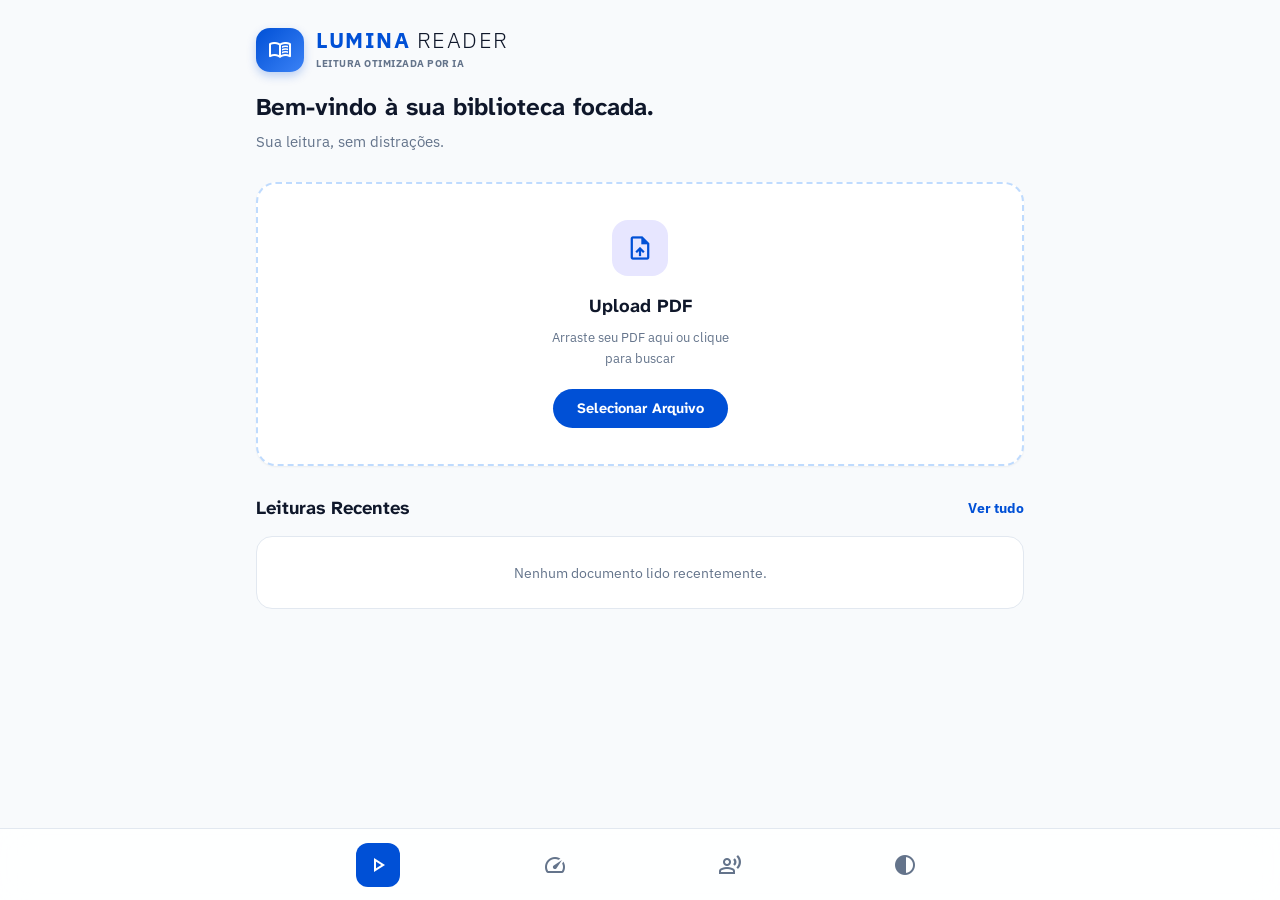
<file: index.html>
<!-- Lumina Reader - Duas Telas Premium (Upload & Reader) -->
<!DOCTYPE html>
<html class="light" lang="pt-BR">
<head>
  <meta charset="utf-8"/>
  <meta name="viewport" content="width=device-width, initial-scale=1.0"/>
  <title>Lumina Reader</title>
  
  <!-- Fonts -->
  <link href="https://fonts.googleapis.com/css2?family=IBM+Plex+Sans:wght@400;500;700&display=swap" rel="stylesheet"/>
  <link href="https://fonts.googleapis.com/css2?family=Atkinson+Hyperlegible+Next:wght@400;700;800&family=Inter:wght@400;700&display=swap" rel="stylesheet"/>
  <link href="https://fonts.googleapis.com/css2?family=Material+Symbols+Outlined:wght,FILL@100..700,0..1&display=swap" rel="stylesheet"/>
  
  <!-- Estilos Externos -->
  <link href="/static/style.css" rel="stylesheet"/>
</head>
<body>

  <!-- ================= TELA 1: PÁGINA INICIAL (HOME) ================= -->
  <div id="home-view" class="view-container">
    <main class="home-main">
      <section class="welcome-section">
        <div class="logo-container" style="display: flex; align-items: center; gap: 12px; margin-bottom: 20px;">
          <div class="logo-icon" style="background: linear-gradient(135deg, var(--color-brand), #3b82f6); padding: 10px 12px; border-radius: 14px; color: white; display: flex; align-items: center; justify-content: center; box-shadow: 0 4px 10px rgba(0, 80, 214, 0.25);">
            <span class="material-symbols-outlined" style="font-size: 24px;">menu_book</span>
          </div>
          <div>
            <div class="logo-text" style="font-size: 1.4rem; font-weight: 900; letter-spacing: 1.5px; color: var(--color-brand); line-height: 1.1;">LUMINA <span style="font-weight: 300; color: var(--color-text);">READER</span></div>
            <div style="font-size: 0.65rem; font-weight: 700; color: var(--color-muted); letter-spacing: 0.5px; text-transform: uppercase; margin-top: 2px;">Leitura Otimizada por IA</div>
          </div>
        </div>
        <h1>Bem-vindo à sua biblioteca focada.</h1>
        <p>Sua leitura, sem distrações.</p>
      </section>
      
      <section class="upload-section">
        <div id="drop-zone" class="upload-zone">
          <div class="upload-icon-wrapper">
            <span class="material-symbols-outlined upload-icon-symbol">upload_file</span>
          </div>
          <h3>Upload PDF</h3>
          <p>Arraste seu PDF aqui ou clique para buscar</p>
          <button id="select-btn" class="btn">Selecionar Arquivo</button>
          <input id="file-input" type="file" accept=".pdf" class="hidden"/>
        </div>
      </section>
      
      <section class="recent-section">
        <div class="recent-header">
          <h2>Leituras Recentes</h2>
          <a href="#" class="view-all-link">Ver tudo</a>
        </div>
        
        <div class="recent-list">
          <div class="no-recent-message" style="text-align: center; padding: 24px; color: var(--color-muted); font-size: 0.9rem; background: var(--bg-card); border-radius: 16px; border: 1px solid var(--color-border); width: 100%;">
            Nenhum documento lido recentemente.
          </div>
        </div>
      </section>
    </main>

    <!-- Barra de Navegação Inferior da Home -->
    <nav class="bottom-nav">
      <button class="nav-btn active">
        <span class="material-symbols-outlined nav-icon-play">play_arrow</span>
      </button>
      <button class="nav-btn">
        <span class="material-symbols-outlined">speed</span>
      </button>
      <button class="nav-btn">
        <span class="material-symbols-outlined">record_voice_over</span>
      </button>
      <button class="nav-btn" id="theme-toggle">
        <span class="material-symbols-outlined">contrast</span>
      </button>
    </nav>
  </div>


  <!-- ================= TELA 2: LEITOR DE PDF (READER) ================= -->
  <div id="reader-view" class="view-container hidden">
    <header class="reader-header">
      <button class="icon-btn" id="back-btn">
        <span class="material-symbols-outlined">arrow_back</span>
      </button>
      <div class="logo" id="header-title">O Capital - Livro I</div>
      <button class="icon-btn" id="search-btn">
        <span class="material-symbols-outlined">search</span>
      </button>
    </header>
    
    <main class="reader-main">
      <!-- Área de Exibição do Texto Extraído em Blocos -->
      <section id="text-container">
        <!-- Banner informativo sobre clique para leitura -->
        <div class="info-banner">
          <span class="material-symbols-outlined info-banner-icon">info</span>
          <span>Clique em qualquer bloco para ouvir a leitura em voz alta.</span>
        </div>
        <div id="text-content">
          <!-- Preenchido dinamicamente com os cards -->
        </div>
      </section>
    </main>

    <!-- Controlador de Áudio/Playback Inferior -->
    <div class="playback-controller">
      <!-- Seletor de Voz -->
      <div class="voice-selector-row">
        <button class="controller-pill-btn" id="voice-btn">
          <span class="material-symbols-outlined pill-icon">person</span>
          <span id="active-voice-label">Francisca (Feminina)</span>
        </button>
        <!-- Menu Flutuante de Vozes -->
        <div class="voice-dropdown hidden" id="voice-dropdown-menu">
          <button class="voice-option active" data-voice="pt-BR-FranciscaNeural" data-provider="local">Francisca (Feminina)</button>
          <button class="voice-option" data-voice="pt-BR-AntonioNeural" data-provider="local">Antônio (Masculino)</button>
        </div>
      </div>

      <!-- Controles de Playback -->
      <div class="playback-controls-row">
        <button class="control-icon-btn" id="prev-btn">
          <span class="material-symbols-outlined">skip_previous</span>
        </button>
        <button class="play-main-btn" id="play-pause-btn">
          <span class="material-symbols-outlined" id="play-icon-symbol">play_arrow</span>
        </button>
        <button class="control-icon-btn" id="next-btn">
          <span class="material-symbols-outlined">skip_next</span>
        </button>
      </div>

      <!-- Seletor de Velocidade -->
      <div class="speed-selector-row">
        <button class="controller-pill-btn" id="speed-btn">
          <span class="material-symbols-outlined pill-icon">link</span>
          <span id="active-speed-label">1.2x</span>
          <span class="material-symbols-outlined dropdown-arrow">arrow_drop_down</span>
        </button>
        <!-- Menu Flutuante de Velocidades -->
        <div class="speed-dropdown hidden" id="speed-dropdown-menu">
          <button class="speed-option" data-speed="0.8">0.8x</button>
          <button class="speed-option" data-speed="1.0">1.0x</button>
          <button class="speed-option active" data-speed="1.2">1.2x</button>
          <button class="speed-option" data-speed="1.5">1.5x</button>
          <button class="speed-option" data-speed="2.0">2.0x</button>
        </div>
      </div>
    </div>
  </div>

  <!-- Reprodutor de Áudio Oculto (Controlado programaticamente via JS) -->
  <audio id="audio-player" class="hidden"></audio>

  <!-- Scripts Externos -->
  <script src="/static/main.js"></script>
</body>
</html>
</file>
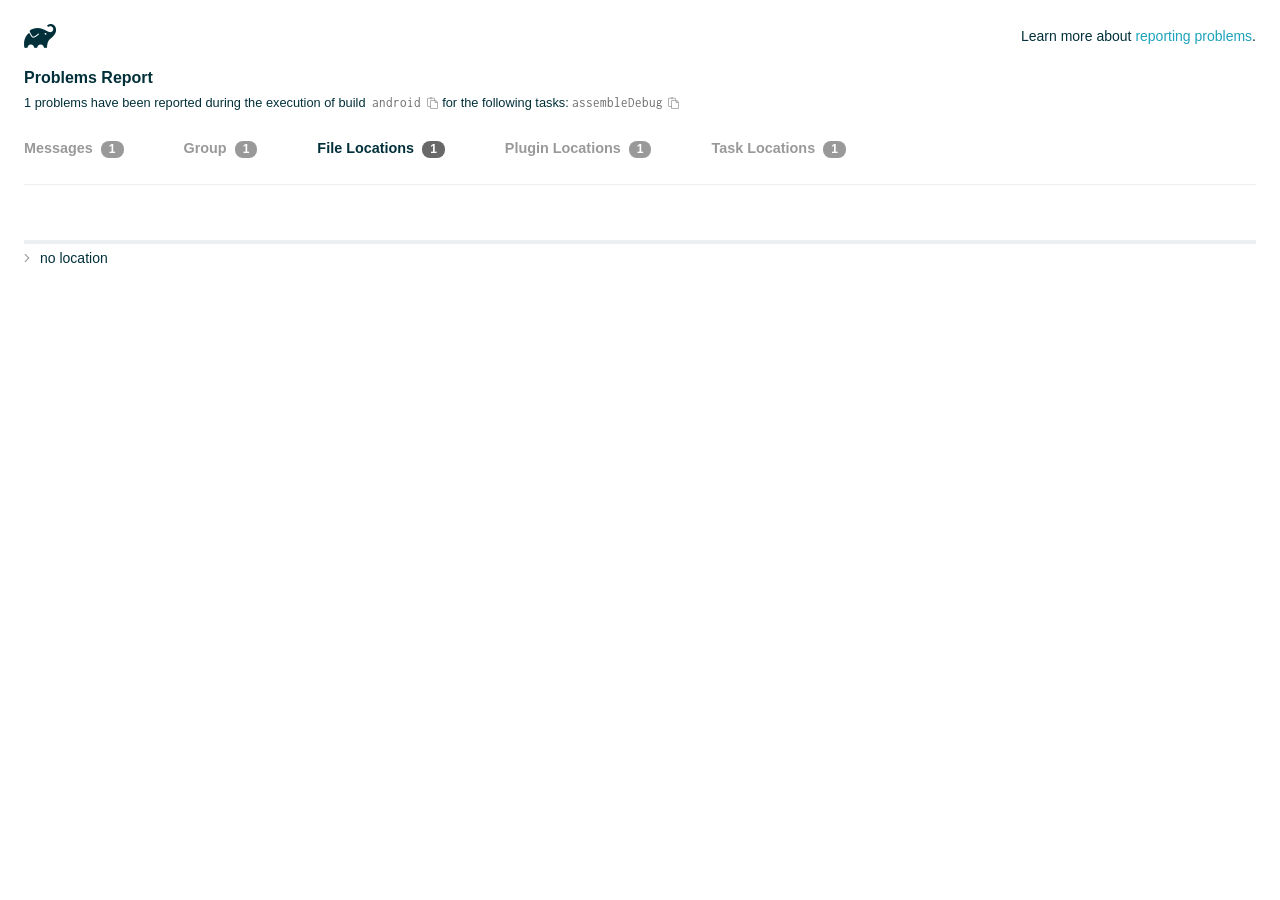
<file: flutter_client/android/build/reports/problems/problems-report.html>
<!DOCTYPE html>

<html lang="en">
<head>
    <!-- Required meta tags -->
    <meta charset="utf-8">
    <meta name="viewport" content="width=device-width, initial-scale=1, shrink-to-fit=no">

                    <style type="text/css">
                /*! normalize.css v7.0.0 | MIT License | github.com/necolas/normalize.css */
html {
    line-height: 1.15;
    -ms-text-size-adjust: 100%;
    -webkit-text-size-adjust: 100%
}

body {
    margin: 0
}

article, aside, footer, header, nav, section {
    display: block
}

h1 {
    font-size: 2em;
    margin: .67em 0
}

figcaption, figure, main {
    display: block
}

figure {
    margin: 1em 40px
}

hr {
    box-sizing: content-box;
    height: 0;
    overflow: visible
}

pre {
    font-family: monospace, monospace;
    font-size: 1em
}

a {
    background-color: transparent;
    -webkit-text-decoration-skip: objects
}

abbr[title] {
    border-bottom: none;
    text-decoration: underline;
    text-decoration: underline dotted
}

b, strong {
    font-weight: inherit
}

b, strong {
    font-weight: bolder
}

code, kbd, samp {
    font-family: monospace, monospace;
    font-size: 1em
}

dfn {
    font-style: italic
}

mark {
    background-color: #ff0;
    color: #000
}

small {
    font-size: 80%
}

sub, sup {
    font-size: 75%;
    line-height: 0;
    position: relative;
    vertical-align: baseline
}

sub {
    bottom: -.25em
}

sup {
    top: -.5em
}

audio, video {
    display: inline-block
}

audio:not([controls]) {
    display: none;
    height: 0
}

img {
    border-style: none
}

svg:not(:root) {
    overflow: hidden
}

button, input, optgroup, select, textarea {
    font-family: sans-serif;
    font-size: 100%;
    line-height: 1.15;
    margin: 0
}

button, input {
    overflow: visible
}

button, select {
    text-transform: none
}

[type=reset], [type=submit], button, html [type=button] {
    -webkit-appearance: button
}

[type=button]::-moz-focus-inner, [type=reset]::-moz-focus-inner, [type=submit]::-moz-focus-inner, button::-moz-focus-inner {
    border-style: none;
    padding: 0
}

[type=button]:-moz-focusring, [type=reset]:-moz-focusring, [type=submit]:-moz-focusring, button:-moz-focusring {
    outline: 1px dotted ButtonText
}

fieldset {
    padding: .35em .75em .625em
}

legend {
    box-sizing: border-box;
    color: inherit;
    display: table;
    max-width: 100%;
    padding: 0;
    white-space: normal
}

progress {
    display: inline-block;
    vertical-align: baseline
}

textarea {
    overflow: auto
}

[type=checkbox], [type=radio] {
    box-sizing: border-box;
    padding: 0
}

[type=number]::-webkit-inner-spin-button, [type=number]::-webkit-outer-spin-button {
    height: auto
}

[type=search] {
    -webkit-appearance: textfield;
    outline-offset: -2px
}

[type=search]::-webkit-search-cancel-button, [type=search]::-webkit-search-decoration {
    -webkit-appearance: none
}

::-webkit-file-upload-button {
    -webkit-appearance: button;
    font: inherit
}

details, menu {
    display: block
}

summary {
    display: list-item
}

canvas {
    display: inline-block
}

template {
    display: none
}

[hidden] {
    display: none
}

/* configuration cache styles */

.report-wrapper {
    margin: 0;
    padding: 0 24px;
}

.gradle-logo {
    width: 32px;
    height: 24px;
    background-image: url("[data-uri]");
    background-size: contain;
}

.header {
    display: flex;
    flex-wrap: wrap;
    position: fixed;
    top: 0;
    left: 0;
    width: 100%;
    padding: 24px 24px 0 24px;
    background-color: white;
    z-index: 1;
}

.learn-more {
    margin-left: auto;
    align-self: center;
    font-size: 0.875rem;
    font-weight: normal;
}

.title {
    display: flex;
    align-items: center;
    padding: 18px 0 24px 0;
    flex: 1 0 100%;
}

.content {
    font-size: 0.875rem;
    padding: 240px 0 48px;
    overflow-x: auto;
    white-space: nowrap;
}

.content ol:first-of-type {
    margin: 0;
}

.tree-btn {
    cursor: pointer;
    display: inline-block;
    width: 16px;
    height: 16px;
    background-size: contain;
    background-repeat: no-repeat;
    vertical-align: middle;
    margin-top: -0.2em;
}

.tree-btn.collapsed {
    background-image: url('data:image/svg+xml;utf8,<svg xmlns="http://www.w3.org/2000/svg" viewBox="0 0 192 512"><path d="M166.9 264.5l-117.8 116c-4.7 4.7-12.3 4.7-17 0l-7.1-7.1c-4.7-4.7-4.7-12.3 0-17L127.3 256 25.1 155.6c-4.7-4.7-4.7-12.3 0-17l7.1-7.1c4.7-4.7 12.3-4.7 17 0l117.8 116c4.6 4.7 4.6 12.3-.1 17z" fill="%23999999" stroke="%23999999"/></svg>');
}

.tree-btn.expanded {
    background-image: url('data:image/svg+xml;utf8,<svg xmlns="http://www.w3.org/2000/svg" viewBox="0 0 256 512"><path d="M119.5 326.9L3.5 209.1c-4.7-4.7-4.7-12.3 0-17l7.1-7.1c4.7-4.7 12.3-4.7 17 0L128 287.3l100.4-102.2c4.7-4.7 12.3-4.7 17 0l7.1 7.1c4.7 4.7 4.7 12.3 0 17L136.5 327c-4.7 4.6-12.3 4.6-17-.1z" fill="%23999999" stroke="%23999999"/></svg>');
}

ul .tree-btn {
    margin-right: 3px;
}

.leaf-icon {
    display: inline-block;
    width: 16px;
    height: 16px;
    background-image: url('data:image/svg+xml;utf8,<svg xmlns="http://www.w3.org/2000/svg" viewBox="0 0 256 512"><path d="M32 256 H224" stroke="%23999999" stroke-width="48" stroke-linecap="round"/></svg>');
    background-size: contain;
    background-repeat: no-repeat;
    vertical-align: middle;
    margin-top: -0.2em;
}

.invisible-text {
    user-select: all; /* Allow the text to be selectable */
    color: transparent; /* Hide the text */
    text-indent: -9999px; /* Move the text out of view */
    position: relative;
    white-space: pre; /* Preserve meaningful whitespace in the invisible text for copying */
}

.text-for-copy {
    display: inline-block;
}

.enum-icon {
    display: inline-block;
    width: 16px;
    height: 16px;
    background-image: url('data:image/svg+xml;utf8,<svg xmlns="http://www.w3.org/2000/svg" viewBox="0 0 1024 1024"><circle cx="512" cy="512" r="200" /></svg>');
    background-size: contain;
    background-repeat: no-repeat;
    vertical-align: middle;
    margin-inline-start: 0.5ex;
    margin-inline-end: 0.5ex;
    margin-top: -0.2em;
}

.error-icon {
    display: inline-block;
    width: 16px;
    height: 16px;
    background-image: url('data:image/svg+xml;utf8,<svg xmlns="http://www.w3.org/2000/svg" viewBox="0 0 320 512"><path d="M193.94 256L296.5 153.44l21.15-21.15c3.12-3.12 3.12-8.19 0-11.31l-22.63-22.63c-3.12-3.12-8.19-3.12-11.31 0L160 222.06 36.29 98.34c-3.12-3.12-8.19-3.12-11.31 0L2.34 120.97c-3.12 3.12-3.12 8.19 0 11.31L126.06 256 2.34 379.71c-3.12 3.12-3.12 8.19 0 11.31l22.63 22.63c3.12 3.12 8.19 3.12 11.31 0L160 289.94 262.56 392.5l21.15 21.15c3.12 3.12 8.19 3.12 11.31 0l22.63-22.63c3.12-3.12 3.12-8.19 0-11.31L193.94 256z" fill="%23FC461E" stroke="%23FC461E"/></svg>');
    background-size: contain;
    background-repeat: no-repeat;
    vertical-align: middle;
    margin-inline-start: 0.5ex;
    margin-inline-end: 0.5ex;
    margin-top: -0.2em;
}

.advice-icon {
    display: inline-block;
    width: 16px;
    height: 16px;
    background-image: url('data:image/svg+xml;utf8,<svg width="800px" height="800px" viewBox="-4.93 0 122.88 122.88" version="1.1" id="Layer_1" xmlns="http://www.w3.org/2000/svg" xmlns:xlink="http://www.w3.org/1999/xlink"  style="enable-background:new 0 0 113.01 122.88" xml:space="preserve"><g><path d="M44.13,102.06c-1.14,0.03-2.14-0.81-2.3-1.96c-0.17-1.2,0.64-2.31,1.82-2.54c-1.3-7.37-4.85-11.43-8.6-15.72 c-2.92-3.34-5.95-6.81-8.34-11.92c-2.35-5.03-3.64-10.23-3.6-15.63c0.05-5.4,1.42-10.96,4.4-16.71c0.02-0.04,0.04-0.07,0.06-0.11 l0,0c3.91-6.62,9.38-11.04,15.47-13.52c5.11-2.09,10.66-2.8,16.1-2.3c5.42,0.5,10.73,2.2,15.37,4.94 c5.9,3.49,10.75,8.67,13.42,15.21c1.44,3.54,2.42,7.49,2.54,11.82c0.12,4.31-0.62,8.96-2.61,13.88 c-2.66,6.59-6.18,10.68-9.47,14.51c-3.03,3.53-5.85,6.81-7.42,11.84c0.89,0.21,1.59,0.94,1.73,1.9c0.17,1.24-0.7,2.39-1.94,2.56 l-0.77,0.11c-0.14,1.09-0.23,2.26-0.27,3.51l0.25-0.04c1.24-0.17,2.39,0.7,2.56,1.94c0.17,1.24-0.7,2.39-1.94,2.56l-0.78,0.11 c0.01,0.15,0.02,0.3,0.03,0.45l0,0c0.07,0.88,0.08,1.73,0.03,2.54l0.13-0.02c1.25-0.15,2.38,0.74,2.54,1.98 c0.15,1.25-0.74,2.38-1.98,2.54l-1.68,0.21c-1.2,3.11-3.34,5.48-5.87,6.94c-1.74,1.01-3.67,1.59-5.61,1.71 c-1.97,0.12-3.96-0.25-5.78-1.13c-2.08-1.02-3.94-2.71-5.29-5.14c-0.65-0.33-1.13-0.97-1.23-1.75c-0.04-0.31-0.01-0.61,0.07-0.89 c-0.39-1.16-0.68-2.43-0.87-3.83l-0.07,0.01c-1.24,0.17-2.39-0.7-2.56-1.94c-0.17-1.24,0.7-2.39,1.94-2.56l0.54-0.08 C44.19,104.32,44.18,103.16,44.13,102.06L44.13,102.06z M2.18,58.86C1.01,58.89,0.04,57.98,0,56.81c-0.04-1.17,0.88-2.14,2.05-2.18 l8.7-0.3c1.17-0.04,2.14,0.88,2.18,2.05c0.04,1.17-0.88,2.14-2.05,2.18L2.18,58.86L2.18,58.86z M110.68,50.25 c1.16-0.12,2.2,0.73,2.32,1.89c0.12,1.16-0.73,2.2-1.89,2.32l-8.66,0.91c-1.16,0.12-2.2-0.73-2.32-1.89 c-0.12-1.16,0.73-2.2,1.89-2.32L110.68,50.25L110.68,50.25z M94.91,14.78c0.65-0.97,1.96-1.23,2.93-0.58 c0.97,0.65,1.23,1.96,0.58,2.93l-4.84,7.24c-0.65,0.97-1.96,1.23-2.93,0.58c-0.97-0.65-1.23-1.96-0.58-2.93L94.91,14.78 L94.91,14.78z M57.63,2.06c0.03-1.17,1-2.09,2.16-2.06c1.17,0.03,2.09,1,2.06,2.16l-0.22,8.7c-0.03,1.17-1,2.09-2.16,2.06 c-1.17-0.03-2.09-1-2.06-2.16L57.63,2.06L57.63,2.06z M13.88,15.53c-0.86-0.8-0.9-2.14-0.11-2.99c0.8-0.86,2.14-0.9,2.99-0.11 l6.37,5.94c0.86,0.8,0.9,2.14,0.11,2.99c-0.8,0.86-2.14,0.9-2.99,0.11L13.88,15.53L13.88,15.53z M47.88,96.95l18.49-2.63 c1.59-6.7,5.05-10.73,8.8-15.08c3.08-3.58,6.36-7.4,8.76-13.34c1.76-4.35,2.41-8.43,2.31-12.19c-0.1-3.75-0.96-7.21-2.24-10.34 c-2.3-5.63-6.51-10.11-11.65-13.15c-4.11-2.43-8.8-3.94-13.59-4.37c-4.77-0.44-9.64,0.19-14.13,2.02 c-5.26,2.15-9.99,5.97-13.39,11.72c-2.64,5.12-3.86,10.02-3.9,14.73c-0.04,4.74,1.11,9.33,3.2,13.8c2.13,4.56,4.97,7.8,7.69,10.92 C42.47,83.9,46.48,88.49,47.88,96.95L47.88,96.95z M65.62,99.02l-17.27,2.45c0.05,1.1,0.07,2.25,0.05,3.47l17.05-2.42 C65.47,101.29,65.52,100.12,65.62,99.02L65.62,99.02z M48.49,109.52c0.12,0.92,0.3,1.76,0.53,2.54l16.55-2.04 c0.11-0.86,0.13-1.77,0.05-2.74l0,0l0-0.02l-0.01-0.17L48.49,109.52L48.49,109.52z M51.37,116.36c0.64,0.67,1.35,1.19,2.1,1.55 c1.15,0.56,2.42,0.79,3.67,0.72c1.29-0.08,2.57-0.47,3.74-1.15c1.1-0.64,2.09-1.53,2.88-2.65L51.37,116.36L51.37,116.36z"/></g></svg>');
    background-size: contain;
    background-repeat: no-repeat;
    vertical-align: middle;
    margin-inline-start: 0.5ex;
    margin-inline-end: 0.5ex;
    margin-top: -0.2em;
}

.warning-icon {
    display: inline-block;
    width: 13px;
    height: 13px;
    background-image: url('data:image/svg+xml;utf8,<svg xmlns="http://www.w3.org/2000/svg" viewBox="0 0 576 512"><path d="M270.2 160h35.5c3.4 0 6.1 2.8 6 6.2l-7.5 196c-.1 3.2-2.8 5.8-6 5.8h-20.5c-3.2 0-5.9-2.5-6-5.8l-7.5-196c-.1-3.4 2.6-6.2 6-6.2zM288 388c-15.5 0-28 12.5-28 28s12.5 28 28 28 28-12.5 28-28-12.5-28-28-28zm281.5 52L329.6 24c-18.4-32-64.7-32-83.2 0L6.5 440c-18.4 31.9 4.6 72 41.6 72H528c36.8 0 60-40 41.5-72zM528 480H48c-12.3 0-20-13.3-13.9-24l240-416c6.1-10.6 21.6-10.7 27.7 0l240 416c6.2 10.6-1.5 24-13.8 24z" fill="%23DEAD22" stroke="%23DEAD22"/></svg>');
    background-size: contain;
    background-repeat: no-repeat;
    vertical-align: middle;
    margin-inline-start: 0.3ex;
    margin-inline-end: 1.1ex;
    margin-top: -0.1em;
}

.documentation-button {
    cursor: pointer;
    display: inline-block;
    width: 13px;
    height: 13px;
    background-image: url('data:image/svg+xml;utf8,<svg xmlns="http://www.w3.org/2000/svg" viewBox="0 0 512 512"><path d="M256 340c-15.464 0-28 12.536-28 28s12.536 28 28 28 28-12.536 28-28-12.536-28-28-28zm7.67-24h-16c-6.627 0-12-5.373-12-12v-.381c0-70.343 77.44-63.619 77.44-107.408 0-20.016-17.761-40.211-57.44-40.211-29.144 0-44.265 9.649-59.211 28.692-3.908 4.98-11.054 5.995-16.248 2.376l-13.134-9.15c-5.625-3.919-6.86-11.771-2.645-17.177C185.658 133.514 210.842 116 255.67 116c52.32 0 97.44 29.751 97.44 80.211 0 67.414-77.44 63.849-77.44 107.408V304c0 6.627-5.373 12-12 12zM256 40c118.621 0 216 96.075 216 216 0 119.291-96.61 216-216 216-119.244 0-216-96.562-216-216 0-119.203 96.602-216 216-216m0-32C119.043 8 8 119.083 8 256c0 136.997 111.043 248 248 248s248-111.003 248-248C504 119.083 392.957 8 256 8z" fill="%23999999" stroke="%23999999"/></svg>');
    background-size: contain;
    background-repeat: no-repeat;
    vertical-align: middle;
    margin-inline-start: 0.5ex;
    margin-inline-end: 0.5ex;
    margin-top: -0.2em;
}

.documentation-button::selection {
    color: transparent;
}

.documentation-button:hover {
    color: transparent;
}

.copy-button {
    cursor: pointer;
    display: inline-block;
    width: 12px;
    height: 12px;
    background-image: url('data:image/svg+xml;utf8,<svg xmlns="http://www.w3.org/2000/svg" viewBox="0 0 448 512"><path d="M433.941 193.941l-51.882-51.882A48 48 0 0 0 348.118 128H320V80c0-26.51-21.49-48-48-48h-66.752C198.643 13.377 180.858 0 160 0s-38.643 13.377-45.248 32H48C21.49 32 0 53.49 0 80v288c0 26.51 21.49 48 48 48h80v48c0 26.51 21.49 48 48 48h224c26.51 0 48-21.49 48-48V227.882a48 48 0 0 0-14.059-33.941zm-22.627 22.627a15.888 15.888 0 0 1 4.195 7.432H352v-63.509a15.88 15.88 0 0 1 7.431 4.195l51.883 51.882zM160 30c9.941 0 18 8.059 18 18s-8.059 18-18 18-18-8.059-18-18 8.059-18 18-18zM48 384c-8.822 0-16-7.178-16-16V80c0-8.822 7.178-16 16-16h66.752c6.605 18.623 24.389 32 45.248 32s38.643-13.377 45.248-32H272c8.822 0 16 7.178 16 16v48H176c-26.51 0-48 21.49-48 48v208H48zm352 96H176c-8.822 0-16-7.178-16-16V176c0-8.822 7.178-16 16-16h144v72c0 13.2 10.8 24 24 24h72v208c0 8.822-7.178 16-16 16z" fill="%23999999" stroke="%23999999"/></svg>');
    background-size: contain;
    background-repeat: no-repeat;
    vertical-align: middle;
    margin-inline-start: 0.5ex;
    margin-top: -0.2em;
}

.groups{
    display: flex;
    border-bottom: 1px solid #EDEEEF;
    flex: 1 0 100%;
}

.uncategorized {
    display: flex;
    border-top: 4px solid #EDEEEF;
    flex: 1 0 100%;
}

.group-selector {
    padding: 0 52px 24px 0;
    font-size: 0.9rem;
    font-weight: bold;
    color: #999999;
    cursor: pointer;
}

.group-selector__count {
    margin: 0 8px;
    border-radius: 8px;
    background-color: #999;
    color: #fff;
    padding: 1px 8px 2px;
    font-size: 0.75rem;
}

.group-selector--active {
    color: #02303A;
    cursor: auto;
}

.group-selector--active .group-selector__count {
    background-color: #686868;
}

.group-selector--disabled {
    cursor: not-allowed;
}

.accordion-header {
    cursor: pointer;
}

.container {
    padding-left: 0.5em;
    padding-right: 0.5em;
}

.stacktrace {
    border-radius: 4px;
    overflow-x: auto;
    padding: 0.5rem;
    margin-bottom: 0;
    min-width: 1000px;
}

/* Lato (bold, regular) */
@font-face {
    font-display: swap;
    font-family: Lato;
    font-weight: 500;
    font-style: normal;
    src: url("https://assets.gradle.com/lato/fonts/lato-semibold/lato-semibold.woff2") format("woff2"),
    url("https://assets.gradle.com/lato/fonts/lato-semibold/lato-semibold.woff") format("woff");
}

@font-face {
    font-display: swap;
    font-family: Lato;
    font-weight: bold;
    font-style: normal;
    src: url("https://assets.gradle.com/lato/fonts/lato-bold/lato-bold.woff2") format("woff2"),
    url("https://assets.gradle.com/lato/fonts/lato-bold/lato-bold.woff") format("woff");
}

* {
    -webkit-box-sizing: border-box;
    -moz-box-sizing: border-box;
    box-sizing: border-box;
}

html,
body {
    margin: 0;
    padding: 0;
}

html {
    font-family: "Lato", "Helvetica Neue", Arial, sans-serif;
    font-size: 16px;
    font-weight: 400;
    line-height: 1.5;
}

body {
    color: #02303A;
    background-color: #ffffff;
    -webkit-text-size-adjust: 100%;
    -ms-text-size-adjust: 100%;
    -webkit-font-smoothing: antialiased;
}


/* typography */
h1, h2, h3, h4, h5, h6 {
    color: #02303A;
    text-rendering: optimizeLegibility;
    margin: 0;
}

h1 {
    font-size: 1rem;
}

h2 {
    font-size: 0.9rem;
}

h3 {
    font-size: 1.125rem;
}

h4, h5, h6 {
    font-size: 0.875rem;
}

h1 code {
    font-weight: bold;
}

ul, ol, dl {
    list-style-position: outside;
    line-height: 1.6;
    padding: 0;
    margin: 0 0 0 20px;
    list-style-type: none;
}

li {
    line-height: 2;
}

a {
    color: #1DA2BD;
    text-decoration: none;
    transition: all 0.3s ease, visibility 0s;
}

a:hover {
    color: #35c1e4;
}

/* code */
code, pre {
    font-family: Inconsolata, Monaco, "Courier New", monospace;
    font-style: normal;
    font-variant-ligatures: normal;
    font-variant-caps: normal;
    font-variant-numeric: normal;
    font-variant-east-asian: normal;
    font-weight: normal;
    font-stretch: normal;
    color: #686868;
}

*:not(pre) > code {
    letter-spacing: 0;
    padding: 0.1em 0.5ex;
    text-rendering: optimizeSpeed;
    word-spacing: -0.15em;
    word-wrap: break-word;
}

pre {
    font-size: 0.75rem;
    line-height: 1.8;
    margin-top: 0;
    margin-bottom: 1.5em;
    padding: 1rem;
}

pre code {
    background-color: transparent;
    color: inherit;
    line-height: 1.8;
    font-size: 100%;
    padding: 0;
}

a code {
    color: #1BA8CB;
}

pre.code, pre.programlisting, pre.screen, pre.tt {
    background-color: #f7f7f8;
    border-radius: 4px;
    font-size: 1em;
    line-height: 1.45;
    margin-bottom: 1.25em;
    overflow-x: auto;
    padding: 1rem;
}

li em, p em {
    padding: 0 1px;
}

code em, tt em {
    text-decoration: none;
}

code + .copy-button {
    margin-inline-start: 0.2ex;
}

.java-exception {
    font-size: 0.75rem;
    padding-left: 24px;
}

.java-exception ul {
    margin: 0;
    line-height: inherit;
}

.java-exception code {
    white-space: pre;
}

.java-exception-part-toggle {
    user-select: none;
    cursor: pointer;
    border-radius: 2px;
    padding: 0.1em 0.2em;
    background: azure;
    color: #686868;
}

                </style>
    <!-- Inconsolata is used as a default monospace font in the report. -->
    <link rel="stylesheet" href="https://fonts.googleapis.com/css?family=Inconsolata:400,700" />

    <title>Gradle Configuration Cache</title>
</head>
<body>

<div id="playground"></div>

<div class="report" id="report">
    Loading...
</div>

<script type="text/javascript">
function configurationCacheProblems() { return (
// begin-report-data
{"diagnostics":[{"locations":[{"pluginId":"kotlin-android"}],"problem":[{"text":"Deprecated 'org.jetbrains.kotlin.android' plugin usage"}],"severity":"WARNING","problemDetails":[{"text":"The 'org.jetbrains.kotlin.android' plugin in project ':app' is no longer required for Kotlin support since AGP 9.0."}],"contextualLabel":"Deprecated 'org.jetbrains.kotlin.android' plugin usage","documentationLink":"https://kotl.in/gradle/agp-built-in-kotlin","problemId":[{"name":"kgp:deprecation","displayName":"Kotlin Gradle Plugin Deprecation"},{"name":"kotlin","displayName":"Kotlin"},{"name":"deprecated-kotlin-android-plugin","displayName":"Deprecated 'org.jetbrains.kotlin.android' plugin usage"}],"solutions":[[{"text":"Remove both `android.builtInKotlin=true` and `android.newDsl=false` from `gradle.properties`, then migrate to built-in Kotlin."}]]}],"problemsReport":{"totalProblemCount":1,"buildName":"android","requestedTasks":"assembleDebug","documentationLink":"https://docs.gradle.org/9.1.0/userguide/reporting_problems.html","documentationLinkCaption":"Problem report","summaries":[]}}
// end-report-data
);}
</script>
                <script type="text/javascript">
                !function(n,t){"object"==typeof exports&&"object"==typeof module?module.exports=t():"function"==typeof define&&define.amd?define([],t):"object"==typeof exports?exports["configuration-cache-report"]=t():n["configuration-cache-report"]=t()}(this,(()=>(({70:function(){void 0===ArrayBuffer.isView&&(ArrayBuffer.isView=function(n){return null!=n&&null!=n.__proto__&&n.__proto__.__proto__===Int8Array.prototype.__proto__}),void 0===Math.imul&&(Math.imul=function(n,t){return(4294901760&n)*(65535&t)+(65535&n)*(0|t)|0}),this["configuration-cache-report"]=function(n){"use strict";var t,r,i,e,u,o,f,s,c,a,h,l,_,v,d,g,w,b,p,m,k,q,y,B,C,x,j,P,I,S,z,T,E,L,N,A,M,F,D,O,R,H,$,G,U,V,Q,Z,Y,W,K,X,J,nn,tn,rn,en,un,on,fn,sn,cn,an,hn,ln,_n,vn,dn,gn,wn,bn,pn,mn,kn,qn,yn,Bn,Cn,xn,jn,Pn,In,Sn,zn,Tn,En,Ln,Nn,An,Mn=Math.imul,Fn=ArrayBuffer.isView;function Dn(n,t){if(!(t>=0))throw _u(ce("Requested element count "+t+" is less than zero."));return function(n,t){if(!(t>=0))throw _u(ce("Requested element count "+t+" is less than zero."));if(0===t)return Ct();if(t>=n.length)return function(n){switch(n.length){case 0:return Ct();case 1:return qr(n[0]);default:return function(n){return Hr(function(n){return new It(n,!1)}(n))}(n)}}(n);if(1===t)return qr(n[0]);var r=0,i=Rr(),e=0,u=n.length;n:for(;e<u;){var o=n[e];if(e=e+1|0,i.d(o),(r=r+1|0)===t)break n}return i}(n,rt(n.length-t|0,0))}function On(n,t,r,i,e,u,o){return t=t===A?", ":t,r=r===A?"":r,i=i===A?"":i,e=e===A?-1:e,u=u===A?"...":u,o=o===A?null:o,function(n,t,r,i,e,u,o,f){r=r===A?", ":r,i=i===A?"":i,e=e===A?"":e,u=u===A?-1:u,o=o===A?"...":o,f=f===A?null:f,t.e(i);var s=0,c=0,a=n.length;n:for(;c<a;){var h=n[c];if(c=c+1|0,(s=s+1|0)>1&&t.e(r),!(u<0||s<=u))break n;Jt(t,h,f)}return u>=0&&s>u&&t.e(o),t.e(e),t}(n,Bi(),t,r,i,e,u,o).toString()}function Rn(n){return n.length-1|0}function Hn(n,t){if(null==t){var r=0,i=n.length-1|0;if(r<=i)do{var e=r;if(r=r+1|0,null==n[e])return e}while(r<=i)}else{var u=0,o=n.length-1|0;if(u<=o)do{var f=u;if(u=u+1|0,le(t,n[f]))return f}while(u<=o)}return-1}function $n(n,t,r,i,e,u,o){return t=t===A?", ":t,r=r===A?"":r,i=i===A?"":i,e=e===A?-1:e,u=u===A?"...":u,o=o===A?null:o,Gn(n,Bi(),t,r,i,e,u,o).toString()}function Gn(n,t,r,i,e,u,o,f){r=r===A?", ":r,i=i===A?"":i,e=e===A?"":e,u=u===A?-1:u,o=o===A?"...":o,f=f===A?null:f,t.e(i);var s=0,c=n.f();n:for(;c.g();){var a=c.h();if((s=s+1|0)>1&&t.e(r),!(u<0||s<=u))break n;Jt(t,a,f)}return u>=0&&s>u&&t.e(o),t.e(e),t}function Un(n){if(n.i())throw xu("List is empty.");return n.j(0)}function Vn(n){return new tt(n)}function Qn(n){if(Ke(n,Di)){var t;switch(n.k()){case 0:t=Ct();break;case 1:t=qr(Ke(n,Fi)?n.j(0):n.f().h());break;default:t=Zn(n)}return t}return xt(Xn(n))}function Zn(n){return Hr(n)}function Yn(n){if(Ke(n,Di)&&n.k()<=1)return Qn(n);var t=Xn(n);return function(n){var t=(n.k()/2|0)-1|0;if(t<0)return br();var r=jt(n),i=0;if(i<=t)do{var e=i;i=i+1|0;var u=n.j(e);n.f4(e,n.j(r)),n.f4(r,u),r=r-1|0}while(e!==t)}(t),t}function Wn(n,t){if(!(t>=0))throw _u(ce("Requested element count "+t+" is less than zero."));return function(n,t){if(!(t>=0))throw _u(ce("Requested element count "+t+" is less than zero."));if(0===t)return Ct();if(Ke(n,Di)){if(t>=n.k())return Qn(n);if(1===t)return qr(function(n){if(Ke(n,Fi))return Un(n);var t=n.f();if(!t.g())throw xu("Collection is empty.");return t.h()}(n))}var r=0,i=Rr(),e=n.f();n:for(;e.g();){var u=e.h();if(i.d(u),(r=r+1|0)===t)break n}return xt(i)}(n,rt(n.k()-t|0,0))}function Kn(n,t){if(!(t>=0))throw _u(ce("Requested element count "+t+" is less than zero."));if(0===t)return Ct();var r=n.k();if(t>=r)return Qn(n);if(1===t)return qr(Jn(n));var i=Rr();if(Ke(n,bi)){var e=r-t|0;if(e<r)do{var u=e;e=e+1|0,i.d(n.j(u))}while(e<r)}else for(var o=n.l(r-t|0);o.g();){var f=o.h();i.d(f)}return i}function Xn(n){return Ke(n,Di)?Zn(n):nt(n,Or())}function Jn(n){if(n.i())throw xu("List is empty.");return n.j(jt(n))}function nt(n,t){for(var r=n.f();r.g();){var i=r.h();t.d(i)}return t}function tt(n){this.n_1=n}function rt(n,t){return n<t?t:n}function it(n,t){return n>t?t:n}function et(n,t){return Kt().q(n,t,-1)}function ut(n,t){return new Ft(n,t)}function ot(n){var t=n.f();if(!t.g())return Ct();var r=t.h();if(!t.g())return qr(r);var i=Or();for(i.d(r);t.g();)i.d(t.h());return i}function ft(n){this.r_1=n}function st(n,t){this.s_1=n,this.t_1=t}function ct(){}function at(n){this.x_1=n,this.w_1=0}function ht(n,t){this.a1_1=n,at.call(this,n),_t().b1(t,this.a1_1.k()),this.w_1=t}function lt(){t=this}function _t(){return null==t&&new lt,t}function vt(){_t(),ct.call(this)}function dt(n){this.h1_1=n}function gt(n,t){return t===n?"(this Map)":Vi(t)}function wt(n,t){var r;n:{for(var i=n.o().f();i.g();){var e=i.h();if(le(e.j1(),t)){r=e;break n}}r=null}return r}function bt(){r=this}function pt(){return null==r&&new bt,r}function mt(n){this.q1_1=n,ct.call(this)}function kt(){pt(),this.n1_1=null,this.o1_1=null}function qt(){i=this}function yt(){return null==i&&new qt,i}function Bt(n){return n.length>0?ou(n):Ct()}function Ct(){return null==e&&new Pt,e}function xt(n){switch(n.k()){case 0:return Ct();case 1:return qr(n.j(0));default:return n}}function jt(n){return n.k()-1|0}function Pt(){e=this,this.z1_1=new ke(-1478467534,-1720727600)}function It(n,t){this.b2_1=n,this.c2_1=t}function St(){u=this}function zt(){return null==u&&new St,u}function Tt(n,t){return Ke(n,Di)?n.k():t}function Et(n,t){if(Ke(t,Di))return n.m(t);for(var r=!1,i=t.f();i.g();){var e=i.h();n.d(e)&&(r=!0)}return r}function Lt(){}function Nt(n,t){this.h2_1=n,this.g2_1=n.i2_1.l(function(n,t){if(!(0<=t&&t<=n.k()))throw du("Position index "+t+" must be in range ["+Ve(0,n.k())+"].");return n.k()-t|0}(n,t))}function At(n){vt.call(this),this.i2_1=n}function Mt(n){this.k2_1=n,this.j2_1=n.l2_1.f()}function Ft(n,t){this.l2_1=n,this.m2_1=t}function Dt(n){for(;n.n2_1.g();){var t=n.n2_1.h();if(n.q2_1.t2_1(t)===n.q2_1.s2_1)return n.p2_1=t,n.o2_1=1,br()}n.o2_1=0}function Ot(n){this.q2_1=n,this.n2_1=n.r2_1.f(),this.o2_1=-1,this.p2_1=null}function Rt(n,t,r){t=t===A||t,this.r2_1=n,this.s2_1=t,this.t2_1=r}function Ht(){return null==o&&new $t,o}function $t(){o=this,this.u2_1=new ke(1993859828,793161749)}function Gt(n,t,r){return Ut(Ut(n,r)-Ut(t,r)|0,r)}function Ut(n,t){var r=n%t|0;return r>=0?r:r+t|0}function Vt(){f=this,this.p_1=new Zt(1,0)}function Qt(){return null==f&&new Vt,f}function Zt(n,t){Qt(),Xt.call(this,n,t,1)}function Yt(n,t,r){Lt.call(this),this.d3_1=r,this.e3_1=t,this.f3_1=this.d3_1>0?n<=t:n>=t,this.g3_1=this.f3_1?n:this.e3_1}function Wt(){s=this}function Kt(){return null==s&&new Wt,s}function Xt(n,t,r){if(Kt(),0===r)throw _u("Step must be non-zero.");if(r===mr().MIN_VALUE)throw _u("Step must be greater than Int.MIN_VALUE to avoid overflow on negation.");this.z2_1=n,this.a3_1=function(n,t,r){var i;if(r>0)i=n>=t?t:t-Gt(t,n,r)|0;else{if(!(r<0))throw _u("Step is zero.");i=n<=t?t:t+Gt(n,t,0|-r)|0}return i}(n,t,r),this.b3_1=r}function Jt(n,t,r){null!=r?n.e(r(t)):null==t||nu(t)?n.e(t):t instanceof Mi?n.i3(t.h3_1):n.e(Vi(t))}function nr(n,t,r){if(n===t)return!0;if(!(r=r!==A&&r))return!1;var i=xi(n),e=xi(t);return i===e||le(new Mi(ne(Li(i).toLowerCase(),0)),new Mi(ne(Li(e).toLowerCase(),0)))}function tr(n){return re(n)-1|0}function rr(n,t,r,i){return r=r===A?0:r,(i=i!==A&&i)||"string"!=typeof n?ir(n,t,r,re(n),i):n.indexOf(t,r)}function ir(n,t,r,i,e,u){var o=(u=u!==A&&u)?et(it(r,tr(n)),rt(i,0)):Ve(rt(r,0),it(i,re(n)));if("string"==typeof n&&"string"==typeof t){var f=o.z2_1,s=o.a3_1,c=o.b3_1;if(c>0&&f<=s||c<0&&s<=f)do{var a=f;if(f=f+c|0,Ti(t,0,n,a,re(t),e))return a}while(a!==s)}else{var h=o.z2_1,l=o.a3_1,_=o.b3_1;if(_>0&&h<=l||_<0&&l<=h)do{var v=h;if(h=h+_|0,fr(t,0,n,v,re(t),e))return v}while(v!==l)}return-1}function er(n){var t=0,r=re(n)-1|0,i=!1;n:for(;t<=r;){var e=ji(ne(n,i?r:t));if(i){if(!e)break n;r=r-1|0}else e?t=t+1|0:i=!0}return ie(n,t,r+1|0)}function ur(n,t){return ce(ie(n,t.y2(),t.c3()+1|0))}function or(n,t,r,i,e){r=r===A?0:r,i=i!==A&&i,sr(e=e===A?0:e);var u,o,f=ou(t);return new hr(n,r,e,(u=f,o=i,function(n,t){var r=function(n,t,r,i){if(!i&&1===t.k()){var e=function(n){if(Ke(n,Fi))return function(n){var t;switch(n.k()){case 0:throw xu("List is empty.");case 1:t=n.j(0);break;default:throw _u("List has more than one element.")}return t}(n);var t=n.f();if(!t.g())throw xu("Collection is empty.");var r=t.h();if(t.g())throw _u("Collection has more than one element.");return r}(t),u=rr(n,e,r);return u<0?null:_r(u,e)}var o=Ve(rt(r,0),re(n));if("string"==typeof n){var f=o.z2_1,s=o.a3_1,c=o.b3_1;if(c>0&&f<=s||c<0&&s<=f)do{var a,h=f;f=f+c|0;n:{for(var l=t.f();l.g();){var _=l.h();if(Ti(_,0,n,h,_.length,i)){a=_;break n}}a=null}if(null!=a)return _r(h,a)}while(h!==s)}else{var v=o.z2_1,d=o.a3_1,g=o.b3_1;if(g>0&&v<=d||g<0&&d<=v)do{var w,b=v;v=v+g|0;n:{for(var p=t.f();p.g();){var m=p.h();if(fr(m,0,n,b,m.length,i)){w=m;break n}}w=null}if(null!=w)return _r(b,w)}while(b!==d)}return null}(n,u,t,o);return null==r?null:_r(r.t3_1,r.u3_1.length)}))}function fr(n,t,r,i,e,u){if(i<0||t<0||t>(re(n)-e|0)||i>(re(r)-e|0))return!1;var o=0;if(o<e)do{var f=o;if(o=o+1|0,!nr(ne(n,t+f|0),ne(r,i+f|0),u))return!1}while(o<e);return!0}function sr(n){if(!(n>=0))throw _u(ce("Limit must be non-negative, but was "+n))}function cr(n){if(n.l3_1<0)n.j3_1=0,n.m3_1=null;else{var t;if(n.o3_1.r3_1>0?(n.n3_1=n.n3_1+1|0,t=n.n3_1>=n.o3_1.r3_1):t=!1,t||n.l3_1>re(n.o3_1.p3_1))n.m3_1=Ve(n.k3_1,tr(n.o3_1.p3_1)),n.l3_1=-1;else{var r=n.o3_1.s3_1(n.o3_1.p3_1,n.l3_1);if(null==r)n.m3_1=Ve(n.k3_1,tr(n.o3_1.p3_1)),n.l3_1=-1;else{var i=r.v3(),e=r.w3();n.m3_1=function(n,t){return t<=mr().MIN_VALUE?Qt().p_1:Ve(n,t-1|0)}(n.k3_1,i),n.k3_1=i+e|0,n.l3_1=n.k3_1+(0===e?1:0)|0}}n.j3_1=1}}function ar(n){this.o3_1=n,this.j3_1=-1,this.k3_1=function(n,t,r){if(0>r)throw _u("Cannot coerce value to an empty range: maximum "+r+" is less than minimum 0.");return n<0?0:n>r?r:n}(n.q3_1,0,re(n.p3_1)),this.l3_1=this.k3_1,this.m3_1=null,this.n3_1=0}function hr(n,t,r,i){this.p3_1=n,this.q3_1=t,this.r3_1=r,this.s3_1=i}function lr(n,t){this.t3_1=n,this.u3_1=t}function _r(n,t){return new lr(n,t)}function vr(){}function dr(){}function gr(){}function wr(){c=this}function br(){return null==c&&new wr,c}function pr(){a=this,this.MIN_VALUE=-2147483648,this.MAX_VALUE=2147483647,this.SIZE_BYTES=4,this.SIZE_BITS=32}function mr(){return null==a&&new pr,a}function kr(n){for(var t=[],r=n.f();r.g();)t.push(r.h());return t}function qr(n){return 0===(t=[n]).length?Or():Hr(new It(t,!0));var t}function yr(n){return n<0&&function(){throw Pu("Index overflow has happened.")}(),n}function Br(n){return void 0!==n.toArray?n.toArray():kr(n)}function Cr(n){return function(n,t){for(var r=0,i=n.length;r<i;){var e=n[r];r=r+1|0,t.d(e)}return t}(t=[n],(r=t.length,i=de(ve(ni)),function(n,t,r){Mr.call(r),ni.call(r),r.y5_1=function(n){return Kr(n,0,de(ve(Xr)))}(n)}(r,0,i),i));var t,r,i}function xr(){ct.call(this)}function jr(n){this.j4_1=n,this.h4_1=0,this.i4_1=-1}function Pr(n,t){this.n4_1=n,jr.call(this,n),_t().b1(t,this.n4_1.k()),this.h4_1=t}function Ir(){xr.call(this),this.o4_1=0}function Sr(n){this.r4_1=n}function zr(n){this.s4_1=n}function Tr(n,t){this.t4_1=n,this.u4_1=t}function Er(){Mr.call(this)}function Lr(n){this.x4_1=n,Mr.call(this)}function Nr(n){this.e5_1=n,xr.call(this)}function Ar(){kt.call(this),this.c5_1=null,this.d5_1=null}function Mr(){xr.call(this)}function Fr(){h=this;var n=Rr();n.c_1=!0,this.i5_1=n}function Dr(){return null==h&&new Fr,h}function Or(){return n=de(ve(Gr)),t=[],Gr.call(n,t),n;var n,t}function Rr(n){return t=de(ve(Gr)),r=[],Gr.call(t,r),t;var t,r}function Hr(n){return function(n,t){var r;return r=Br(n),Gr.call(t,r),t}(n,de(ve(Gr)))}function $r(n,t){return _t().e1(t,n.k()),t}function Gr(n){Dr(),Ir.call(this),this.b_1=n,this.c_1=!1}function Ur(n,t,r,i,e){if(r===i)return n;var u=(r+i|0)/2|0,o=Ur(n,t,r,u,e),f=Ur(n,t,u+1|0,i,e),s=o===t?n:t,c=r,a=u+1|0,h=r;if(h<=i)do{var l=h;if(h=h+1|0,c<=u&&a<=i){var _=o[c],v=f[a];e.compare(_,v)<=0?(s[l]=_,c=c+1|0):(s[l]=v,a=a+1|0)}else c<=u?(s[l]=o[c],c=c+1|0):(s[l]=f[a],a=a+1|0)}while(l!==i);return s}function Vr(n,t){return(3&n)-(3&t)|0}function Qr(){_=this}function Zr(n){this.n5_1=n,Er.call(this)}function Yr(n){return function(n,t){Ar.call(t),Xr.call(t),t.t5_1=n,t.u5_1=n.w5()}(new ui((null==_&&new Qr,_)),n),n}function Wr(){return Yr(de(ve(Xr)))}function Kr(n,t,r){if(Yr(r),!(n>=0))throw _u(ce("Negative initial capacity: "+n));if(!(t>=0))throw _u(ce("Non-positive load factor: "+t));return r}function Xr(){this.v5_1=null}function Jr(n,t){return Mr.call(t),ni.call(t),t.y5_1=n,t}function ni(){}function ti(n,t){var r=ii(n,n.h6_1.m5(t));if(null==r)return null;var i=r;if(null!=i&&Xe(i))return ri(i,n,t);var e=i;return n.h6_1.l5(e.j1(),t)?e:null}function ri(n,t,r){var i;n:{for(var e=0,u=n.length;e<u;){var o=n[e];if(e=e+1|0,t.h6_1.l5(o.j1(),r)){i=o;break n}}i=null}return i}function ii(n,t){var r=n.i6_1[t];return void 0===r?null:r}function ei(n){this.g6_1=n,this.z5_1=-1,this.a6_1=Object.keys(n.i6_1),this.b6_1=-1,this.c6_1=null,this.d6_1=!1,this.e6_1=-1,this.f6_1=null}function ui(n){this.h6_1=n,this.i6_1=this.k6(),this.j6_1=0}function oi(){}function fi(n){this.n6_1=n,this.l6_1=null,this.m6_1=null,this.m6_1=this.n6_1.y6_1.v6_1}function si(){v=this;var n,t=(_i(0,0,n=de(ve(vi))),n);t.x6_1=!0,this.e7_1=t}function ci(){return null==v&&new si,v}function ai(n,t,r){this.d7_1=n,Tr.call(this,t,r),this.b7_1=null,this.c7_1=null}function hi(n){this.y6_1=n,Er.call(this)}function li(){return Yr(n=de(ve(vi))),vi.call(n),n.w6_1=Wr(),n;var n}function _i(n,t,r){return Kr(n,t,r),vi.call(r),r.w6_1=Wr(),r}function vi(){ci(),this.v6_1=null,this.x6_1=!1}function di(){d=this;var n=gi(0),t=n.y5_1;(t instanceof vi?t:pe()).j5(),this.f7_1=n}function gi(n){return function(n,t){return function(n,t,r){Jr(function(n,t){return _i(n,t,de(ve(vi)))}(n,t),r),wi.call(r)}(n,0,t),t}(n,de(ve(wi)))}function wi(){null==d&&new di}function bi(){}function pi(){}function mi(n){pi.call(this),this.k7_1=n}function ki(){qi.call(this)}function qi(){pi.call(this),this.m7_1=""}function yi(){if(!w){w=!0;var n="undefined"!=typeof process&&process.versions&&!!process.versions.node;g=n?new mi(process.stdout):new ki}}function Bi(){return n=de(ve(Ci)),Ci.call(n,""),n;var n}function Ci(n){this.o7_1=void 0!==n?n:""}function xi(n){var t=Li(n).toUpperCase();return t.length>1?n:ne(t,0)}function ji(n){return function(n){return 9<=n&&n<=13||28<=n&&n<=32||160===n||n>4096&&(5760===n||8192<=n&&n<=8202||8232===n||8233===n||8239===n||8287===n||12288===n)}(n)}function Pi(){b=this,this.q7_1=new RegExp("[\\\\^$*+?.()|[\\]{}]","g"),this.r7_1=new RegExp("[\\\\$]","g"),this.s7_1=new RegExp("\\$","g")}function Ii(){return null==b&&new Pi,b}function Si(n,t){Ii(),this.v7_1=n,this.w7_1=function(n){if(Ke(n,Di)){var t;switch(n.k()){case 0:t=Ht();break;case 1:t=Cr(Ke(n,Fi)?n.j(0):n.f().h());break;default:t=nt(n,gi(n.k()))}return t}return function(n){switch(n.k()){case 0:return Ht();case 1:return Cr(n.f().h());default:return n}}(nt(n,(r=de(ve(wi)),Jr(li(),r),wi.call(r),r)));var r}(t),this.x7_1=new RegExp(n,$n(t,"","gu",A,A,A,zi)),this.y7_1=null,this.z7_1=null}function zi(n){return n.d8_1}function Ti(n,t,r,i,e,u){return fr(n,t,r,i,e,u=u!==A&&u)}function Ei(n,t){return n-t|0}function Li(n){return String.fromCharCode(n)}function Ni(){p=this,this.e8_1=0,this.f8_1=65535,this.g8_1=55296,this.h8_1=56319,this.i8_1=56320,this.j8_1=57343,this.k8_1=55296,this.l8_1=57343,this.m8_1=2,this.n8_1=16}function Ai(){return null==p&&new Ni,p}function Mi(n){Ai(),this.h3_1=n}function Fi(){}function Di(){}function Oi(){}function Ri(){}function Hi(){}function $i(){}function Gi(){m=this}function Ui(n,t){null==m&&new Gi,this.p8_1=n,this.q8_1=t}function Vi(n){var t=null==n?null:ce(n);return null==t?"null":t}function Qi(n){return new Zi(n)}function Zi(n){this.t8_1=n,this.s8_1=0}function Yi(){return Ji(),k}function Wi(){return Ji(),q}function Ki(){return Ji(),y}function Xi(){return Ji(),B}function Ji(){x||(x=!0,k=new ArrayBuffer(8),q=new Float64Array(Yi()),new Float32Array(Yi()),y=new Int32Array(Yi()),Wi()[0]=-1,B=0!==Ki()[0]?1:0,C=1-Xi()|0)}function ne(n,t){var r;if(te(n)){var i,e=n.charCodeAt(t);if(Ai(),e<0?i=!0:(Ai(),i=e>65535),i)throw _u("Invalid Char code: "+e);r=Ue(e)}else r=n.y3(t);return r}function te(n){return"string"==typeof n}function re(n){return te(n)?n.length:n.x3()}function ie(n,t,r){return te(n)?n.substring(t,r):n.z3(t,r)}function ee(n){return ce(n)}function ue(n,t){var r;switch(typeof n){case"number":r="number"==typeof t?oe(n,t):t instanceof ke?oe(n,t.w8()):fe(n,t);break;case"string":case"boolean":r=fe(n,t);break;default:r=function(n,t){return n.a4(t)}(n,t)}return r}function oe(n,t){var r;if(n<t)r=-1;else if(n>t)r=1;else if(n===t){var i;if(0!==n)i=0;else{var e=1/n;i=e===1/t?0:e<0?-1:1}r=i}else r=n!=n?t!=t?0:1:-1;return r}function fe(n,t){return n<t?-1:n>t?1:0}function se(n){if(!("kotlinHashCodeValue$"in n)){var t=4294967296*Math.random()|0,r=new Object;r.value=t,r.enumerable=!1,Object.defineProperty(n,"kotlinHashCodeValue$",r)}return n.kotlinHashCodeValue$}function ce(n){return null==n?"null":function(n){return!!Ye(n)||Fn(n)}(n)?"[...]":n.toString()}function ae(n){if(null==n)return 0;var t;switch(typeof n){case"object":t="function"==typeof n.hashCode?n.hashCode():se(n);break;case"function":t=se(n);break;case"number":t=function(n){return Ji(),(0|n)===n?Ge(n):(Wi()[0]=n,Mn(Ki()[(Ji(),C)],31)+Ki()[Xi()]|0)}(n);break;case"boolean":t=n?1:0;break;default:t=he(String(n))}return t}function he(n){var t=0,r=0,i=n.length-1|0;if(r<=i)do{var e=r;r=r+1|0;var u=n.charCodeAt(e);t=Mn(t,31)+u|0}while(e!==i);return t}function le(n,t){return null==n?null==t:null!=t&&("object"==typeof n&&"function"==typeof n.equals?n.equals(t):n!=n?t!=t:"number"==typeof n&&"number"==typeof t?n===t&&(0!==n||1/n==1/t):n===t)}function _e(n,t){null!=Error.captureStackTrace?Error.captureStackTrace(n,t):n.stack=(new Error).stack}function ve(n){return n.prototype}function de(n){return Object.create(n)}function ge(n,t,r){Error.call(n),function(n,t,r){var i=eu(Object.getPrototypeOf(n));if(!(1&i)){var e;if(null==t){var u;if(null!==t){var o=null==r?null:r.toString();u=null==o?A:o}else u=A;e=u}else e=t;n.message=e}2&i||(n.cause=r),n.name=Object.getPrototypeOf(n).constructor.name}(n,t,r)}function we(n){var t;return null==n?function(){throw Eu()}():t=n,t}function be(){throw Nu()}function pe(){throw Mu()}function me(){j=this,this.x8_1=new ke(0,-2147483648),this.y8_1=new ke(-1,2147483647),this.z8_1=8,this.a9_1=64}function ke(n,t){null==j&&new me,gr.call(this),this.u8_1=n,this.v8_1=t}function qe(){return $e(),P}function ye(){return $e(),I}function Be(){return $e(),S}function Ce(){return $e(),T}function xe(){return $e(),E}function je(n,t){if($e(),Te(n,t))return 0;var r=Ne(n),i=Ne(t);return r&&!i?-1:!r&&i?1:Ne(Ie(n,t))?-1:1}function Pe(n,t){$e();var r=n.v8_1>>>16|0,i=65535&n.v8_1,e=n.u8_1>>>16|0,u=65535&n.u8_1,o=t.v8_1>>>16|0,f=65535&t.v8_1,s=t.u8_1>>>16|0,c=0,a=0,h=0,l=0;return c=(c=c+((a=(a=a+((h=(h=h+((l=l+(u+(65535&t.u8_1)|0)|0)>>>16|0)|0)+(e+s|0)|0)>>>16|0)|0)+(i+f|0)|0)>>>16|0)|0)+(r+o|0)|0,new ke((h&=65535)<<16|(l&=65535),(c&=65535)<<16|(a&=65535))}function Ie(n,t){return $e(),Pe(n,t.e9())}function Se(n,t){if($e(),Ae(n))return qe();if(Ae(t))return qe();if(Te(n,Ce()))return Me(t)?Ce():qe();if(Te(t,Ce()))return Me(n)?Ce():qe();if(Ne(n))return Ne(t)?Se(Fe(n),Fe(t)):Fe(Se(Fe(n),t));if(Ne(t))return Fe(Se(n,Fe(t)));if(De(n,xe())&&De(t,xe()))return Oe(ze(n)*ze(t));var r=n.v8_1>>>16|0,i=65535&n.v8_1,e=n.u8_1>>>16|0,u=65535&n.u8_1,o=t.v8_1>>>16|0,f=65535&t.v8_1,s=t.u8_1>>>16|0,c=65535&t.u8_1,a=0,h=0,l=0,_=0;return l=l+((_=_+Mn(u,c)|0)>>>16|0)|0,_&=65535,h=(h=h+((l=l+Mn(e,c)|0)>>>16|0)|0)+((l=(l&=65535)+Mn(u,s)|0)>>>16|0)|0,l&=65535,a=(a=(a=a+((h=h+Mn(i,c)|0)>>>16|0)|0)+((h=(h&=65535)+Mn(e,s)|0)>>>16|0)|0)+((h=(h&=65535)+Mn(u,f)|0)>>>16|0)|0,h&=65535,a=a+(((Mn(r,c)+Mn(i,s)|0)+Mn(e,f)|0)+Mn(u,o)|0)|0,new ke(l<<16|_,(a&=65535)<<16|h)}function ze(n){return $e(),4294967296*n.v8_1+function(n){return $e(),n.u8_1>=0?n.u8_1:4294967296+n.u8_1}(n)}function Te(n,t){return $e(),n.v8_1===t.v8_1&&n.u8_1===t.u8_1}function Ee(n,t){if($e(),t<2||36<t)throw mu("radix out of range: "+t);if(Ae(n))return"0";if(Ne(n)){if(Te(n,Ce())){var r=Le(t),i=n.d9(r),e=Ie(Se(i,r),n).g9();return Ee(i,t)+e.toString(t)}return"-"+Ee(Fe(n),t)}for(var u=2===t?31:t<=10?9:t<=21?7:t<=35?6:5,o=Oe(Math.pow(t,u)),f=n,s="";;){var c=f.d9(o),a=Ie(f,Se(c,o)).g9().toString(t);if(Ae(f=c))return a+s;for(;a.length<u;)a="0"+a;s=a+s}}function Le(n){return $e(),new ke(n,n<0?-1:0)}function Ne(n){return $e(),n.v8_1<0}function Ae(n){return $e(),0===n.v8_1&&0===n.u8_1}function Me(n){return $e(),!(1&~n.u8_1)}function Fe(n){return $e(),n.e9()}function De(n,t){return $e(),je(n,t)<0}function Oe(n){if($e(),(t=n)!=t)return qe();if(n<=-0x8000000000000000)return Ce();if(n+1>=0x8000000000000000)return $e(),z;if(n<0)return Fe(Oe(-n));var t,r=4294967296;return new ke(n%r|0,n/r|0)}function Re(n,t){return $e(),je(n,t)>0}function He(n,t){return $e(),je(n,t)>=0}function $e(){L||(L=!0,P=Le(0),I=Le(1),S=Le(-1),z=new ke(-1,2147483647),T=new ke(0,-2147483648),E=Le(16777216))}function Ge(n){return n instanceof ke?n.g9():function(n){return n>2147483647?2147483647:n<-2147483648?-2147483648:0|n}(n)}function Ue(n){var t;return t=function(n){return n<<16>>16}(Ge(n)),function(n){return 65535&n}(t)}function Ve(n,t){return new Zt(n,t)}function Qe(n,t,r,i){return Ze("class",n,t,r,i,null)}function Ze(n,t,r,i,e,u){return{kind:n,simpleName:t,associatedObjectKey:r,associatedObjects:i,suspendArity:e,$kClass$:A,iid:u}}function Ye(n){return Array.isArray(n)}function We(n,t,r,i,e,u,o,f){null!=i&&(n.prototype=Object.create(i.prototype),n.prototype.constructor=n);var s=r(t,u,o,null==f?[]:f);n.$metadata$=s,null!=e&&((null!=s.iid?n:n.prototype).$imask$=function(n){for(var t=1,r=[],i=0,e=n.length;i<e;){var u=n[i];i=i+1|0;var o=t,f=u.prototype.$imask$,s=null==f?u.$imask$:f;null!=s&&(r.push(s),o=s.length);var c=u.$metadata$.iid,a=null==c?null:(l=void 0,v=1<<(31&(h=c)),(l=new Int32Array(1+(h>>5)|0))[_=h>>5]=l[_]|v,l);null!=a&&(r.push(a),o=Math.max(o,a.length)),o>t&&(t=o)}var h,l,_,v;return function(n,t){for(var r=0,i=new Int32Array(n);r<n;){for(var e=r,u=0,o=0,f=t.length;o<f;){var s=t[o];o=o+1|0,e<s.length&&(u|=s[e])}i[e]=u,r=r+1|0}return i}(t,r)}(e))}function Ke(n,t){return function(n,t){var r=n.$imask$;return null!=r&&function(n,t){var r=t>>5;if(r>n.length)return!1;var i=1<<(31&t);return!(0===(n[r]&i))}(r,t)}(n,t.$metadata$.iid)}function Xe(n){return!!Ye(n)&&!n.$type$}function Je(n){var t;switch(typeof n){case"string":case"number":case"boolean":case"function":t=!0;break;default:t=n instanceof Object}return t}function nu(n){return"string"==typeof n||Ke(n,vr)}function tu(n,t,r,i){return Ze("interface",n,t,r,i,(null==N&&(N=0),N=ru()+1|0,ru()))}function ru(){if(null!=N)return N;!function(){throw Du("lateinit property iid has not been initialized")}()}function iu(n,t,r,i){return Ze("object",n,t,r,i,null)}function eu(n){var t=n.constructor,r=null==t?null:t.$metadata$,i=null==r?null:r.errorInfo;if(null!=i)return i;var e,u=0;if(uu(n,"message")&&(u|=1),uu(n,"cause")&&(u|=2),3!==u){var o=(e=n,Object.getPrototypeOf(e));o!=Error.prototype&&(u|=eu(o))}return null!=r&&(r.errorInfo=u),u}function uu(n,t){return n.hasOwnProperty(t)}function ou(n){return new Gr(n)}function fu(n,t,r){for(var i=new Int32Array(r),e=0,u=0,o=0,f=0,s=n.length;f<s;){var c=ne(n,f);f=f+1|0;var a=t[c];if(u|=(31&a)<<o,a<32){var h=e;e=h+1|0,i[h]=u,u=0,o=0}else o=o+5|0}return i}function su(n,t){for(var r=0,i=n.length-1|0,e=-1,u=0;r<=i;)if(t>(u=n[e=(r+i|0)/2|0]))r=e+1|0;else{if(t===u)return e;i=e-1|0}return e-(t<u?1:0)|0}function cu(){M=this;var n="ABCDEFGHIJKLMNOPQRSTUVWXYZabcdefghijklmnopqrstuvwxyz0123456789+/",t=new Int32Array(128),r=0,i=re(n)-1|0;if(r<=i)do{var e=r;r=r+1|0,t[ne(n,e)]=e}while(r<=i);var u=fu("[base64]/DxENVNU+B9zCwBwBPPCkDPNnBPqDYY1R8B7FkFgTgwGgwUwmBgKwBuBScmEP/BPPPPPPrBP8B7F1B/ErBqC6B7BiBmBfQsBUwCw/KwqIwLwETPcPjQgJxFgBlBsD",t,222),o=new Int32Array(u.length),f=0,s=u.length-1|0;if(f<=s)do{var c=f;f=f+1|0,o[c]=0===c?u[c]:o[c-1|0]+u[c]|0}while(f<=s);this.h9_1=o,this.i9_1=fu("[base64]/BPPPPPPBPf4FrBjEhBpC3B5BKaWPrBOwCk/KsCuLqDHPbPxPsFtEaaqDL",t,222),this.j9_1=fu("[base64]//v+85BkwvoIsgoyI4yguI0whiwEowri4CoghsJowgqYowgm4DkwgsY/nwnzPowhmYkg6wI8yggZswikwHgxgmIoxgqYkwgk4DkxgmIkgoioBsgssoBgzgyI8g9gL8g9kI0wgwJoxgkoC0wgioFkw/[base64]//3q16B///q1qBH/qlqq9Bholqq9B1i00a1q10qD1op1HkwmigEigiy6Cptogq1Bixo1kDq7/j00B2qgoBWGFm1lz50B6s5q1+BGWhggzhwBFFhgk4//Bo2jigE8wguI8wguI8wgugUog1qoB4qjmIwwi2KgkYHHH4lBgiFWkgIWoghssMmz5smrBZ3q1y50B5sm7gzBtz1smzB5smz50BqzqtmzB5sgzqzBF2/9//5BowgoIwmnkzPkwgk4C8ys65BkgoqI0wgy6FghquZo2giY0ghiIsgh24B4ghsQ8QF/v1q1OFs0O8iCHHF1qggz/B8wg6Iznv+//B08QgohsjK0QGFk7hsQ4gB",t,222)}function au(){return null==M&&new cu,M}function hu(){F=this,this.k9_1=new Int32Array([170,186,688,704,736,837,890,7468,7544,7579,8305,8319,8336,8560,9424,11388,42652,42864,43e3,43868]),this.l9_1=new Int32Array([1,1,9,2,5,1,1,63,1,37,1,1,13,16,26,2,2,1,2,4])}function lu(){return null==F&&new hu,F}function _u(n){var t=function(n,t){return yu(n,t),vu.call(t),t}(n,de(ve(vu)));return _e(t,_u),t}function vu(){_e(this,vu)}function du(n){var t=function(n,t){return yu(n,t),gu.call(t),t}(n,de(ve(gu)));return _e(t,du),t}function gu(){_e(this,gu)}function wu(n){var t=function(n,t){return yu(n,t),bu.call(t),t}(n,de(ve(bu)));return _e(t,wu),t}function bu(){_e(this,bu)}function pu(n,t){return ge(t,n),ku.call(t),t}function mu(n){var t=pu(n,de(ve(ku)));return _e(t,mu),t}function ku(){_e(this,ku)}function qu(n){return function(n){ge(n),ku.call(n)}(n),Bu.call(n),n}function yu(n,t){return pu(n,t),Bu.call(t),t}function Bu(){_e(this,Bu)}function Cu(){var n,t=(qu(n=de(ve(ju))),ju.call(n),n);return _e(t,Cu),t}function xu(n){var t=function(n,t){return yu(n,t),ju.call(t),t}(n,de(ve(ju)));return _e(t,xu),t}function ju(){_e(this,ju)}function Pu(n){var t=function(n,t){return yu(n,t),Iu.call(t),t}(n,de(ve(Iu)));return _e(t,Pu),t}function Iu(){_e(this,Iu)}function Su(){var n,t=(qu(n=de(ve(Tu))),Tu.call(n),n);return _e(t,Su),t}function zu(n){var t=function(n,t){return yu(n,t),Tu.call(t),t}(n,de(ve(Tu)));return _e(t,zu),t}function Tu(){_e(this,Tu)}function Eu(){var n,t=(qu(n=de(ve(Lu))),Lu.call(n),n);return _e(t,Eu),t}function Lu(){_e(this,Lu)}function Nu(){var n,t=(qu(n=de(ve(Au))),Au.call(n),n);return _e(t,Nu),t}function Au(){_e(this,Au)}function Mu(){var n,t=(qu(n=de(ve(Fu))),Fu.call(n),n);return _e(t,Mu),t}function Fu(){_e(this,Fu)}function Du(n){var t=function(n,t){return yu(n,t),Ou.call(t),t}(n,de(ve(Ou)));return _e(t,Du),t}function Ou(){_e(this,Ou)}function Ru(n,t){var r,i=n.className;return(r="(^|.*\\s+)"+t+"($|\\s+.*)",function(n,t){return Si.call(t,n,Ht()),t}(r,de(ve(Si)))).a8(i)}function Hu(n,t){this.o9_1=n,this.p9_1=t}function $u(n){this.q9_1=n}function Gu(n,t,r){var i,e=Gf(),u=ro(),o=$f().ga(t),f=ro();if(0===re(r))i=Of();else{var s=n.ia_1,c=null==s?null:new $u(s).v9(r,"Copy reference to the clipboard");i=null==c?Of():c}return e.ja([u,o,f,i])}function Uu(n){n=n===A?null:n,this.ia_1=n}function Vu(n,t,r){to.call(this),this.ma_1=n,this.na_1=t,this.oa_1=r}function Qu(n,t){this.ra_1=n,this.sa_1=t}function Zu(n,t){to.call(this),this.va_1=n,this.wa_1=t}function Yu(n,t){to.call(this),this.xa_1=n,this.ya_1=t}function Wu(n){to.call(this),this.za_1=n}function Ku(n){to.call(this),this.ab_1=n}function Xu(n){to.call(this),this.bb_1=n}function Ju(n,t){to.call(this),this.cb_1=n,this.db_1=t}function no(n){to.call(this),this.eb_1=n}function to(){}function ro(){return so(),D}function io(){return so(),O}function eo(){return so(),R}function uo(){return so(),H}function oo(n){return so(),Gf().fb(us(fo),n)}function fo(n){return so(),n.gb(["invisible-text","text-for-copy"]),br()}function so(){$||($=!0,D=oo("`"),O=oo(" "),R=oo("("),H=oo(")"))}function co(n,t){to.call(this),this.hb_1=n,this.ib_1=t}function ao(n){to.call(this),this.jb_1=n}function ho(n,t){to.call(this),this.kb_1=n,this.lb_1=t}function lo(n){to.call(this),this.mb_1=n}function _o(n){to.call(this),this.nb_1=n}function vo(n){to.call(this),this.ob_1=n}function go(n,t,r){to.call(this),this.pb_1=n,this.qb_1=t,this.rb_1=r}function wo(n){to.call(this),this.sb_1=n}function bo(n){to.call(this),this.tb_1=n}function po(n){return n.xb_1.vb_1.k()}function mo(){if(Z)return br();Z=!0,G=new jo("Inputs",0,"Build configuration inputs"),U=new jo("ByMessage",1,"Problems grouped by message"),V=new jo("ByLocation",2,"Problems grouped by location"),Q=new jo("IncompatibleTasks",3,"Incompatible tasks")}function ko(n){Fc.call(this),this.yb_1=n}function qo(n){Fc.call(this),this.ac_1=n}function yo(n){Fc.call(this),this.bc_1=n}function Bo(n){Fc.call(this),this.cc_1=n}function Co(n){Po.call(this),this.dc_1=n}function xo(n,t,r,i,e,u,o,f){this.ec_1=n,this.fc_1=t,this.gc_1=r,this.hc_1=i,this.ic_1=e,this.jc_1=u,this.kc_1=o,this.lc_1=f}function jo(n,t,r){Ui.call(this,n,t),this.qc_1=r}function Po(){Oc.call(this)}function Io(n,t){var r=Hf(),i=us(Oo),e=Hf().y9(us(Ro),[]),u=function(n,t){var r,i=Hf(),e=us(Vo),u=Gf().ga("Learn more about the "),o=Yf();return i.y9(e,[u,o.fb(us((r=t,function(n){return n.bd(r.tc_1),br()})),t.sc_1),Gf().ga(".")])}(0,t.gc_1),o=Hf().y9(us(Ho),[zo(0,t)]),f=Hf();return r.y9(i,[e,u,o,f.y9(us($o),[No(0,Qo(),t.lc_1,po(t.jc_1)),No(0,Zo(),t.lc_1,po(t.hc_1)),No(0,Yo(),t.lc_1,po(t.ic_1)),No(0,Wo(),t.lc_1,po(t.kc_1))])])}function So(n,t){var r,i,e=Hf(),u=us(Go);switch(t.lc_1.q8_1){case 0:r=Mo(0,t.jc_1,((i=function(n){return new yo(n)}).callableName="<init>",i));break;case 3:r=Mo(0,t.kc_1,function(){var n=function(n){return new Bo(n)};return n.callableName="<init>",n}());break;case 1:r=Mo(0,t.hc_1,function(){var n=function(n){return new qo(n)};return n.callableName="<init>",n}());break;case 2:r=Mo(0,t.ic_1,function(){var n=function(n){return new ko(n)};return n.callableName="<init>",n}());break;default:be()}return e.y9(u,[r])}function zo(n,t){return Hf().ja([Lo(0,t),To(0,t)])}function To(n,t){for(var r=Hf(),i=t.fc_1,e=Or(),u=0,o=i.f();o.g();){var f=o.h(),s=u;u=s+1|0,Et(e,0===yr(s)?qr(Eo(Xo(),f)):Bt([Wf().ja([]),Eo(Xo(),f)]))}return r.ha(e)}function Eo(n,t){return Uf().ja([Uc(t)])}function Lo(n,t){return Rf().ja([$c().ka(t.ec_1)])}function No(n,t,r,i){var e,u,o;return Hf().y9(us((e=i,u=t,o=r,function(n){return n.t9("group-selector"),0===e?(n.t9("group-selector--disabled"),br()):u.equals(o)?(n.t9("group-selector--active"),br()):(n.u9(function(n){return function(t){return new Co(n)}}(u)),br()),br()})),[Gf().rc(t.qc_1,[Ao(0,i)])])}function Ao(n,t){return Gf().y9(us(Uo),[io(),eo(),Gf().ga(""+t),uo()])}function Mo(n,t,r){return function(n,t,r){var i,e=Hf(),u=Vf();return e.ja([u.ha(Ps(t,(i=r,function(n){var t,r=n.cd().ub_1;return r instanceof Zu?Kc(i,(Xo(),(t=function(n){return Fo(0,n)}).callableName="viewNode",t),n,r.va_1,r.wa_1,Rc()):r instanceof Yu?Kc(i,function(){var n=function(n){return Fo(0,n)};return n.callableName="viewNode",n}(Xo()),n,r.xa_1,r.ya_1,Hc()):r instanceof co?Kc(i,function(){var n=function(n){return Fo(0,n)};return n.callableName="viewNode",n}(Xo()),n,r.hb_1,r.ib_1,A,Ao(Xo(),n.cd().vb_1.k())):r instanceof Vu?Wc(i,n,r):Kc(i,function(){var n=function(n){return Fo(0,n)};return n.callableName="viewNode",n}(Xo()),n,r)})))])}(0,t.xb_1.uc().vc(),r)}function Fo(n,t){var r;return t instanceof ao?Vc((r=t,function(n){return n.ed("project "),n.fd(r.jb_1),br()})):t instanceof go?Vc(function(n){return function(t){return t.ed(n.pb_1+" "),t.fd(n.qb_1),t.ed(" of "),t.fd(n.rb_1),br()}}(t)):t instanceof vo?Vc(function(n){return function(t){return t.ed("system property "),t.fd(n.ob_1),br()}}(t)):t instanceof ho?Vc(function(n){return function(t){return t.ed("task "),t.fd(n.kb_1),t.ed(" of type "),t.fd(n.lb_1),br()}}(t)):t instanceof _o?Vc(function(n){return function(t){return t.ed("bean of type "),t.fd(n.nb_1),br()}}(t)):t instanceof wo?Vc(function(n){return function(t){return t.ed(n.sb_1),br()}}(t)):t instanceof bo?Vc(function(n){return function(t){return t.ed("class "),t.fd(n.tb_1),br()}}(t)):t instanceof no?Vc(function(n){return function(t){return t.ed(n.eb_1),br()}}(t)):t instanceof Wu?Uc(t.za_1):t instanceof Ju?Jo(t):Gf().ga(ce(t))}function Do(n){return n.t9("report-wrapper"),br()}function Oo(n){return n.t9("header"),br()}function Ro(n){return n.t9("gradle-logo"),br()}function Ho(n){return n.t9("title"),br()}function $o(n){return n.t9("groups"),br()}function Go(n){return n.t9("content"),br()}function Uo(n){return n.t9("group-selector__count"),br()}function Vo(n){return n.t9("learn-more"),br()}function Qo(){return mo(),G}function Zo(){return mo(),U}function Yo(){return mo(),V}function Wo(){return mo(),Q}function Ko(){Y=this}function Xo(){return null==Y&&new Ko,Y}function Jo(n){var t;return Yf().fb(us((t=n,function(n){return n.t9("documentation-button"),n.bd(t.cb_1),br()})),n.db_1)}function nf(n,t,r){this.kd_1=n,this.ld_1=t,this.md_1=r}function tf(n,t,r){this.nd_1=n,this.od_1=t,this.pd_1=r}function rf(n,t){for(var r=mf(n),i=t.trace,e=Rr(i.length),u=0,o=i.length;u<o;){var f,s=i[u];u=u+1|0,f=of(s),e.d(f)}return new nf(t,r,e)}function ef(n,t){var r,i=null==(r=t.kd_1.error)?null:ff(r);null==i||n.d(i)}function uf(n){return function(n,t,r){var i=null==n.error?null:new Zu(t,r);return null==i?new Yu(t,r):i}(n.kd_1,new Wu(n.ld_1),af(n.kd_1))}function of(n){var t;switch(n.kind){case"Project":t=new ao(n.path);break;case"Task":t=new ho(n.path,n.type);break;case"TaskPath":t=new lo(n.path);break;case"Bean":t=new _o(n.type);break;case"Field":t=new go("field",n.name,n.declaringType);break;case"InputProperty":t=new go("input property",n.name,n.task);break;case"OutputProperty":t=new go("output property",n.name,n.task);break;case"SystemProperty":t=new vo(n.name);break;case"PropertyUsage":t=new go("property",n.name,n.from);break;case"BuildLogic":t=new wo(n.location);break;case"BuildLogicClass":t=new bo(n.type);break;default:t=new no("Gradle runtime")}return t}function ff(n){var t=n.parts;if(null==t){var r=n.summary;return null==r?null:new Wu(mf(r))}for(var i=n.summary,e=null==i?null:mf(i),u=Or(),o=Qi(t);o.g();){var f=cf(o.h());null==f||u.d(f)}for(var s=$n(u,"\n"),c=Or(),a=Qi(t);a.g();){var h=sf(a.h());null==h||c.d(h)}return new Vu(e,s,c)}function sf(n){var t=cf(n);if(null==t)return null;var r,i,e=ot(new Rt(function(n,t,r,i){var e;return ut(or(n,["\r\n","\n","\r"],A,r=r!==A&&r,i=i===A?0:i),(e=n,function(n){return ur(e,n)}))}(t),!0,bf));return new Qu(e,(r=!(null==n.internalText),i=e.k(),r&&i>1?Cs():null))}function cf(n){var t=n.text;return null==t?n.internalText:t}function af(n){var t=n.documentationLink;return null==t?null:new Ju(t,"")}function hf(n,t){return new ds(lf(n,Ef().sd(t),Cs()))}function lf(n,t,r){return new js(n,function(n,t){var r,i=ut(Vn(n.o()),Nf);return ot(ut(new st(i,new _f(pf)),(r=t,function(n){return lf(n.v3(),n.w3().wd_1,r)})))}(t,1===Lf(t)?xs():Cs()),0===Lf(t)?Cs():r)}function _f(n){this.td_1=n}function vf(n){var t=Or(),r=n.ld_1,i=Un(r.ca_1).fa_1,e=ce(er(nu(i)?i:pe())),u=r.vd(function(n,t){var r;if(!(t>=0))throw _u(ce("Requested element count "+t+" is less than zero."));if(0===t)return Qn(n);if(Ke(n,Di)){var i=n.k()-t|0;if(i<=0)return Ct();if(1===i)return qr(function(n){if(Ke(n,Fi))return Jn(n);var t=n.f();if(!t.g())throw xu("Collection is empty.");for(var r=t.h();t.g();)r=t.h();return r}(n));if(r=Rr(),Ke(n,Fi)){if(Ke(n,bi)){var e=t,u=n.k();if(e<u)do{var o=e;e=e+1|0,r.d(n.j(o))}while(e<u)}else for(var f=n.l(t);f.g();){var s=f.h();r.d(s)}return r}}else r=Or();for(var c=0,a=n.f();a.g();){var h=a.h();c>=t?r.d(h):c=c+1|0}return xt(r)}(r.ca_1,1));return t.d(new co(new no(e),af(n.kd_1))),t.d(new Wu(u)),t.m(n.md_1),t.j5()}function df(n){var t=Or(),r=n.ld_1,i=r.vd(r.ca_1);return t.d(new Yu(new Wu(i),af(n.kd_1))),t.j5()}function gf(n){var t=Or();return t.d(uf(n)),t.m(n.md_1),ef(t,n),t.j5()}function wf(n){var t=Or();return t.m(new At(n.md_1)),t.d(uf(n)),ef(t,n),t.j5()}function bf(n){return re(n)>0}function pf(n,t){return function(n,t){return n===t?0:null==n?-1:null==t?1:ue(null!=n&&("string"==(i=typeof(r=n))||"boolean"===i||function(n){return"number"==typeof n||n instanceof ke}(r)||Ke(r,dr))?n:pe(),t);var r,i}(Vi(n.v3()),Vi(t.v3()))}function mf(n){var t;return Sf().qd((t=n,function(n){for(var r=t,i=0,e=r.length;i<e;){var u=r[i];i=i+1|0;var o=u.text;null==o||n.ed(o);var f=u.name;null==f||(n.fd(f),br())}return br()}))}function kf(n,t){return(0!==(r=n)?r.toString():"No")+" "+qf(t,n)+" "+yf(n)+" found";var r}function qf(n,t){return t<2?n:n+"s"}function yf(n){return n<=1?"was":"were"}function Bf(n,t){this.sc_1=n,this.tc_1=t}function Cf(n){jf.call(this),this.fa_1=n}function xf(n,t){jf.call(this),this.da_1=n,this.ea_1=t}function jf(){}function Pf(){this.dd_1=Or()}function If(){W=this}function Sf(){return null==W&&new If,W}function zf(n){Sf(),this.ca_1=n}function Tf(){K=this}function Ef(){return null==K&&new Tf,K}function Lf(n){return n.k()}function Nf(n){var t=n.j1(),r=n.i1();return _r(t,new Af(Ke(r,Ri)?r:pe()))}function Af(n){Ef(),this.wd_1=n}function Mf(n,t,r){var i;Df(t,n,r),i="Component mounted at #"+n.id+".",yi(),(yi(),g).j7(i)}function Ff(n){var t=document.getElementById(n);if(null==t)throw wu("'"+n+"' element missing");return t}function Df(n,t,r){var i,e,u;i=n.z9(r),e=t,u=function(n,t,r){return function(i){return Df(n,r,n.ba(i,t)),br()}}(n,r,t),_s(),e.innerHTML="",hs(e,i,u)}function Of(){return _s(),X}function Rf(){return _s(),J}function Hf(){return _s(),nn}function $f(){return _s(),tn}function Gf(){return _s(),rn}function Uf(){return _s(),en}function Vf(){return _s(),un}function Qf(){return _s(),on}function Zf(){return _s(),fn}function Yf(){return _s(),sn}function Wf(){return _s(),cn}function Kf(n){this.x9_1=n}function Xf(){an=this}function Jf(){return null==an&&new Xf,an}function ns(){hn=this,es.call(this)}function ts(){return null==hn&&new ns,hn}function rs(n,t,r,i){t=t===A?Ct():t,r=r===A?null:r,i=i===A?Ct():i,es.call(this),this.be_1=n,this.ce_1=t,this.de_1=r,this.ee_1=i}function is(){}function es(){Jf()}function us(n){_s();var t,r=Or();return n(new os((t=r,function(n){return t.d(n),br()}))),r}function os(n){this.r9_1=n}function fs(n,t){as.call(this),this.fe_1=n,this.ge_1=t}function ss(n){as.call(this),this.he_1=n}function cs(n,t){as.call(this),this.ie_1=n,this.je_1=t}function as(){}function hs(n,t,r){if(_s(),t instanceof rs)!function(n,t,r){var i=function(n,t,r){var i=n.createElement(t);return r(i),i}(we(n.ownerDocument),t,r);n.appendChild(i)}(n,t.be_1,(e=t,u=r,function(n){for(var t=e.ce_1.f();t.g();)ls(n,t.h(),u);var r=e.de_1;null==r||function(n,t){n.appendChild(we(n.ownerDocument).createTextNode(t))}(n,r);for(var i=e.ee_1.f();i.g();)hs(n,i.h(),u);return br()}));else if(t instanceof is){var i=t instanceof is?t:pe();hs(n,i.ke_1,function(n,t){return function(r){return n(t.le_1(r)),br()}}(r,i))}else if(le(t,ts()))return br();var e,u}function ls(n,t,r){var i,e;_s(),t instanceof cs?n.setAttribute(t.ie_1,t.je_1):t instanceof ss?function(n,t){for(var r=Or(),i=0,e=t.length;i<e;){var u=t[i];i=i+1|0,Ru(n,u)||r.d(u)}var o=r;if(!o.i()){var f=n.className,s=ce(er(nu(f)?f:pe())),c=Bi();c.p7(s),0!==re(s)&&c.p7(" "),Gn(o,c," "),n.className=c.toString()}}(n,[t.he_1]):t instanceof fs&&n.addEventListener(t.fe_1,(i=r,e=t,function(n){return n.stopPropagation(),i(e.ge_1(n)),br()}))}function _s(){ln||(ln=!0,X=ts(),new Kf("hr"),J=new Kf("h1"),new Kf("h2"),nn=new Kf("div"),new Kf("pre"),tn=new Kf("code"),rn=new Kf("span"),en=new Kf("small"),un=new Kf("ol"),on=new Kf("ul"),fn=new Kf("li"),sn=new Kf("a"),cn=new Kf("br"),new Kf("p"))}function vs(n){gs.call(this),this.ne_1=n}function ds(n){this.xb_1=n}function gs(){}function ws(n){return n.me(A,A,n.wb_1.ad())}function bs(){_n=this}function ps(){return null==_n&&new bs,_n}function ms(){if(gn)return br();gn=!0,vn=new ys("Collapsed",0),dn=new ys("Expanded",1)}function ks(n){Bs.call(this),this.ve_1=n}function qs(n,t,r){Bs.call(this),this.se_1=n,this.te_1=t,this.ue_1=r}function ys(n,t){Ui.call(this,n,t)}function Bs(){}function Cs(){return ms(),vn}function xs(){return ms(),dn}function js(n,t,r){t=t===A?Ct():t,r=r===A?Cs():r,this.ub_1=n,this.vb_1=t,this.wb_1=r}function Ps(n,t){return ot(ut(n,(r=t,function(n){return function(n,t){var r,i=n.cd(),e=Zf(),u=t(n),o=i.vb_1;r=null==(i.wb_1.equals(xs())&&!o.i()?o:null)?null:function(n,t){return Qf().ha(function(n,t){return Ps(n.vc(),t)}(n,t))}(n,t);var f=r;return e.ja([u,null==f?Of():f])}(n,r)})));var r}function Is(){if(xn)return br();xn=!0,kn=new Ss("ByMessage",0,"Messages"),qn=new Ss("ByGroup",1,"Group"),yn=new Ss("ByFileLocation",2,"File Locations"),Bn=new Ss("ByPluginLocation",3,"Plugin Locations"),Cn=new Ss("ByTaskLocation",4,"Task Locations")}function Ss(n,t,r){Ui.call(this,n,t),this.cf_1=r}function zs(n,t){this.df_1=n,this.ef_1=t}function Ts(n,t){this.ff_1=n,this.gf_1=t}function Es(n,t,r){ec();for(var i=Or(),e=li(),u=0,o=n.length;u<o;){var f=n[u];u=u+1|0;var s=f.locations;null==s||0===s.length?i.d(Os(f)):r(f,e)||i.d(Os(f))}var c=function(n,t,r){ec();for(var i=n.w1(),e=Rr(Tt(i,10)),u=i.f();u.g();){var o;o=u.h().t3_1,e.d(o)}var f=Zn(e);return t.i()||f.d(new js(new oc(Sf().rd("no location"),!0),t)),r>0&&f.d(Ns(r)),f}(e,i,t);return new ds(new js(new uc("text"),c))}function Ls(n){return ec(),t=n,function(n,r){var i,e=n.locations;if(null==e)i=null;else{for(var u=Or(),o=Qi(e);o.g();){var f=o.h();null!=t(f)&&u.d(f)}i=u}var s,c=i;if(null==c||c.i())s=!1;else{for(var a=c.f();a.g();){var h=a.h();As(r,we(t(h)),n,h)}s=!0}return s};var t}function Ns(n){return ec(),new js(new Wu(Sf().rd(n+" more problem"+(n>1?"s have":" has")+" been skipped")))}function As(n,t,r,i){ec();var e,u,o=n.v1(t);if(null==o){var f=Or(),s=_r(new js(new oc(Sf().qd((u=t,function(n){return n.fd(u),br()}))),f,xs()),f);n.h5(t,s),e=s}else e=o;e.u3_1.d(Os(r,i))}function Ms(n,t,r,i){var e,u;if(t=t===A?Or():t,r=r===A?li():r,i===A){var o=(ec(),mn);u=o+1|0,ec(),mn=u,e=o}else e=i;i=e,this.hf_1=n,this.if_1=t,this.jf_1=r,this.kf_1=i}function Fs(n,t){if(ec(),t.i())return null;for(var r,i=n,e=null,u=t.f();u.g();){var o=u.h();r=e;var f,s=i,c=o.ef_1+" ("+o.df_1+")",a=s.v1(c);if(null==a){var h=Or(),l=new Ms(new js(new oc(Sf().qd(Ys(o))),h,xs()),h);s.h5(c,l),f=l}else f=a;e=f,null==r||we(r).if_1.u(we(e).hf_1)||we(r).if_1.d(we(e).hf_1),i=we(e).jf_1}return e}function Ds(n,t){if(ec(),n.k()===t.length){var r;n:{var i=function(n,t){var r=t.length,i=Tt(n,10),e=Rr(Math.min(i,r)),u=0,o=n.f();t:for(;o.g();){var f,s=o.h();if(u>=r)break t;var c=u;u=c+1|0,f=_r(s,t[c]),e.d(f)}return e}(n,t);if(Ke(i,Di)&&i.i())r=!0;else{for(var e=i.f();e.g();){var u=e.h();if(u.t3_1.df_1!==u.u3_1.name||u.t3_1.ef_1!==u.u3_1.displayName){r=!1;break n}}r=!0}}return r}return!1}function Os(n,t,r){t=t===A?null:t,r=r!==A&&r,ec();var i=function(n,t,r){t=t===A?null:t,r=r!==A&&r,ec();var i=$s(function(n,t){return ec(),n&&null!=t.contextualLabel?we(t.contextualLabel):Rs(t)}(r,n),t).j5();return Hs(n,new Wu(i))}(n,t,r),e=function(n,t,r){r=r!==A&&r,ec();var i,e=n.problemDetails;if(null==e)i=null;else{var u,o=e[0].text,f=null==o?null:function(n,t,r,i){if(r=r!==A&&r,i=i===A?0:i,1===t.length){var e=t[0];if(0!==re(e))return function(n,t,r,i){sr(i);var e=0,u=rr(n,t,e,r);if(-1===u||1===i)return qr(ce(n));var o,f=i>0,s=Rr(f&&it(i,10));n:do{var c;if(c=ce(ie(n,e,u)),s.d(c),e=u+t.length|0,f&&s.k()===(i-1|0))break n;u=rr(n,t,e,r)}while(-1!==u);return o=ce(ie(n,e,re(n))),s.d(o),s}(n,e,r,i)}for(var u=function(n){return new ft(n)}(or(n,t,A,r,i)),o=Rr(Tt(u,10)),f=u.f();f.g();){var s;s=ur(n,f.h()),o.d(s)}return o}(o,["\n"]);if(null==f)u=null;else{for(var s=Rr(Tt(f,10)),c=f.f();c.g();){var a,h=c.h();a=Us(n)?Sf().qd(Ks(h)):Sf().rd(h),s.d(a)}u=s}var l,_=u;if(null==_)l=null;else{for(var v=Rr(Tt(_,10)),d=_.f();d.g();){var g;g=new js(new Wu(d.h())),v.d(g)}l=v}var w=null==l?null:Zn(l);i=null==w?Or():w}var b=i,p=null==b?Or():b;r||null==n.contextualLabel||p.d(new js(new Wu(Sf().rd(we(n.contextualLabel)))));var m=function(n){ec();var t=n.solutions;if(null==t||0===t.length)return null;for(var r=new Xu(Sf().rd("Solutions")),i=we(n.solutions),e=Rr(i.length),u=0,o=i.length;u<o;){var f,s=i[u];u=u+1|0,f=new js(new Ku(mf(s))),e.d(f)}return new js(r,e)}(n);null==m||p.d(m);var k,q=n.error,y=null==q?null:ff(q);if(null==y||p.d(new js(y)),t){var B=n.locations;k=!(null==B||0===B.length)}else k=!1;return k&&p.d(function(n){ec();var t,r=n.locations;if(null==r)t=null;else{for(var i=Rr(r.length),e=Qi(r);e.g();){var u,o=e.h();u=new js(new Wu(Sf().qd(Xs(o)))),i.d(u)}t=i}var f=t;return new js(new no("Locations"),null==f?Ct():f)}(n)),p}(n,null==t,r);return new js(i,e)}function Rs(n){return ec(),function(n){if(0===n.length)throw xu("Array is empty.");return n[Rn(n)]}(n.problemId).displayName}function Hs(n,t){var r;switch(ec(),n.severity){case"WARNING":var i=n.documentationLink;r=new Yu(t,null==i?null:new Ju(i,""));break;case"ERROR":var e=n.documentationLink;r=new Zu(t,null==e?null:new Ju(e,""));break;case"ADVICE":var u=n.documentationLink;r=new fc(t,null==u?null:new Ju(u,""));break;default:console.error("no severity "+n.severity),r=t}return r}function $s(n,t){t=t===A?null:t,ec();var r,i=new Pf;if(i.ed(n),null==t);else if(null!=t.line){var e=Gs(t);i.xd(e+(r=t,ec(),null==r.line||null==r.length?"":"-"+r.length),""+t.path+e),br()}else null!=t.taskPath?(i.fd(we(t.taskPath)),br()):null!=t.pluginId&&(i.fd(we(t.pluginId)),br());return i}function Gs(n){var t;if(ec(),null==n.line)t=null;else{var r,i=":"+n.line,e=n.column;t=i+(null==(r=null==e?null:":"+e)?"":r)}return null==t?"":t}function Us(n){var t;ec();var r,i=n.problemId;n:{for(var e=0,u=i.length;e<u;){var o=i[e];if(e=e+1|0,"compilation"===o.name){r=o;break n}}r=null}if(null!=r){var f,s=n.problemId;n:{for(var c=0,a=s.length;c<a;){var h=s[c];if(c=c+1|0,"java"===h.name){f=h;break n}}f=null}t=!(null==f)}else t=!1;return t}function Vs(n){return ec(),n.path}function Qs(n){return ec(),n.pluginId}function Zs(n){return ec(),n.taskPath}function Ys(n){return function(t){return t.ed(n.ef_1),t.fd(n.df_1),br()}}function Ws(n){return ec(),n.name}function Ks(n){return function(t){return t.xd(function(n,t,r,i){i=i!==A&&i;var e=new RegExp(Ii().t7(" "),i?"gui":"gu"),u=Ii().u7(" ");return n.replace(e,u)}(n),""),br()}}function Xs(n){return function(t){var r;return t.ed("- "),t.fd((r=n,ec(),null!=r.path?""+r.path+Gs(r):null!=r.taskPath?we(r.taskPath):null!=r.pluginId?we(r.pluginId):"<undefined>")),br()}}function Js(){return Is(),kn}function nc(){return Is(),qn}function tc(){return Is(),yn}function rc(){return Is(),Bn}function ic(){return Is(),Cn}function ec(){jn||(jn=!0,wn=Ls(Vs),bn=Ls(Qs),pn=Ls(Zs),mn=0)}function uc(n){sc.call(this),this.lf_1=n}function oc(n,t){t=t!==A&&t,sc.call(this),this.mf_1=n,this.nf_1=t}function fc(n,t){t=t===A?null:t,to.call(this),this.of_1=n,this.pf_1=t}function sc(){to.call(this)}function cc(n){Fc.call(this),this.qf_1=n}function ac(n){Fc.call(this),this.rf_1=n}function hc(n){Fc.call(this),this.sf_1=n}function lc(n){Fc.call(this),this.tf_1=n}function _c(n){Fc.call(this),this.uf_1=n}function vc(n){gc.call(this),this.vf_1=n}function dc(n,t,r,i,e,u,o,f,s,c){this.wf_1=n,this.xf_1=t,this.yf_1=r,this.zf_1=i,this.ag_1=e,this.bg_1=u,this.cg_1=o,this.dg_1=f,this.eg_1=s,this.fg_1=c}function gc(){Oc.call(this)}function wc(n,t){var r=Or();po(t.zf_1)>0&&r.d(yc(0,Js(),t.fg_1,t.eg_1)),po(t.ag_1)>0&&r.d(yc(0,nc(),t.fg_1,t.eg_1)),po(t.bg_1)>0&&r.d(yc(0,tc(),t.fg_1,t.eg_1)),po(t.cg_1)>0&&r.d(yc(0,rc(),t.fg_1,t.eg_1)),po(t.dg_1)>0&&r.d(yc(0,ic(),t.fg_1,t.eg_1));var i=Hf(),e=us(jc),u=Hf().y9(us(Pc),[]),o=function(n,t){var r,i=Hf(),e=us(Ec),u=Gf().ga("Learn more about "),o=Yf();return i.y9(e,[u,o.fb(us((r=t,function(n){return n.bd(r.tc_1),br()})),t.sc_1),Gf().ga(".")])}(0,t.yf_1),f=Hf().y9(us(Ic),[pc(0,t)]),s=Hf();return i.y9(e,[u,o,f,s.zd(us(Sc),r)])}function bc(n,t){var r,i,e=Hf(),u=us(zc);switch(t.fg_1.q8_1){case 0:r=Bc(0,t.zf_1,((i=function(n){return new cc(n)}).callableName="<init>",i));break;case 1:r=Bc(0,t.ag_1,function(){var n=function(n){return new ac(n)};return n.callableName="<init>",n}());break;case 2:r=Bc(0,t.bg_1,function(){var n=function(n){return new hc(n)};return n.callableName="<init>",n}());break;case 3:r=Bc(0,t.cg_1,function(){var n=function(n){return new lc(n)};return n.callableName="<init>",n}());break;case 4:r=Bc(0,t.dg_1,function(){var n=function(n){return new _c(n)};return n.callableName="<init>",n}());break;default:be()}return e.y9(u,[r])}function pc(n,t){return Hf().ja([qc(0,t),mc(0,t)])}function mc(n,t){for(var r=Hf(),i=t.xf_1,e=Or(),u=0,o=i.f();o.g();){var f=o.h(),s=u;u=s+1|0,Et(e,0===yr(s)?qr(kc(Nc(),f)):Bt([Wf().ja([]),kc(Nc(),f)]))}return r.ha(e)}function kc(n,t){return Uf().ja([Uc(t)])}function qc(n,t){return Rf().ja([$c().ka(t.wf_1)])}function yc(n,t,r,i){var e,u,o,f;return Hf().y9(us((e=i,u=t,o=r,function(n){return n.t9("group-selector"),0===e?(n.t9("group-selector--disabled"),br()):u.equals(o)?(n.t9("group-selector--active"),br()):(n.u9(function(n){return function(t){return new vc(n)}}(u)),br()),br()})),[Gf().rc(t.cf_1,[(f=i,Gf().y9(us(Tc),[io(),eo(),Gf().ga(""+f),uo()]))])])}function Bc(n,t,r){return function(n,t,r){var i,e=Hf(),u=Vf();return e.ja([u.ha(Ps(t,(i=r,function(n){return function(n,t,r,i){var e,u;return t instanceof uc?Uc(Sf().rd(t.lf_1)):t instanceof oc?Hf().y9(us((u=t,function(n){return u.nf_1&&(n.t9("uncategorized"),br()),br()})),[Hf().ja([Qc(r,i),Uc(t.mf_1)])]):t instanceof Vu?Wc(i,r,t):t instanceof Wu?Uc(t.za_1):t instanceof Ku?Hf().ja([(sa(),Tn),Uc(t.ab_1)]):t instanceof Xu?Hf().ja([Qc(r,i),Uc(t.bb_1)]):t instanceof Zu?Kc(i,((e=function(n){return Cc(0,n)}).callableName="viewIt",e),r,t.va_1,t.wa_1,Rc()):t instanceof fc?Kc(i,function(){var n=function(n){return Cc(0,n)};return n.callableName="viewIt",n}(),r,t.of_1,t.pf_1,(sa(),Sn)):t instanceof Yu?Kc(i,function(){var n=function(n){return Cc(0,n)};return n.callableName="viewIt",n}(),r,t.xa_1,t.ya_1,Hc()):t instanceof no?Hf().ja([Qc(r,i),Uc(Sf().rd(t.eb_1))]):Gf().ga("Unknown node type viewNode: "+t)}(Nc(),n.cd().ub_1,n,i)})))])}(0,t.xb_1.uc().vc(),r)}function Cc(n,t){var r;if(t instanceof Ju)r=Jo(t);else if(t instanceof no)r=Uc(Sf().rd(t.eb_1));else if(t instanceof Wu)r=Uc(t.za_1);else{var i="Unknown node type viewIt: "+t;console.error(i),r=Gf().ga(i)}return r}function xc(n){return n.t9("report-wrapper"),br()}function jc(n){return n.t9("header"),br()}function Pc(n){return n.t9("gradle-logo"),br()}function Ic(n){return n.t9("title"),br()}function Sc(n){return n.t9("groups"),br()}function zc(n){return n.t9("content"),br()}function Tc(n){return n.t9("group-selector__count"),br()}function Ec(n){return n.t9("learn-more"),br()}function Lc(){Pn=this,document.title="Gradle - Problems Report"}function Nc(){return null==Pn&&new Lc,Pn}function Ac(n,t,r){return n.pe(t.zb().oe(),r)}function Mc(n){Oc.call(this),this.hd_1=n}function Fc(){Oc.call(this)}function Dc(n,t){Oc.call(this),this.wc_1=n,this.xc_1=t}function Oc(){}function Rc(){return sa(),In}function Hc(){return sa(),zn}function $c(){return sa(),En}function Gc(){return sa(),Ln}function Uc(n){return sa(),Gc().ka(n)}function Vc(n){return sa(),Gc().ka(Sf().qd(n))}function Qc(n,t){return sa(),n.cd().ye()?Xc(n,t):function(n){return sa(),Gf().fb(us(oa),Jc(n))}(n)}function Zc(n,t,r,i){var e,u,o;return sa(),Gf().fb(us((e=r,u=t,o=i,function(n){return n.t9("java-exception-part-toggle"),n.u9(function(n,t){return function(r){return new Dc(n,t())}}(u,o)),n.s9("Click to "+function(n){var t;switch(sa(),n.q8_1){case 0:t="show";break;case 1:t="hide";break;default:be()}return t}(e)),br()})),"("+n+" internal "+qf("line",n)+" "+function(n){var t;switch(sa(),n.q8_1){case 0:t="hidden";break;case 1:t="shown";break;default:be()}return t}(r)+")")}function Yc(n,t){t=t===A?Of():t,sa();for(var r=Qf(),i=Rr(Tt(n,10)),e=0,u=n.f();u.g();){var o,f=e;e=f+1|0,s=u.h(),c=(c=0===yr(f)?t:Of())===A?Of():c,sa(),o=Zf().ja([$f().ga(s),c]),i.d(o)}var s,c;return r.ha(i)}function Wc(n,t,r){sa();var i,e,u,o=Hf(),f=Xc(t,n),s=Gf().ga("Exception"),c=Gf().ja([(sa(),Nn).v9(r.na_1,"Copy exception to the clipboard")]),a=null==r.ma_1?null:Gf().ga(" "),h=null==a?Of():a,l=r.ma_1,_=null==l?null:Uc(l),v=null==_?Of():_;switch(t.cd().wb_1.q8_1){case 0:i=Of();break;case 1:i=function(n,t){sa();for(var r=Hf(),i=us(fa),e=n.oa_1,u=Rr(Tt(e,10)),o=0,f=e.f();f.g();){var s,c=f.h(),a=o;o=a+1|0;var h,l=yr(a);if(null!=c.sa_1){var _,v=Zc(c.ra_1.k(),l,c.sa_1,t),d=c.sa_1;switch(null==d?-1:d.q8_1){case 0:_=Yc(Kn(c.ra_1,1),v);break;case 1:_=Yc(c.ra_1,v);break;default:be()}h=_}else h=Yc(c.ra_1);s=h,u.d(s)}return r.zd(i,u)}(r,(e=n,u=t,function(){return e(new vs(u))}));break;default:be()}return o.ja([f,s,c,h,v,i])}function Kc(n,t,r,i,e,u,o){e=e===A?null:e,u=u===A?Of():u,o=o===A?Of():o,sa();var f=Hf(),s=Qc(r,n),c=t(i),a=null==e?null:t(e);return f.ja([s,u,c,null==a?Of():a,o])}function Xc(n,t){var r,i;return sa(),Gf().fb(us((r=n,i=t,function(n){return n.gb(["invisible-text","tree-btn"]),r.cd().wb_1===Cs()&&(n.t9("collapsed"),br()),r.cd().wb_1===xs()&&(n.t9("expanded"),br()),n.s9("Click to "+function(n){var t;switch(sa(),n.q8_1){case 0:t="expand";break;case 1:t="collapse";break;default:be()}return t}(r.cd().wb_1)),n.u9(function(n,t){return function(r){return n(new vs(t))}}(i,r)),br()})),Jc(n))}function Jc(n){return sa(),function(n,t){var r;if(!(t>=0))throw _u(ce("Count 'n' must be non-negative, but was "+t+"."));switch(t){case 0:r="";break;case 1:r=ce(n);break;default:var i="";if(0!==re(n))for(var e=ce(n),u=t;1&~u||(i+=e),0!=(u=u>>>1|0);)e+=e;return i}return r}("    ",n.we()-1|0)+"- "}function na(n){return sa(),n.gb(["invisible-text","error-icon"]),br()}function ta(n){return sa(),n.gb(["invisible-text","advice-icon"]),br()}function ra(n){return sa(),n.gb(["invisible-text","warning-icon"]),br()}function ia(n){return sa(),n.gb(["invisible-text","enum-icon"]),br()}function ea(n){return sa(),new Mc(n)}function ua(n){return sa(),new Mc(n)}function oa(n){return sa(),n.gb(["invisible-text","leaf-icon"]),br()}function fa(n){return sa(),n.t9("java-exception"),br()}function sa(){if(!An){An=!0;var n=Gf();In=n.fb(us(na),"[error] ");var t=Gf();Sn=t.fb(us(ta),"[advice] ");var r=Gf();zn=r.fb(us(ra),"[warn]  ");var i=Gf();Tn=i.fb(us(ia),"[enum]  "),En=new Uu,Ln=new Uu(ea),Nn=new $u(ua)}}return We(tt,A,Qe),We(ft,A,Qe),We(st,A,Qe),We(Di,"Collection",tu),We(ct,"AbstractCollection",Qe,A,[Di]),We(at,"IteratorImpl",Qe),We(ht,"ListIteratorImpl",Qe,at),We(lt,"Companion",iu),We(Fi,"List",tu,A,[Di]),We(vt,"AbstractList",Qe,ct,[ct,Fi]),We(dt,A,Qe),We(bt,"Companion",iu),We(mt,A,Qe,ct),We(Ri,"Map",tu),We(kt,"AbstractMap",Qe,A,[Ri]),We(qt,"Companion",iu),We(bi,"RandomAccess",tu),We(Pt,"EmptyList",iu,A,[Fi,bi]),We(It,"ArrayAsCollection",Qe,A,[Di]),We(St,"EmptyIterator",iu),We(Lt,"IntIterator",Qe),We(Nt,A,Qe),We(At,"ReversedListReadOnly",Qe,vt),We(Mt,A,Qe),We(Ft,"TransformingSequence",Qe),We(Ot,A,Qe),We(Rt,"FilteringSequence",Qe),We($i,"Set",tu,A,[Di]),We($t,"EmptySet",iu,A,[$i]),We(Vt,"Companion",iu),We(Xt,"IntProgression",Qe),We(Zt,"IntRange",Qe,Xt),We(Yt,"IntProgressionIterator",Qe,Lt),We(Wt,"Companion",iu),We(ar,A,Qe),We(hr,"DelimitedRangesSequence",Qe),We(lr,"Pair",Qe),We(vr,"CharSequence",tu),We(dr,"Comparable",tu),We(gr,"Number",Qe),We(wr,"Unit",iu),We(pr,"IntCompanionObject",iu),We(xr,"AbstractMutableCollection",Qe,ct,[ct,Di]),We(jr,"IteratorImpl",Qe),We(Pr,"ListIteratorImpl",Qe,jr),We(Ir,"AbstractMutableList",Qe,xr,[xr,Fi,Di]),We(Sr,A,Qe),We(zr,A,Qe),We(Oi,"Entry",tu),We(Hi,"MutableEntry",tu,A,[Oi]),We(Tr,"SimpleEntry",Qe,A,[Hi]),We(Mr,"AbstractMutableSet",Qe,xr,[xr,$i,Di]),We(Er,"AbstractEntrySet",Qe,Mr),We(Lr,A,Qe,Mr),We(Nr,A,Qe,xr),We(Ar,"AbstractMutableMap",Qe,kt,[kt,Ri]),We(Fr,"Companion",iu),We(Gr,"ArrayList",Qe,Ir,[Ir,Fi,Di,bi]),We(Qr,"HashCode",iu),We(Zr,"EntrySet",Qe,Er),We(Xr,"HashMap",Qe,Ar,[Ar,Ri]),We(ni,"HashSet",Qe,Mr,[Mr,$i,Di]),We(ei,A,Qe),We(oi,"InternalMap",tu),We(ui,"InternalHashCodeMap",Qe,A,[oi]),We(fi,"EntryIterator",Qe),We(si,"Companion",iu),We(ai,"ChainEntry",Qe,Tr),We(hi,"EntrySet",Qe,Er),We(vi,"LinkedHashMap",Qe,Xr,[Xr,Ri]),We(di,"Companion",iu),We(wi,"LinkedHashSet",Qe,ni,[ni,$i,Di]),We(pi,"BaseOutput",Qe),We(mi,"NodeJsOutput",Qe,pi),We(qi,"BufferedOutput",Qe,pi),We(ki,"BufferedOutputToConsoleLog",Qe,qi),We(Ci,"StringBuilder",Qe,A,[vr]),We(Pi,"Companion",iu),We(Si,"Regex",Qe),We(Ni,"Companion",iu),We(Mi,"Char",Qe,A,[dr]),We(Gi,"Companion",iu),We(Ui,"Enum",Qe,A,[dr]),We(Zi,A,Qe),We(me,"Companion",iu),We(ke,"Long",Qe,gr,[gr,dr]),We(cu,"Letter",iu),We(hu,"OtherLowercase",iu),We(ku,"Exception",Qe,Error),We(Bu,"RuntimeException",Qe,ku),We(vu,"IllegalArgumentException",Qe,Bu),We(gu,"IndexOutOfBoundsException",Qe,Bu),We(bu,"IllegalStateException",Qe,Bu),We(ju,"NoSuchElementException",Qe,Bu),We(Iu,"ArithmeticException",Qe,Bu),We(Tu,"UnsupportedOperationException",Qe,Bu),We(Lu,"NullPointerException",Qe,Bu),We(Au,"NoWhenBranchMatchedException",Qe,Bu),We(Fu,"ClassCastException",Qe,Bu),We(Ou,"UninitializedPropertyAccessException",Qe,Bu),We(Hu,"Model",Qe),We($u,"CopyButtonComponent",Qe),We(Uu,"PrettyTextComponent",Qe),We(to,"ProblemNode",Qe),We(Vu,"Exception",Qe,to),We(Qu,"StackTracePart",Qe),We(Zu,"Error",Qe,to),We(Yu,"Warning",Qe,to),We(Wu,"Message",Qe,to),We(Ku,"ListElement",Qe,to),We(Xu,"TreeNode",Qe,to),We(Ju,"Link",Qe,to),We(no,"Label",Qe,to),We(co,"Info",Qe,to),We(ao,"Project",Qe,to),We(ho,"Task",Qe,to),We(lo,"TaskPath",Qe,to),We(_o,"Bean",Qe,to),We(vo,"SystemProperty",Qe,to),We(go,"Property",Qe,to),We(wo,"BuildLogic",Qe,to),We(bo,"BuildLogicClass",Qe,to),We(Oc,"BaseIntent",Qe),We(Fc,"TreeIntent",Qe,Oc),We(ko,"TaskTreeIntent",Qe,Fc),We(qo,"MessageTreeIntent",Qe,Fc),We(yo,"InputTreeIntent",Qe,Fc),We(Bo,"IncompatibleTaskTreeIntent",Qe,Fc),We(Po,"Intent",Qe,Oc),We(Co,"SetTab",Qe,Po),We(xo,"Model",Qe),We(jo,"Tab",Qe,Ui),We(Ko,"ConfigurationCacheReportPage",iu),We(nf,"ImportedProblem",Qe),We(tf,"ImportedDiagnostics",Qe),We(_f,"sam$kotlin_Comparator$0",Qe),We(Bf,"LearnMore",Qe),We(jf,"Fragment",Qe),We(Cf,"Text",Qe,jf),We(xf,"Reference",Qe,jf),We(Pf,"Builder",Qe),We(If,"Companion",iu),We(zf,"PrettyText",Qe),We(Tf,"Companion",iu),We(Af,"Trie",Qe),We(Kf,"ViewFactory",Qe),We(Xf,"Companion",iu),We(es,"View",Qe),We(ns,"Empty",iu,es),We(rs,"Element",Qe,es),We(is,"MappedView",Qe,es),We(os,"Attributes",Qe),We(as,"Attribute",Qe),We(fs,"OnEvent",Qe,as),We(ss,"ClassName",Qe,as),We(cs,"Named",Qe,as),We(gs,"Intent",Qe),We(vs,"Toggle",Qe,gs),We(ds,"Model",Qe),We(bs,"TreeView",iu),We(Bs,"Focus",Qe),We(ks,"Original",Qe,Bs),We(qs,"Child",Qe,Bs),We(ys,"ViewState",Qe,Ui),We(js,"Tree",Qe),We(Ss,"Tab",Qe,Ui),We(zs,"ProblemIdElement",Qe),We(Ts,"ProblemSummary",Qe),We(Ms,"ProblemNodeGroup",Qe),We(sc,"ProblemApiNode",Qe,to),We(uc,"Text",Qe,sc),We(oc,"ProblemIdNode",Qe,sc),We(fc,"Advice",Qe,to),We(cc,"MessageTreeIntent",Qe,Fc),We(ac,"ProblemIdTreeIntent",Qe,Fc),We(hc,"FileLocationTreeIntent",Qe,Fc),We(lc,"PluginLocationTreeIntent",Qe,Fc),We(_c,"TaskLocationTreeIntent",Qe,Fc),We(gc,"Intent",Qe,Oc),We(vc,"SetTab",Qe,gc),We(dc,"Model",Qe),We(Lc,"ProblemsReportPage",iu),We(Mc,"Copy",Qe,Oc),We(Dc,"ToggleStackTracePart",Qe,Oc),ve(tt).f=function(){return this.n_1.f()},ve(ft).f=function(){return this.r_1.f()},ve(st).f=function(){var n,t,r=function(n,t){for(var r=n.f();r.g();){var i=r.h();t.d(i)}return t}(this.s_1,Or());return n=r,t=this.t_1,function(n,t){if(n.k()<=1)return br();var r=Br(n);!function(n,t){if(function(){if(null!=l)return l;l=!1;var n=[],t=0;if(t<600)do{var r=t;t=t+1|0,n.push(r)}while(t<600);var i=Vr;n.sort(i);var e=1,u=n.length;if(e<u)do{var o=e;e=e+1|0;var f=n[o-1|0],s=n[o];if((3&f)==(3&s)&&f>=s)return!1}while(e<u);return l=!0,!0}()){var r=(i=t,function(n,t){return i.compare(n,t)});n.sort(r)}else!function(n,t,r,i){var e=n.length,u=function(n){var t=0,r=n.length-1|0;if(t<=r)do{var i=t;t=t+1|0,n[i]=null}while(i!==r);return n}(Array(e)),o=Ur(n,u,0,r,i);if(o!==n){var f=0;if(f<=r)do{var s=f;f=f+1|0,n[s]=o[s]}while(s!==r)}}(n,0,Rn(n),t);var i}(r,t);var i=0,e=r.length;if(i<e)do{var u=i;i=i+1|0,n.f4(u,r[u])}while(i<e)}(n,t),r.f()},ve(ct).u=function(n){var t;n:if(Ke(this,Di)&&this.i())t=!1;else{for(var r=this.f();r.g();)if(le(r.h(),n)){t=!0;break n}t=!1}return t},ve(ct).v=function(n){var t;n:if(Ke(n,Di)&&n.i())t=!0;else{for(var r=n.f();r.g();){var i=r.h();if(!this.u(i)){t=!1;break n}}t=!0}return t},ve(ct).i=function(){return 0===this.k()},ve(ct).toString=function(){return $n(this,", ","[","]",A,A,(n=this,function(t){return t===n?"(this Collection)":Vi(t)}));var n},ve(ct).toArray=function(){return kr(this)},ve(at).g=function(){return this.w_1<this.x_1.k()},ve(at).h=function(){if(!this.g())throw Cu();var n=this.w_1;return this.w_1=n+1|0,this.x_1.j(n)},ve(ht).c1=function(){return this.w_1>0},ve(ht).d1=function(){if(!this.c1())throw Cu();return this.w_1=this.w_1-1|0,this.a1_1.j(this.w_1)},ve(lt).e1=function(n,t){if(n<0||n>=t)throw du("index: "+n+", size: "+t)},ve(lt).b1=function(n,t){if(n<0||n>t)throw du("index: "+n+", size: "+t)},ve(lt).f1=function(n){for(var t=1,r=n.f();r.g();){var i=r.h(),e=Mn(31,t),u=null==i?null:ae(i);t=e+(null==u?0:u)|0}return t},ve(lt).g1=function(n,t){if(n.k()!==t.k())return!1;for(var r=t.f(),i=n.f();i.g();)if(!le(i.h(),r.h()))return!1;return!0},ve(vt).f=function(){return new at(this)},ve(vt).l=function(n){return new ht(this,n)},ve(vt).equals=function(n){return n===this||!(null==n||!Ke(n,Fi))&&_t().g1(this,n)},ve(vt).hashCode=function(){return _t().f1(this)},ve(dt).g=function(){return this.h1_1.g()},ve(dt).h=function(){return this.h1_1.h().i1()},ve(bt).k1=function(n){var t=n.j1(),r=null==t?null:ae(t),i=null==r?0:r,e=n.i1(),u=null==e?null:ae(e);return i^(null==u?0:u)},ve(bt).l1=function(n){return Vi(n.j1())+"="+Vi(n.i1())},ve(bt).m1=function(n,t){return!(null==t||!Ke(t,Oi))&&!!le(n.j1(),t.j1())&&le(n.i1(),t.i1())},ve(mt).r1=function(n){return this.q1_1.s1(n)},ve(mt).u=function(n){return!(null!=n&&!Je(n))&&this.r1(null==n||Je(n)?n:pe())},ve(mt).f=function(){return new dt(this.q1_1.o().f())},ve(mt).k=function(){return this.q1_1.k()},ve(kt).t1=function(n){return!(null==wt(this,n))},ve(kt).s1=function(n){var t;n:{var r=this.o();if(Ke(r,Di)&&r.i())t=!1;else{for(var i=r.f();i.g();)if(le(i.h().i1(),n)){t=!0;break n}t=!1}}return t},ve(kt).u1=function(n){if(null==n||!Ke(n,Oi))return!1;var t=n.j1(),r=n.i1(),i=(Ke(this,Ri)?this:pe()).v1(t);return!(!le(r,i)||null==i&&!(Ke(this,Ri)?this:pe()).t1(t))},ve(kt).equals=function(n){if(n===this)return!0;if(null==n||!Ke(n,Ri))return!1;if(this.k()!==n.k())return!1;var t;n:{var r=n.o();if(Ke(r,Di)&&r.i())t=!0;else{for(var i=r.f();i.g();){var e=i.h();if(!this.u1(e)){t=!1;break n}}t=!0}}return t},ve(kt).v1=function(n){var t=wt(this,n);return null==t?null:t.i1()},ve(kt).hashCode=function(){return ae(this.o())},ve(kt).i=function(){return 0===this.k()},ve(kt).k=function(){return this.o().k()},ve(kt).toString=function(){var n;return $n(this.o(),", ","{","}",A,A,(n=this,function(t){return n.p1(t)}))},ve(kt).p1=function(n){return gt(this,n.j1())+"="+gt(this,n.i1())},ve(kt).w1=function(){return null==this.o1_1&&(this.o1_1=new mt(this)),we(this.o1_1)},ve(qt).x1=function(n){for(var t=0,r=n.f();r.g();){var i=r.h(),e=t,u=null==i?null:ae(i);t=e+(null==u?0:u)|0}return t},ve(qt).y1=function(n,t){return n.k()===t.k()&&n.v(t)},ve(Pt).equals=function(n){return!(null==n||!Ke(n,Fi))&&n.i()},ve(Pt).hashCode=function(){return 1},ve(Pt).toString=function(){return"[]"},ve(Pt).k=function(){return 0},ve(Pt).i=function(){return!0},ve(Pt).a2=function(n){return n.i()},ve(Pt).v=function(n){return this.a2(n)},ve(Pt).j=function(n){throw du("Empty list doesn't contain element at index "+n+".")},ve(Pt).f=function(){return zt()},ve(Pt).l=function(n){if(0!==n)throw du("Index: "+n);return zt()},ve(It).k=function(){return this.b2_1.length},ve(It).i=function(){return 0===this.b2_1.length},ve(It).d2=function(n){return function(n,t){return Hn(n,t)>=0}(this.b2_1,n)},ve(It).e2=function(n){var t;n:if(Ke(n,Di)&&n.i())t=!0;else{for(var r=n.f();r.g();){var i=r.h();if(!this.d2(i)){t=!1;break n}}t=!0}return t},ve(It).v=function(n){return this.e2(n)},ve(It).f=function(){return Qi(this.b2_1)},ve(St).g=function(){return!1},ve(St).c1=function(){return!1},ve(St).h=function(){throw Cu()},ve(St).d1=function(){throw Cu()},ve(Lt).h=function(){return this.f2()},ve(Nt).g=function(){return this.g2_1.c1()},ve(Nt).c1=function(){return this.g2_1.g()},ve(Nt).h=function(){return this.g2_1.d1()},ve(Nt).d1=function(){return this.g2_1.h()},ve(At).k=function(){return this.i2_1.k()},ve(At).j=function(n){return this.i2_1.j(function(n,t){if(!(0<=t&&t<=jt(n)))throw du("Element index "+t+" must be in range ["+Ve(0,jt(n))+"].");return jt(n)-t|0}(this,n))},ve(At).f=function(){return this.l(0)},ve(At).l=function(n){return new Nt(this,n)},ve(Mt).h=function(){return this.k2_1.m2_1(this.j2_1.h())},ve(Mt).g=function(){return this.j2_1.g()},ve(Ft).f=function(){return new Mt(this)},ve(Ot).h=function(){if(-1===this.o2_1&&Dt(this),0===this.o2_1)throw Cu();var n=this.p2_1;return this.p2_1=null,this.o2_1=-1,null==n||Je(n)?n:pe()},ve(Ot).g=function(){return-1===this.o2_1&&Dt(this),1===this.o2_1},ve(Rt).f=function(){return new Ot(this)},ve($t).equals=function(n){return!(null==n||!Ke(n,$i))&&n.i()},ve($t).hashCode=function(){return 0},ve($t).toString=function(){return"[]"},ve($t).k=function(){return 0},ve($t).i=function(){return!0},ve($t).a2=function(n){return n.i()},ve($t).v=function(n){return this.a2(n)},ve($t).f=function(){return zt()},ve(Zt).y2=function(){return this.z2_1},ve(Zt).c3=function(){return this.a3_1},ve(Zt).i=function(){return this.z2_1>this.a3_1},ve(Zt).equals=function(n){return n instanceof Zt&&(!(!this.i()||!n.i())||this.z2_1===n.z2_1&&this.a3_1===n.a3_1)},ve(Zt).hashCode=function(){return this.i()?-1:Mn(31,this.z2_1)+this.a3_1|0},ve(Zt).toString=function(){return this.z2_1+".."+this.a3_1},ve(Yt).g=function(){return this.f3_1},ve(Yt).f2=function(){var n=this.g3_1;if(n===this.e3_1){if(!this.f3_1)throw Cu();this.f3_1=!1}else this.g3_1=this.g3_1+this.d3_1|0;return n},ve(Wt).q=function(n,t,r){return new Xt(n,t,r)},ve(Xt).f=function(){return new Yt(this.z2_1,this.a3_1,this.b3_1)},ve(Xt).i=function(){return this.b3_1>0?this.z2_1>this.a3_1:this.z2_1<this.a3_1},ve(Xt).equals=function(n){return n instanceof Xt&&(!(!this.i()||!n.i())||this.z2_1===n.z2_1&&this.a3_1===n.a3_1&&this.b3_1===n.b3_1)},ve(Xt).hashCode=function(){return this.i()?-1:Mn(31,Mn(31,this.z2_1)+this.a3_1|0)+this.b3_1|0},ve(Xt).toString=function(){return this.b3_1>0?this.z2_1+".."+this.a3_1+" step "+this.b3_1:this.z2_1+" downTo "+this.a3_1+" step "+(0|-this.b3_1)},ve(ar).h=function(){if(-1===this.j3_1&&cr(this),0===this.j3_1)throw Cu();var n=this.m3_1,t=n instanceof Zt?n:pe();return this.m3_1=null,this.j3_1=-1,t},ve(ar).g=function(){return-1===this.j3_1&&cr(this),1===this.j3_1},ve(hr).f=function(){return new ar(this)},ve(lr).toString=function(){return"("+this.t3_1+", "+this.u3_1+")"},ve(lr).v3=function(){return this.t3_1},ve(lr).w3=function(){return this.u3_1},ve(lr).hashCode=function(){var n=null==this.t3_1?0:ae(this.t3_1);return Mn(n,31)+(null==this.u3_1?0:ae(this.u3_1))|0},ve(lr).equals=function(n){if(this===n)return!0;if(!(n instanceof lr))return!1;var t=n instanceof lr?n:pe();return!!le(this.t3_1,t.t3_1)&&!!le(this.u3_1,t.u3_1)},ve(wr).toString=function(){return"kotlin.Unit"},ve(pr).b4=function(){return this.MIN_VALUE},ve(pr).c4=function(){return this.MAX_VALUE},ve(pr).d4=function(){return this.SIZE_BYTES},ve(pr).e4=function(){return this.SIZE_BITS},ve(xr).m=function(n){this.g4();for(var t=!1,r=n.f();r.g();){var i=r.h();this.d(i)&&(t=!0)}return t},ve(xr).toJSON=function(){return this.toArray()},ve(xr).g4=function(){},ve(jr).g=function(){return this.h4_1<this.j4_1.k()},ve(jr).h=function(){if(!this.g())throw Cu();var n=this.h4_1;return this.h4_1=n+1|0,this.i4_1=n,this.j4_1.j(this.i4_1)},ve(Pr).c1=function(){return this.h4_1>0},ve(Pr).d1=function(){if(!this.c1())throw Cu();return this.h4_1=this.h4_1-1|0,this.i4_1=this.h4_1,this.n4_1.j(this.i4_1)},ve(Ir).d=function(n){return this.g4(),this.p4(this.k(),n),!0},ve(Ir).f=function(){return new jr(this)},ve(Ir).u=function(n){return this.q4(n)>=0},ve(Ir).q4=function(n){var t=0,r=jt(this);if(t<=r)do{var i=t;if(t=t+1|0,le(this.j(i),n))return i}while(i!==r);return-1},ve(Ir).l=function(n){return new Pr(this,n)},ve(Ir).equals=function(n){return n===this||!(null==n||!Ke(n,Fi))&&_t().g1(this,n)},ve(Ir).hashCode=function(){return _t().f1(this)},ve(Sr).g=function(){return this.r4_1.g()},ve(Sr).h=function(){return this.r4_1.h().j1()},ve(zr).g=function(){return this.s4_1.g()},ve(zr).h=function(){return this.s4_1.h().i1()},ve(Tr).j1=function(){return this.t4_1},ve(Tr).i1=function(){return this.u4_1},ve(Tr).v4=function(n){var t=this.u4_1;return this.u4_1=n,t},ve(Tr).hashCode=function(){return pt().k1(this)},ve(Tr).toString=function(){return pt().l1(this)},ve(Tr).equals=function(n){return pt().m1(this,n)},ve(Er).u=function(n){return this.w4(n)},ve(Lr).y4=function(n){throw zu("Add is not supported on keys")},ve(Lr).d=function(n){return this.y4(null==n||Je(n)?n:pe())},ve(Lr).z4=function(n){return this.x4_1.t1(n)},ve(Lr).u=function(n){return!(null!=n&&!Je(n))&&this.z4(null==n||Je(n)?n:pe())},ve(Lr).f=function(){return new Sr(this.x4_1.o().f())},ve(Lr).k=function(){return this.x4_1.k()},ve(Lr).g4=function(){return this.x4_1.g4()},ve(Nr).f5=function(n){throw zu("Add is not supported on values")},ve(Nr).d=function(n){return this.f5(null==n||Je(n)?n:pe())},ve(Nr).r1=function(n){return this.e5_1.s1(n)},ve(Nr).u=function(n){return!(null!=n&&!Je(n))&&this.r1(null==n||Je(n)?n:pe())},ve(Nr).f=function(){return new zr(this.e5_1.o().f())},ve(Nr).k=function(){return this.e5_1.k()},ve(Nr).g4=function(){return this.e5_1.g4()},ve(Ar).g5=function(){return null==this.c5_1&&(this.c5_1=new Lr(this)),we(this.c5_1)},ve(Ar).w1=function(){return null==this.d5_1&&(this.d5_1=new Nr(this)),we(this.d5_1)},ve(Ar).g4=function(){},ve(Mr).equals=function(n){return n===this||!(null==n||!Ke(n,$i))&&yt().y1(this,n)},ve(Mr).hashCode=function(){return yt().x1(this)},ve(Gr).j5=function(){return this.g4(),this.c_1=!0,this.k()>0?this:Dr().i5_1},ve(Gr).k=function(){return this.b_1.length},ve(Gr).j=function(n){var t=this.b_1[$r(this,n)];return null==t||Je(t)?t:pe()},ve(Gr).f4=function(n,t){this.g4(),$r(this,n);var r=this.b_1[n];this.b_1[n]=t;var i=r;return null==i||Je(i)?i:pe()},ve(Gr).d=function(n){return this.g4(),this.b_1.push(n),this.o4_1=this.o4_1+1|0,!0},ve(Gr).p4=function(n,t){this.g4(),this.b_1.splice(function(n,t){return _t().b1(t,n.k()),t}(this,n),0,t),this.o4_1=this.o4_1+1|0},ve(Gr).m=function(n){if(this.g4(),n.i())return!1;for(var t,r,i,e=(t=this,r=n.k(),i=t.k(),t.b_1.length=t.k()+r|0,i),u=0,o=n.f();o.g();){var f=o.h(),s=u;u=s+1|0;var c=yr(s);this.b_1[e+c|0]=f}return this.o4_1=this.o4_1+1|0,!0},ve(Gr).q4=function(n){return Hn(this.b_1,n)},ve(Gr).toString=function(){return On(this.b_1,", ","[","]",A,A,ee)},ve(Gr).k5=function(){return[].slice.call(this.b_1)},ve(Gr).toArray=function(){return this.k5()},ve(Gr).g4=function(){if(this.c_1)throw Su()},ve(Qr).l5=function(n,t){return le(n,t)},ve(Qr).m5=function(n){var t=null==n?null:ae(n);return null==t?0:t},ve(Zr).o5=function(n){throw zu("Add is not supported on entries")},ve(Zr).d=function(n){return this.o5(null!=n&&Ke(n,Hi)?n:pe())},ve(Zr).w4=function(n){return this.n5_1.u1(n)},ve(Zr).f=function(){return this.n5_1.t5_1.f()},ve(Zr).k=function(){return this.n5_1.k()},ve(Xr).t1=function(n){return this.t5_1.z4(n)},ve(Xr).s1=function(n){var t;n:{var r=this.t5_1;if(Ke(r,Di)&&r.i())t=!1;else{for(var i=r.f();i.g();){var e=i.h();if(this.u5_1.l5(e.i1(),n)){t=!0;break n}}t=!1}}return t},ve(Xr).o=function(){return null==this.v5_1&&(this.v5_1=this.x5()),we(this.v5_1)},ve(Xr).x5=function(){return new Zr(this)},ve(Xr).v1=function(n){return this.t5_1.v1(n)},ve(Xr).h5=function(n,t){return this.t5_1.h5(n,t)},ve(Xr).k=function(){return this.t5_1.k()},ve(ni).d=function(n){return null==this.y5_1.h5(n,this)},ve(ni).u=function(n){return this.y5_1.t1(n)},ve(ni).i=function(){return this.y5_1.i()},ve(ni).f=function(){return this.y5_1.g5().f()},ve(ni).k=function(){return this.y5_1.k()},ve(ei).g=function(){return-1===this.z5_1&&(this.z5_1=function(n){if(null!=n.c6_1&&n.d6_1){var t=n.c6_1.length;if(n.e6_1=n.e6_1+1|0,n.e6_1<t)return 0}if(n.b6_1=n.b6_1+1|0,n.b6_1<n.a6_1.length){n.c6_1=n.g6_1.i6_1[n.a6_1[n.b6_1]];var r=n,i=n.c6_1;return r.d6_1=null!=i&&Xe(i),n.e6_1=0,0}return n.c6_1=null,1}(this)),0===this.z5_1},ve(ei).h=function(){if(!this.g())throw Cu();var n=this.d6_1?this.c6_1[this.e6_1]:this.c6_1;return this.f6_1=n,this.z5_1=-1,n},ve(ui).w5=function(){return this.h6_1},ve(ui).k=function(){return this.j6_1},ve(ui).h5=function(n,t){var r=this.h6_1.m5(n),i=ii(this,r);if(null==i)this.i6_1[r]=new Tr(n,t);else{if(null==i||!Xe(i)){var e,u=i;return this.h6_1.l5(u.j1(),n)?u.v4(t):(e=[u,new Tr(n,t)],this.i6_1[r]=e,this.j6_1=this.j6_1+1|0,null)}var o=i,f=ri(o,this,n);if(null!=f)return f.v4(t);o.push(new Tr(n,t))}return this.j6_1=this.j6_1+1|0,null},ve(ui).z4=function(n){return!(null==ti(this,n))},ve(ui).v1=function(n){var t=ti(this,n);return null==t?null:t.i1()},ve(ui).f=function(){return new ei(this)},ve(fi).g=function(){return!(null===this.m6_1)},ve(fi).h=function(){if(!this.g())throw Cu();var n=we(this.m6_1);this.l6_1=n;var t,r=n.b7_1;return t=r!==this.n6_1.y6_1.v6_1?r:null,this.m6_1=t,n},ve(ai).v4=function(n){return this.d7_1.g4(),ve(Tr).v4.call(this,n)},ve(hi).o5=function(n){throw zu("Add is not supported on entries")},ve(hi).d=function(n){return this.o5(null!=n&&Ke(n,Hi)?n:pe())},ve(hi).w4=function(n){return this.y6_1.u1(n)},ve(hi).f=function(){return new fi(this)},ve(hi).k=function(){return this.y6_1.k()},ve(hi).g4=function(){return this.y6_1.g4()},ve(vi).j5=function(){var n;if(this.g4(),this.x6_1=!0,this.k()>0)n=this;else{var t=ci().e7_1;n=Ke(t,Ri)?t:pe()}return n},ve(vi).t1=function(n){return this.w6_1.t1(n)},ve(vi).s1=function(n){var t=this.v6_1;if(null==t)return!1;var r=t;do{if(le(r.i1(),n))return!0;r=we(r.b7_1)}while(r!==this.v6_1);return!1},ve(vi).x5=function(){return new hi(this)},ve(vi).v1=function(n){var t=this.w6_1.v1(n);return null==t?null:t.i1()},ve(vi).h5=function(n,t){this.g4();var r=this.w6_1.v1(n);if(null==r){var i=new ai(this,n,t);return this.w6_1.h5(n,i),function(n,t){if(null!=n.b7_1||null!=n.c7_1)throw wu(ce("Check failed."));var r=t.v6_1;if(null==r)t.v6_1=n,n.b7_1=n,n.c7_1=n;else{var i=r.c7_1;if(null==i)throw wu(ce("Required value was null."));var e=i;n.c7_1=e,n.b7_1=r,r.c7_1=n,e.b7_1=n}}(i,this),null}return r.v4(t)},ve(vi).k=function(){return this.w6_1.k()},ve(vi).g4=function(){if(this.x6_1)throw Su()},ve(wi).g4=function(){return this.y5_1.g4()},ve(pi).h7=function(){this.i7("\n")},ve(pi).j7=function(n){this.i7(n),this.h7()},ve(mi).i7=function(n){var t=String(n);this.k7_1.write(t)},ve(ki).i7=function(n){var t=String(n),r=t.lastIndexOf("\n",0);if(r>=0){var i=this.m7_1;this.m7_1=i+t.substring(0,r),this.n7();var e=r+1|0;t=t.substring(e)}this.m7_1=this.m7_1+t},ve(ki).n7=function(){console.log(this.m7_1),this.m7_1=""},ve(qi).i7=function(n){var t=this.m7_1;this.m7_1=t+String(n)},ve(Ci).x3=function(){return this.o7_1.length},ve(Ci).y3=function(n){var t=this.o7_1;if(!(n>=0&&n<=tr(t)))throw du("index: "+n+", length: "+this.x3()+"}");return ne(t,n)},ve(Ci).z3=function(n,t){return this.o7_1.substring(n,t)},ve(Ci).i3=function(n){return this.o7_1=this.o7_1+new Mi(n),this},ve(Ci).e=function(n){return this.o7_1=this.o7_1+Vi(n),this},ve(Ci).p7=function(n){var t=this.o7_1;return this.o7_1=t+(null==n?"null":n),this},ve(Ci).toString=function(){return this.o7_1},ve(Pi).t7=function(n){var t=this.q7_1;return n.replace(t,"\\$&")},ve(Pi).u7=function(n){var t=this.s7_1;return n.replace(t,"$$$$")},ve(Si).a8=function(n){this.x7_1.lastIndex=0;var t=this.x7_1.exec(ce(n));return null!=t&&0===t.index&&this.x7_1.lastIndex===re(n)},ve(Si).toString=function(){return this.x7_1.toString()},ve(Mi).o8=function(n){return Ei(this.h3_1,n)},ve(Mi).a4=function(n){return function(n,t){return Ei(n.h3_1,t instanceof Mi?t.h3_1:pe())}(this,n)},ve(Mi).equals=function(n){return function(n,t){return t instanceof Mi&&n===t.h3_1}(this.h3_1,n)},ve(Mi).hashCode=function(){return this.h3_1},ve(Mi).toString=function(){return Li(this.h3_1)},ve(Ui).r8=function(n){return ue(this.q8_1,n.q8_1)},ve(Ui).a4=function(n){return this.r8(n instanceof Ui?n:pe())},ve(Ui).equals=function(n){return this===n},ve(Ui).hashCode=function(){return se(this)},ve(Ui).toString=function(){return this.p8_1},ve(Zi).g=function(){return!(this.s8_1===this.t8_1.length)},ve(Zi).h=function(){if(this.s8_1===this.t8_1.length)throw xu(""+this.s8_1);var n=this.s8_1;return this.s8_1=n+1|0,this.t8_1[n]},ve(ke).b9=function(n){return je(this,n)},ve(ke).a4=function(n){return this.b9(n instanceof ke?n:pe())},ve(ke).c9=function(n){return Pe(this,n)},ve(ke).d9=function(n){return function(n,t){if($e(),Ae(t))throw mu("division by zero");if(Ae(n))return qe();if(Te(n,Ce())){if(Te(t,ye())||Te(t,Be()))return Ce();if(Te(t,Ce()))return ye();var r=function(n){$e();return new ke(n.u8_1>>>1|n.v8_1<<31,n.v8_1>>1)}(n),i=function(n){$e();return new ke(n.u8_1<<1,n.v8_1<<1|n.u8_1>>>31)}(r.d9(t));return Te(i,qe())?Ne(t)?ye():Be():Pe(i,Ie(n,Se(t,i)).d9(t))}if(Te(t,Ce()))return qe();if(Ne(n))return Ne(t)?Fe(n).d9(Fe(t)):Fe(Fe(n).d9(t));if(Ne(t))return Fe(n.d9(Fe(t)));for(var e=qe(),u=n;He(u,t);){for(var o=ze(u)/ze(t),f=Math.max(1,Math.floor(o)),s=Math.ceil(Math.log(f)/Math.LN2),c=s<=48?1:Math.pow(2,s-48),a=Oe(f),h=Se(a,t);Ne(h)||Re(h,u);)h=Se(a=Oe(f-=c),t);Ae(a)&&(a=ye()),e=Pe(e,a),u=Ie(u,h)}return e}(this,n)},ve(ke).e9=function(){return this.f9().c9(new ke(1,0))},ve(ke).f9=function(){return new ke(~this.u8_1,~this.v8_1)},ve(ke).g9=function(){return this.u8_1},ve(ke).w8=function(){return ze(this)},ve(ke).valueOf=function(){return this.w8()},ve(ke).equals=function(n){return n instanceof ke&&Te(this,n)},ve(ke).hashCode=function(){return $e(),this.u8_1^this.v8_1},ve(ke).toString=function(){return Ee(this,10)},ve(Hu).toString=function(){return"Model(text="+this.o9_1+", tooltip="+this.p9_1+")"},ve(Hu).hashCode=function(){var n=he(this.o9_1);return Mn(n,31)+he(this.p9_1)|0},ve(Hu).equals=function(n){if(this===n)return!0;if(!(n instanceof Hu))return!1;var t=n instanceof Hu?n:pe();return this.o9_1===t.o9_1&&this.p9_1===t.p9_1},ve($u).v9=function(n,t){return this.w9(new Hu(n,t))},ve($u).w9=function(n){var t,r;return Uf().y9(us((t=n,r=this,function(n){return n.s9(t.p9_1),n.t9("copy-button"),n.u9(function(n,t){return function(r){return n.q9_1(t.o9_1)}}(r,t)),br()})),[])},ve($u).z9=function(n){return this.w9(n instanceof Hu?n:pe())},ve($u).aa=function(n,t){return t},ve($u).ba=function(n,t){var r=null==n||Je(n)?n:pe();return this.aa(r,t instanceof Hu?t:pe())},ve(Uu).ka=function(n){return function(n,t){for(var r=Gf(),i=t.ca_1,e=Rr(Tt(i,10)),u=i.f();u.g();){var o,f,s=u.h();s instanceof Cf?f=Gf().ga(s.fa_1):s instanceof xf?f=Gu(n,s.da_1,s.ea_1):be(),o=f,e.d(o)}return r.ha(e)}(this,n)},ve(Uu).z9=function(n){return this.ka(n instanceof zf?n:pe())},ve(Uu).la=function(n,t){return t},ve(Uu).ba=function(n,t){var r=null==n||Je(n)?n:pe();return this.la(r,t instanceof zf?t:pe())},ve(Vu).pa=function(n,t,r){return new Vu(n,t,r)},ve(Vu).qa=function(n,t,r,i){return n=n===A?this.ma_1:n,t=t===A?this.na_1:t,r=r===A?this.oa_1:r,i===A?this.pa(n,t,r):i.pa.call(this,n,t,r)},ve(Vu).toString=function(){return"Exception(summary="+this.ma_1+", fullText="+this.na_1+", parts="+this.oa_1+")"},ve(Vu).hashCode=function(){var n=null==this.ma_1?0:this.ma_1.hashCode();return n=Mn(n,31)+he(this.na_1)|0,Mn(n,31)+ae(this.oa_1)|0},ve(Vu).equals=function(n){if(this===n)return!0;if(!(n instanceof Vu))return!1;var t=n instanceof Vu?n:pe();return!!le(this.ma_1,t.ma_1)&&this.na_1===t.na_1&&!!le(this.oa_1,t.oa_1)},ve(Qu).ta=function(n,t){return new Qu(n,t)},ve(Qu).ua=function(n,t,r){return n=n===A?this.ra_1:n,t=t===A?this.sa_1:t,r===A?this.ta(n,t):r.ta.call(this,n,t)},ve(Qu).toString=function(){return"StackTracePart(lines="+this.ra_1+", state="+this.sa_1+")"},ve(Qu).hashCode=function(){var n=ae(this.ra_1);return Mn(n,31)+(null==this.sa_1?0:this.sa_1.hashCode())|0},ve(Qu).equals=function(n){if(this===n)return!0;if(!(n instanceof Qu))return!1;var t=n instanceof Qu?n:pe();return!!le(this.ra_1,t.ra_1)&&!!le(this.sa_1,t.sa_1)},ve(Zu).toString=function(){return"Error(label="+this.va_1+", docLink="+this.wa_1+")"},ve(Zu).hashCode=function(){var n=ae(this.va_1);return Mn(n,31)+(null==this.wa_1?0:ae(this.wa_1))|0},ve(Zu).equals=function(n){if(this===n)return!0;if(!(n instanceof Zu))return!1;var t=n instanceof Zu?n:pe();return!!le(this.va_1,t.va_1)&&!!le(this.wa_1,t.wa_1)},ve(Yu).toString=function(){return"Warning(label="+this.xa_1+", docLink="+this.ya_1+")"},ve(Yu).hashCode=function(){var n=ae(this.xa_1);return Mn(n,31)+(null==this.ya_1?0:ae(this.ya_1))|0},ve(Yu).equals=function(n){if(this===n)return!0;if(!(n instanceof Yu))return!1;var t=n instanceof Yu?n:pe();return!!le(this.xa_1,t.xa_1)&&!!le(this.ya_1,t.ya_1)},ve(Wu).toString=function(){return"Message(prettyText="+this.za_1+")"},ve(Wu).hashCode=function(){return this.za_1.hashCode()},ve(Wu).equals=function(n){if(this===n)return!0;if(!(n instanceof Wu))return!1;var t=n instanceof Wu?n:pe();return!!this.za_1.equals(t.za_1)},ve(Ku).toString=function(){return"ListElement(prettyText="+this.ab_1+")"},ve(Ku).hashCode=function(){return this.ab_1.hashCode()},ve(Ku).equals=function(n){if(this===n)return!0;if(!(n instanceof Ku))return!1;var t=n instanceof Ku?n:pe();return!!this.ab_1.equals(t.ab_1)},ve(Xu).toString=function(){return"TreeNode(prettyText="+this.bb_1+")"},ve(Xu).hashCode=function(){return this.bb_1.hashCode()},ve(Xu).equals=function(n){if(this===n)return!0;if(!(n instanceof Xu))return!1;var t=n instanceof Xu?n:pe();return!!this.bb_1.equals(t.bb_1)},ve(Ju).toString=function(){return"Link(href="+this.cb_1+", label="+this.db_1+")"},ve(Ju).hashCode=function(){var n=he(this.cb_1);return Mn(n,31)+he(this.db_1)|0},ve(Ju).equals=function(n){if(this===n)return!0;if(!(n instanceof Ju))return!1;var t=n instanceof Ju?n:pe();return this.cb_1===t.cb_1&&this.db_1===t.db_1},ve(no).toString=function(){return"Label(text="+this.eb_1+")"},ve(no).hashCode=function(){return he(this.eb_1)},ve(no).equals=function(n){if(this===n)return!0;if(!(n instanceof no))return!1;var t=n instanceof no?n:pe();return this.eb_1===t.eb_1},ve(co).toString=function(){return"Info(label="+this.hb_1+", docLink="+this.ib_1+")"},ve(co).hashCode=function(){var n=ae(this.hb_1);return Mn(n,31)+(null==this.ib_1?0:ae(this.ib_1))|0},ve(co).equals=function(n){if(this===n)return!0;if(!(n instanceof co))return!1;var t=n instanceof co?n:pe();return!!le(this.hb_1,t.hb_1)&&!!le(this.ib_1,t.ib_1)},ve(ao).toString=function(){return"Project(path="+this.jb_1+")"},ve(ao).hashCode=function(){return he(this.jb_1)},ve(ao).equals=function(n){if(this===n)return!0;if(!(n instanceof ao))return!1;var t=n instanceof ao?n:pe();return this.jb_1===t.jb_1},ve(ho).toString=function(){return"Task(path="+this.kb_1+", type="+this.lb_1+")"},ve(ho).hashCode=function(){var n=he(this.kb_1);return Mn(n,31)+he(this.lb_1)|0},ve(ho).equals=function(n){if(this===n)return!0;if(!(n instanceof ho))return!1;var t=n instanceof ho?n:pe();return this.kb_1===t.kb_1&&this.lb_1===t.lb_1},ve(lo).toString=function(){return"TaskPath(path="+this.mb_1+")"},ve(lo).hashCode=function(){return he(this.mb_1)},ve(lo).equals=function(n){if(this===n)return!0;if(!(n instanceof lo))return!1;var t=n instanceof lo?n:pe();return this.mb_1===t.mb_1},ve(_o).toString=function(){return"Bean(type="+this.nb_1+")"},ve(_o).hashCode=function(){return he(this.nb_1)},ve(_o).equals=function(n){if(this===n)return!0;if(!(n instanceof _o))return!1;var t=n instanceof _o?n:pe();return this.nb_1===t.nb_1},ve(vo).toString=function(){return"SystemProperty(name="+this.ob_1+")"},ve(vo).hashCode=function(){return he(this.ob_1)},ve(vo).equals=function(n){if(this===n)return!0;if(!(n instanceof vo))return!1;var t=n instanceof vo?n:pe();return this.ob_1===t.ob_1},ve(go).toString=function(){return"Property(kind="+this.pb_1+", name="+this.qb_1+", owner="+this.rb_1+")"},ve(go).hashCode=function(){var n=he(this.pb_1);return n=Mn(n,31)+he(this.qb_1)|0,Mn(n,31)+he(this.rb_1)|0},ve(go).equals=function(n){if(this===n)return!0;if(!(n instanceof go))return!1;var t=n instanceof go?n:pe();return this.pb_1===t.pb_1&&this.qb_1===t.qb_1&&this.rb_1===t.rb_1},ve(wo).toString=function(){return"BuildLogic(location="+this.sb_1+")"},ve(wo).hashCode=function(){return he(this.sb_1)},ve(wo).equals=function(n){if(this===n)return!0;if(!(n instanceof wo))return!1;var t=n instanceof wo?n:pe();return this.sb_1===t.sb_1},ve(bo).toString=function(){return"BuildLogicClass(type="+this.tb_1+")"},ve(bo).hashCode=function(){return he(this.tb_1)},ve(bo).equals=function(n){if(this===n)return!0;if(!(n instanceof bo))return!1;var t=n instanceof bo?n:pe();return this.tb_1===t.tb_1},ve(ko).zb=function(){return this.yb_1},ve(ko).toString=function(){return"TaskTreeIntent(delegate="+this.yb_1+")"},ve(ko).hashCode=function(){return ae(this.yb_1)},ve(ko).equals=function(n){if(this===n)return!0;if(!(n instanceof ko))return!1;var t=n instanceof ko?n:pe();return!!le(this.yb_1,t.yb_1)},ve(qo).zb=function(){return this.ac_1},ve(qo).toString=function(){return"MessageTreeIntent(delegate="+this.ac_1+")"},ve(qo).hashCode=function(){return ae(this.ac_1)},ve(qo).equals=function(n){if(this===n)return!0;if(!(n instanceof qo))return!1;var t=n instanceof qo?n:pe();return!!le(this.ac_1,t.ac_1)},ve(yo).zb=function(){return this.bc_1},ve(yo).toString=function(){return"InputTreeIntent(delegate="+this.bc_1+")"},ve(yo).hashCode=function(){return ae(this.bc_1)},ve(yo).equals=function(n){if(this===n)return!0;if(!(n instanceof yo))return!1;var t=n instanceof yo?n:pe();return!!le(this.bc_1,t.bc_1)},ve(Bo).zb=function(){return this.cc_1},ve(Bo).toString=function(){return"IncompatibleTaskTreeIntent(delegate="+this.cc_1+")"},ve(Bo).hashCode=function(){return ae(this.cc_1)},ve(Bo).equals=function(n){if(this===n)return!0;if(!(n instanceof Bo))return!1;var t=n instanceof Bo?n:pe();return!!le(this.cc_1,t.cc_1)},ve(Co).toString=function(){return"SetTab(tab="+this.dc_1+")"},ve(Co).hashCode=function(){return this.dc_1.hashCode()},ve(Co).equals=function(n){if(this===n)return!0;if(!(n instanceof Co))return!1;var t=n instanceof Co?n:pe();return!!this.dc_1.equals(t.dc_1)},ve(xo).mc=function(n,t,r,i,e,u,o,f){return new xo(n,t,r,i,e,u,o,f)},ve(xo).nc=function(n,t,r,i,e,u,o,f,s){return n=n===A?this.ec_1:n,t=t===A?this.fc_1:t,r=r===A?this.gc_1:r,i=i===A?this.hc_1:i,e=e===A?this.ic_1:e,u=u===A?this.jc_1:u,o=o===A?this.kc_1:o,f=f===A?this.lc_1:f,s===A?this.mc(n,t,r,i,e,u,o,f):s.mc.call(this,n,t,r,i,e,u,o,f)},ve(xo).toString=function(){return"Model(heading="+this.ec_1+", summary="+this.fc_1+", learnMore="+this.gc_1+", messageTree="+this.hc_1+", locationTree="+this.ic_1+", inputTree="+this.jc_1+", incompatibleTaskTree="+this.kc_1+", tab="+this.lc_1+")"},ve(xo).hashCode=function(){var n=this.ec_1.hashCode();return n=Mn(n,31)+ae(this.fc_1)|0,n=Mn(n,31)+this.gc_1.hashCode()|0,n=Mn(n,31)+this.hc_1.hashCode()|0,n=Mn(n,31)+this.ic_1.hashCode()|0,n=Mn(n,31)+this.jc_1.hashCode()|0,n=Mn(n,31)+this.kc_1.hashCode()|0,Mn(n,31)+this.lc_1.hashCode()|0},ve(xo).equals=function(n){if(this===n)return!0;if(!(n instanceof xo))return!1;var t=n instanceof xo?n:pe();return!!(this.ec_1.equals(t.ec_1)&&le(this.fc_1,t.fc_1)&&this.gc_1.equals(t.gc_1)&&this.hc_1.equals(t.hc_1)&&this.ic_1.equals(t.ic_1)&&this.jc_1.equals(t.jc_1)&&this.kc_1.equals(t.kc_1)&&this.lc_1.equals(t.lc_1))},ve(Ko).gd=function(n,t){var r,i;return n instanceof ko?r=t.nc(A,A,A,A,ps().id(n.yb_1,t.ic_1)):n instanceof qo?r=t.nc(A,A,A,ps().id(n.ac_1,t.hc_1)):n instanceof yo?r=t.nc(A,A,A,A,A,ps().id(n.bc_1,t.jc_1)):n instanceof Bo?r=t.nc(A,A,A,A,A,A,ps().id(n.cc_1,t.kc_1)):n instanceof Dc?r=function(n,t,r,i){var e;return r instanceof qo?e=n.nc(A,A,A,Ac(n.hc_1,r,i)):r instanceof ko?e=n.nc(A,A,A,A,Ac(n.ic_1,r,i)):r instanceof yo?e=n.nc(A,A,A,A,A,Ac(n.jc_1,r,i)):r instanceof Bo?e=n.nc(A,A,A,A,A,A,Ac(n.kc_1,r,i)):(console.error("Unhandled tree intent: "+r),e=n),e}(t,0,n.xc_1,(i=n,function(n){var t;if(!(n instanceof Vu))throw _u(ce("Failed requirement."));for(var r=n.oa_1,e=i.wc_1,u=Rr(Tt(r,10)),o=0,f=r.f();f.g();){var s,c,a=f.h(),h=o;if(o=h+1|0,e===yr(h)){var l=a.sa_1;c=a.ua(A,null==l?null:l.ad())}else c=a;s=c,u.d(s)}return t=u,n.qa(A,A,t)})):n instanceof Mc?(window.navigator.clipboard.writeText(n.hd_1),r=t):n instanceof Co?r=t.nc(A,A,A,A,A,A,A,n.dc_1):(console.error("Unhandled intent: "+n),r=t),r},ve(Ko).ba=function(n,t){var r=n instanceof Oc?n:pe();return this.gd(r,t instanceof xo?t:pe())},ve(Ko).jd=function(n){return Hf().y9(us(Do),[Io(0,n),So(0,n)])},ve(Ko).z9=function(n){return this.jd(n instanceof xo?n:pe())},ve(nf).toString=function(){return"ImportedProblem(problem="+this.kd_1+", message="+this.ld_1+", trace="+this.md_1+")"},ve(nf).hashCode=function(){var n=ae(this.kd_1);return n=Mn(n,31)+this.ld_1.hashCode()|0,Mn(n,31)+ae(this.md_1)|0},ve(nf).equals=function(n){if(this===n)return!0;if(!(n instanceof nf))return!1;var t=n instanceof nf?n:pe();return!!le(this.kd_1,t.kd_1)&&!!this.ld_1.equals(t.ld_1)&&!!le(this.md_1,t.md_1)},ve(_f).ud=function(n,t){return this.td_1(n,t)},ve(_f).compare=function(n,t){return this.ud(n,t)},ve(Bf).toString=function(){return"LearnMore(text="+this.sc_1+", documentationLink="+this.tc_1+")"},ve(Bf).hashCode=function(){var n=he(this.sc_1);return Mn(n,31)+he(this.tc_1)|0},ve(Bf).equals=function(n){if(this===n)return!0;if(!(n instanceof Bf))return!1;var t=n instanceof Bf?n:pe();return this.sc_1===t.sc_1&&this.tc_1===t.tc_1},ve(Cf).toString=function(){return"Text(text="+this.fa_1+")"},ve(Cf).hashCode=function(){return he(this.fa_1)},ve(Cf).equals=function(n){if(this===n)return!0;if(!(n instanceof Cf))return!1;var t=n instanceof Cf?n:pe();return this.fa_1===t.fa_1},ve(xf).toString=function(){return"Reference(name="+this.da_1+", clipboardString="+this.ea_1+")"},ve(xf).hashCode=function(){var n=he(this.da_1);return Mn(n,31)+he(this.ea_1)|0},ve(xf).equals=function(n){if(this===n)return!0;if(!(n instanceof xf))return!1;var t=n instanceof xf?n:pe();return this.da_1===t.da_1&&this.ea_1===t.ea_1},ve(Pf).ed=function(n){return this.dd_1.d(new Cf(n)),this},ve(Pf).xd=function(n,t){return this.dd_1.d(new xf(n,t)),this},ve(Pf).fd=function(n,t,r){return t=t===A?n:t,r===A?this.xd(n,t):r.xd.call(this,n,t)},ve(Pf).j5=function(){return new zf(Qn(this.dd_1))},ve(If).rd=function(n){return new zf(qr(new Cf(n)))},ve(If).qd=function(n){var t=new Pf;return n(t),t.j5()},ve(zf).vd=function(n){return new zf(n)},ve(zf).toString=function(){return"PrettyText(fragments="+this.ca_1+")"},ve(zf).hashCode=function(){return ae(this.ca_1)},ve(zf).equals=function(n){if(this===n)return!0;if(!(n instanceof zf))return!1;var t=n instanceof zf?n:pe();return!!le(this.ca_1,t.ca_1)},ve(Tf).sd=function(n){return function(n){for(var t=Wr(),r=n.f();r.g();)for(var i=t,e=r.h().f();e.g();){var u,o=e.h(),f=i,s=f.v1(o);if(null==s){var c=Wr();f.h5(o,c),u=c}else u=s;i=u instanceof Xr?u:pe()}return t}(n)},ve(Af).toString=function(){return"Trie(nestedMaps="+this.wd_1+")"},ve(Af).hashCode=function(){return ae(this.wd_1)},ve(Af).equals=function(n){return function(n,t){return t instanceof Af&&!!le(n,t instanceof Af?t.wd_1:pe())}(this.wd_1,n)},ve(Kf).ga=function(n){return Jf().yd(this.x9_1,A,n)},ve(Kf).ha=function(n){return Jf().yd(this.x9_1,A,A,n)},ve(Kf).ja=function(n){return Jf().yd(this.x9_1,A,A,ou(n))},ve(Kf).y9=function(n,t){return Jf().yd(this.x9_1,n,A,ou(t))},ve(Kf).zd=function(n,t){return Jf().yd(this.x9_1,n,A,t)},ve(Kf).fb=function(n,t){return Jf().yd(this.x9_1,n,t)},ve(Kf).rc=function(n,t){return Jf().yd(this.x9_1,A,n,ou(t))},ve(Kf).toString=function(){return"ViewFactory(elementName="+this.x9_1+")"},ve(Kf).hashCode=function(){return he(this.x9_1)},ve(Kf).equals=function(n){if(this===n)return!0;if(!(n instanceof Kf))return!1;var t=n instanceof Kf?n:pe();return this.x9_1===t.x9_1},ve(Xf).ae=function(n,t,r,i){return new rs(n,t,r,i)},ve(Xf).yd=function(n,t,r,i,e){return t=t===A?Ct():t,r=r===A?null:r,i=i===A?Ct():i,e===A?this.ae(n,t,r,i):e.ae.call(this,n,t,r,i)},ve(rs).toString=function(){return"Element(elementName="+this.be_1+", attributes="+this.ce_1+", innerText="+this.de_1+", children="+this.ee_1+")"},ve(rs).hashCode=function(){var n=he(this.be_1);return n=Mn(n,31)+ae(this.ce_1)|0,n=Mn(n,31)+(null==this.de_1?0:he(this.de_1))|0,Mn(n,31)+ae(this.ee_1)|0},ve(rs).equals=function(n){if(this===n)return!0;if(!(n instanceof rs))return!1;var t=n instanceof rs?n:pe();return this.be_1===t.be_1&&!!le(this.ce_1,t.ce_1)&&this.de_1==t.de_1&&!!le(this.ee_1,t.ee_1)},ve(os).u9=function(n){return this.r9_1(new fs("click",n))},ve(os).t9=function(n){return this.r9_1(new ss(n))},ve(os).gb=function(n){for(var t=0,r=n.length;t<r;){var i=n[t];t=t+1|0,this.r9_1(new ss(i))}return br()},ve(os).s9=function(n){return this.r9_1(new cs("title",n))},ve(os).bd=function(n){return this.r9_1(new cs("href",n))},ve(vs).oe=function(){return this.ne_1},ve(vs).toString=function(){return"Toggle(focus="+this.ne_1+")"},ve(vs).hashCode=function(){return ae(this.ne_1)},ve(vs).equals=function(n){if(this===n)return!0;if(!(n instanceof vs))return!1;var t=n instanceof vs?n:pe();return!!le(this.ne_1,t.ne_1)},ve(ds).pe=function(n,t){return this.re(n.qe((r=t,function(n){return n.me(r(n.ub_1))})));var r},ve(ds).re=function(n){return new ds(n)},ve(ds).toString=function(){return"Model(tree="+this.xb_1+")"},ve(ds).hashCode=function(){return this.xb_1.hashCode()},ve(ds).equals=function(n){if(this===n)return!0;if(!(n instanceof ds))return!1;var t=n instanceof ds?n:pe();return!!this.xb_1.equals(t.xb_1)},ve(bs).id=function(n,t){var r;if(n instanceof vs){var i=n.oe();r=t.re(i.qe(ws))}else be();return r},ve(ks).cd=function(){return this.ve_1},ve(ks).we=function(){return 0},ve(ks).qe=function(n){return n(this.ve_1)},ve(ks).toString=function(){return"Original(tree="+this.ve_1+")"},ve(ks).hashCode=function(){return this.ve_1.hashCode()},ve(ks).equals=function(n){if(this===n)return!0;if(!(n instanceof ks))return!1;var t=n instanceof ks?n:pe();return!!this.ve_1.equals(t.ve_1)},ve(qs).cd=function(){return this.ue_1},ve(qs).we=function(){return this.se_1.we()+1|0},ve(qs).qe=function(n){return this.se_1.qe((t=this,r=n,function(n){for(var i,e=n.vb_1,u=t.te_1,o=Rr(Tt(e,10)),f=0,s=e.f();s.g();){var c,a=s.h(),h=f;f=h+1|0,c=u===yr(h)?r(a):a,o.d(c)}return i=o,n.me(A,i)}));var t,r},ve(qs).toString=function(){return"Child(parent="+this.se_1+", index="+this.te_1+", tree="+this.ue_1+")"},ve(qs).hashCode=function(){var n=ae(this.se_1);return n=Mn(n,31)+this.te_1|0,Mn(n,31)+this.ue_1.hashCode()|0},ve(qs).equals=function(n){if(this===n)return!0;if(!(n instanceof qs))return!1;var t=n instanceof qs?n:pe();return!!le(this.se_1,t.se_1)&&this.te_1===t.te_1&&!!this.ue_1.equals(t.ue_1)},ve(ys).ad=function(){var n;switch(this.q8_1){case 0:n=xs();break;case 1:n=Cs();break;default:be()}return n},ve(Bs).vc=function(){var n,t;return ut(Vn(Ve(0,this.cd().vb_1.k()-1|0)),(n=this,(t=function(t){return n.xe(t)}).callableName="child",t))},ve(Bs).xe=function(n){return new qs(this,n,this.cd().vb_1.j(n))},ve(js).uc=function(){return new ks(this)},ve(js).ye=function(){return!this.vb_1.i()},ve(js).ze=function(n,t,r){return new js(n,t,r)},ve(js).me=function(n,t,r,i){return n=n===A?this.ub_1:n,t=t===A?this.vb_1:t,r=r===A?this.wb_1:r,i===A?this.ze(n,t,r):i.ze.call(this,n,t,r)},ve(js).toString=function(){return"Tree(label="+this.ub_1+", children="+this.vb_1+", state="+this.wb_1+")"},ve(js).hashCode=function(){var n=null==this.ub_1?0:ae(this.ub_1);return n=Mn(n,31)+ae(this.vb_1)|0,Mn(n,31)+this.wb_1.hashCode()|0},ve(js).equals=function(n){if(this===n)return!0;if(!(n instanceof js))return!1;var t=n instanceof js?n:pe();return!!le(this.ub_1,t.ub_1)&&!!le(this.vb_1,t.vb_1)&&!!this.wb_1.equals(t.wb_1)},ve(zs).toString=function(){return"ProblemIdElement(name="+this.df_1+", displayName="+this.ef_1+")"},ve(zs).hashCode=function(){var n=he(this.df_1);return Mn(n,31)+he(this.ef_1)|0},ve(zs).equals=function(n){if(this===n)return!0;if(!(n instanceof zs))return!1;var t=n instanceof zs?n:pe();return this.df_1===t.df_1&&this.ef_1===t.ef_1},ve(Ts).toString=function(){return"ProblemSummary(problemId="+this.ff_1+", count="+this.gf_1+")"},ve(Ts).hashCode=function(){var n=ae(this.ff_1);return Mn(n,31)+this.gf_1|0},ve(Ts).equals=function(n){if(this===n)return!0;if(!(n instanceof Ts))return!1;var t=n instanceof Ts?n:pe();return!!le(this.ff_1,t.ff_1)&&this.gf_1===t.gf_1},ve(Ms).toString=function(){return"ProblemNodeGroup(tree="+this.hf_1+", children="+this.if_1+", childGroups="+this.jf_1+", id="+this.kf_1+")"},ve(Ms).hashCode=function(){var n=this.hf_1.hashCode();return n=Mn(n,31)+ae(this.if_1)|0,n=Mn(n,31)+ae(this.jf_1)|0,Mn(n,31)+this.kf_1|0},ve(Ms).equals=function(n){if(this===n)return!0;if(!(n instanceof Ms))return!1;var t=n instanceof Ms?n:pe();return!!this.hf_1.equals(t.hf_1)&&!!le(this.if_1,t.if_1)&&!!le(this.jf_1,t.jf_1)&&this.kf_1===t.kf_1},ve(uc).toString=function(){return"Text(text="+this.lf_1+")"},ve(uc).hashCode=function(){return he(this.lf_1)},ve(uc).equals=function(n){if(this===n)return!0;if(!(n instanceof uc))return!1;var t=n instanceof uc?n:pe();return this.lf_1===t.lf_1},ve(oc).toString=function(){return"ProblemIdNode(prettyText="+this.mf_1+", separator="+this.nf_1+")"},ve(oc).hashCode=function(){var n=this.mf_1.hashCode();return Mn(n,31)+(0|this.nf_1)|0},ve(oc).equals=function(n){if(this===n)return!0;if(!(n instanceof oc))return!1;var t=n instanceof oc?n:pe();return!!this.mf_1.equals(t.mf_1)&&this.nf_1===t.nf_1},ve(fc).toString=function(){return"Advice(label="+this.of_1+", docLink="+this.pf_1+")"},ve(fc).hashCode=function(){var n=ae(this.of_1);return Mn(n,31)+(null==this.pf_1?0:ae(this.pf_1))|0},ve(fc).equals=function(n){if(this===n)return!0;if(!(n instanceof fc))return!1;var t=n instanceof fc?n:pe();return!!le(this.of_1,t.of_1)&&!!le(this.pf_1,t.pf_1)},ve(cc).zb=function(){return this.qf_1},ve(cc).toString=function(){return"MessageTreeIntent(delegate="+this.qf_1+")"},ve(cc).hashCode=function(){return ae(this.qf_1)},ve(cc).equals=function(n){if(this===n)return!0;if(!(n instanceof cc))return!1;var t=n instanceof cc?n:pe();return!!le(this.qf_1,t.qf_1)},ve(ac).zb=function(){return this.rf_1},ve(ac).toString=function(){return"ProblemIdTreeIntent(delegate="+this.rf_1+")"},ve(ac).hashCode=function(){return ae(this.rf_1)},ve(ac).equals=function(n){if(this===n)return!0;if(!(n instanceof ac))return!1;var t=n instanceof ac?n:pe();return!!le(this.rf_1,t.rf_1)},ve(hc).zb=function(){return this.sf_1},ve(hc).toString=function(){return"FileLocationTreeIntent(delegate="+this.sf_1+")"},ve(hc).hashCode=function(){return ae(this.sf_1)},ve(hc).equals=function(n){if(this===n)return!0;if(!(n instanceof hc))return!1;var t=n instanceof hc?n:pe();return!!le(this.sf_1,t.sf_1)},ve(lc).zb=function(){return this.tf_1},ve(lc).toString=function(){return"PluginLocationTreeIntent(delegate="+this.tf_1+")"},ve(lc).hashCode=function(){return ae(this.tf_1)},ve(lc).equals=function(n){if(this===n)return!0;if(!(n instanceof lc))return!1;var t=n instanceof lc?n:pe();return!!le(this.tf_1,t.tf_1)},ve(_c).zb=function(){return this.uf_1},ve(_c).toString=function(){return"TaskLocationTreeIntent(delegate="+this.uf_1+")"},ve(_c).hashCode=function(){return ae(this.uf_1)},ve(_c).equals=function(n){if(this===n)return!0;if(!(n instanceof _c))return!1;var t=n instanceof _c?n:pe();return!!le(this.uf_1,t.uf_1)},ve(vc).toString=function(){return"SetTab(tab="+this.vf_1+")"},ve(vc).hashCode=function(){return this.vf_1.hashCode()},ve(vc).equals=function(n){if(this===n)return!0;if(!(n instanceof vc))return!1;var t=n instanceof vc?n:pe();return!!this.vf_1.equals(t.vf_1)},ve(dc).gg=function(n,t,r,i,e,u,o,f,s,c){return new dc(n,t,r,i,e,u,o,f,s,c)},ve(dc).hg=function(n,t,r,i,e,u,o,f,s,c,a){return n=n===A?this.wf_1:n,t=t===A?this.xf_1:t,r=r===A?this.yf_1:r,i=i===A?this.zf_1:i,e=e===A?this.ag_1:e,u=u===A?this.bg_1:u,o=o===A?this.cg_1:o,f=f===A?this.dg_1:f,s=s===A?this.eg_1:s,c=c===A?this.fg_1:c,a===A?this.gg(n,t,r,i,e,u,o,f,s,c):a.gg.call(this,n,t,r,i,e,u,o,f,s,c)},ve(dc).toString=function(){return"Model(heading="+this.wf_1+", summary="+this.xf_1+", learnMore="+this.yf_1+", messageTree="+this.zf_1+", problemIdTree="+this.ag_1+", fileLocationTree="+this.bg_1+", pluginLocationTree="+this.cg_1+", taskLocationTree="+this.dg_1+", problemCount="+this.eg_1+", tab="+this.fg_1+")"},ve(dc).hashCode=function(){var n=this.wf_1.hashCode();return n=Mn(n,31)+ae(this.xf_1)|0,n=Mn(n,31)+this.yf_1.hashCode()|0,n=Mn(n,31)+this.zf_1.hashCode()|0,n=Mn(n,31)+this.ag_1.hashCode()|0,n=Mn(n,31)+this.bg_1.hashCode()|0,n=Mn(n,31)+this.cg_1.hashCode()|0,n=Mn(n,31)+this.dg_1.hashCode()|0,n=Mn(n,31)+this.eg_1|0,Mn(n,31)+this.fg_1.hashCode()|0},ve(dc).equals=function(n){if(this===n)return!0;if(!(n instanceof dc))return!1;var t=n instanceof dc?n:pe();return!!(this.wf_1.equals(t.wf_1)&&le(this.xf_1,t.xf_1)&&this.yf_1.equals(t.yf_1)&&this.zf_1.equals(t.zf_1)&&this.ag_1.equals(t.ag_1)&&this.bg_1.equals(t.bg_1)&&this.cg_1.equals(t.cg_1)&&this.dg_1.equals(t.dg_1)&&this.eg_1===t.eg_1&&this.fg_1.equals(t.fg_1))},ve(Lc).ig=function(n,t){var r,i;return n instanceof hc?r=t.hg(A,A,A,A,A,ps().id(n.sf_1,t.bg_1)):n instanceof lc?r=t.hg(A,A,A,A,A,A,ps().id(n.tf_1,t.cg_1)):n instanceof _c?r=t.hg(A,A,A,A,A,A,A,ps().id(n.uf_1,t.dg_1)):n instanceof ac?r=t.hg(A,A,A,A,ps().id(n.rf_1,t.ag_1)):n instanceof cc?r=t.hg(A,A,A,ps().id(n.qf_1,t.zf_1)):n instanceof Dc?r=function(n,t,r,i){var e;return r instanceof cc?e=n.hg(A,A,A,Ac(n.zf_1,r,i)):r instanceof ac?e=n.hg(A,A,A,A,Ac(n.ag_1,r,i)):r instanceof hc?e=n.hg(A,A,A,A,A,Ac(n.bg_1,r,i)):r instanceof lc?e=n.hg(A,A,A,A,A,A,Ac(n.cg_1,r,i)):r instanceof _c?e=n.hg(A,A,A,A,A,A,A,Ac(n.dg_1,r,i)):(console.error("Unhandled tree intent: "+r),e=n),e}(t,0,n.xc_1,(i=n,function(n){var t;if(!(n instanceof Vu))throw _u(ce("Failed requirement."));for(var r=n.oa_1,e=i.wc_1,u=Rr(Tt(r,10)),o=0,f=r.f();f.g();){var s,c,a=f.h(),h=o;if(o=h+1|0,e===yr(h)){var l=a.sa_1;c=a.ua(A,null==l?null:l.ad())}else c=a;s=c,u.d(s)}return t=u,n.qa(A,A,t)})):n instanceof Mc?(window.navigator.clipboard.writeText(n.hd_1),r=t):n instanceof vc?r=t.hg(A,A,A,A,A,A,A,A,A,n.vf_1):(console.error("Unhandled intent: "+n),r=t),r},ve(Lc).ba=function(n,t){var r=n instanceof Oc?n:pe();return this.ig(r,t instanceof dc?t:pe())},ve(Lc).jg=function(n){return Hf().y9(us(xc),[wc(0,n),bc(0,n)])},ve(Lc).z9=function(n){return this.jg(n instanceof dc?n:pe())},ve(Mc).toString=function(){return"Copy(text="+this.hd_1+")"},ve(Mc).hashCode=function(){return he(this.hd_1)},ve(Mc).equals=function(n){if(this===n)return!0;if(!(n instanceof Mc))return!1;var t=n instanceof Mc?n:pe();return this.hd_1===t.hd_1},ve(Dc).toString=function(){return"ToggleStackTracePart(partIndex="+this.wc_1+", location="+this.xc_1+")"},ve(Dc).hashCode=function(){var n=this.wc_1;return Mn(n,31)+ae(this.xc_1)|0},ve(Dc).equals=function(n){if(this===n)return!0;if(!(n instanceof Dc))return!1;var t=n instanceof Dc?n:pe();return this.wc_1===t.wc_1&&!!le(this.xc_1,t.xc_1)},ve(ui).k6=function(){var n=Object.create(null);return n.foo=1,delete n.foo,br(),n},l=null,function(){var n=configurationCacheProblems();if(null==n.problemsReport)Mf(Ff("report"),Xo(),function(n){var t,r,i,e,u,o,f,s,c,a,h=function(n){for(var t=Or(),r=Or(),i=Or(),e=0,u=n.length;e<u;){var o=n[e];e=e+1|0;var f,s=o.input,c=null==s?null:r.d(rf(s,o));if(null==c){var a=o.incompatibleTask;f=null==a?null:i.d(rf(a,o))}else f=c;if(null==f){var h=we(o.problem);t.d(rf(h,o))}}return new tf(t,r,i)}(n.diagnostics),l=n.totalProblemCount;return new xo((f=(t=n).buildName,s=t.requestedTasks,c=null==s?null:rr(s," ",A,r=r!==A&&r)>=0,a=null==c||c,Sf().qd((i=t,e=f,u=s,o=a,function(n){n.ed(function(n){var t;if(re(n)>0){var r,i=ne(n,0);r=function(n){return 97<=n&&n<=122||!(Ei(n,128)<0)&&function(n){var t;return t=1===function(n){var t=n,r=su(au().h9_1,t),i=au().h9_1[r],e=(i+au().i9_1[r]|0)-1|0,u=au().j9_1[r];if(t>e)return 0;var o=3&u;if(0===o){var f=2,s=i,c=0;if(c<=1)do{if(c=c+1|0,(s=s+(u>>f&127)|0)>t)return 3;if((s=s+(u>>(f=f+7|0)&127)|0)>t)return 0;f=f+7|0}while(c<=1);return 3}if(u<=7)return o;var a=t-i|0;return u>>Mn(2,u<=31?a%2|0:a)&3}(n)||function(n){var t=su(lu().k9_1,n);return t>=0&&n<(lu().k9_1[t]+lu().l9_1[t]|0)}(n),t}(n)}(i)?function(n){return function(n){var t=Li(n).toUpperCase();if(t.length>1){var r;if(329===n)r=t;else{var i=ne(t,0),e=t.substring(1).toLowerCase();r=Li(i)+e}return r}return Li(function(n){return function(n){var t=n;return 452<=t&&t<=460||497<=t&&t<=499?Ue(Mn(3,(t+1|0)/3|0)):4304<=t&&t<=4346||4349<=t&&t<=4351?n:xi(n)}(n)}(n))}(n)}(i):Li(i),t=ce(r)+n.substring(1)}else t=n;return t}(i.cacheAction)+" the configuration cache for ");var t=e;null==t||n.fd(t),null==e||n.ed(" build and ");var r=u;return null==(null==r?null:n.fd(r))&&n.ed("default"),n.ed(o?" tasks":" task"),br()}))),function(n,t){var r=n.cacheActionDescription,i=null==r?null:mf(r),e=Sf().rd(function(n){var t=n.od_1.k(),r=kf(t,"build configuration input");return t>0?r+" and will cause the cache to be discarded when "+(t<=1?"its":"their")+" value change":r}(t)),u=Sf().rd(function(n,t){var r=n.totalProblemCount,i=t.nd_1.k(),e=kf(r,"problem");return r>i?e+", only the first "+i+" "+yf(i)+" included in this report":e}(n,t));return function(n,t){for(var r=0,i=n.length;r<i;){var e=n[r];r=r+1|0,null!=e&&t.d(e)}return t}([i,e,u],Or())}(n,h),new Bf("Gradle Configuration Cache",n.documentationLink),hf(new no(Zo().qc_1),ut(Vn(h.nd_1),gf)),hf(new no(Yo().qc_1),function(n){return ut(Vn(n),wf)}(h.nd_1)),hf(new no(Qo().qc_1),ut(Vn(h.od_1),vf)),hf(new no(Wo().qc_1),ut(Vn(h.pd_1),df)),0===l?Qo():Zo())}(n));else{var t=n.problemsReport;Mf(Ff("report"),Nc(),function(n,t){ec();for(var r=n.summaries,i=Rr(r.length),e=0,u=r.length;e<u;){var o,f=r[e];e=e+1|0;for(var s=f.problemId,c=Rr(s.length),a=0,h=s.length;a<h;){var l,_=s[a];a=a+1|0,l=new zs(_.name,_.displayName),c.d(l)}o=new Ts(c,f.count),i.d(o)}for(var v=i,d=function(n,t){ec();for(var r=li(),i=0,e=n.length;i<e;){var u=n[i];i=i+1|0;var o,f=(a=u.problemId,ec(),On(a,":",A,A,A,A,Ws)),s=r.v1(f);if(null==s){var c=Or();r.h5(f,c),o=c}else o=s;o.d(u)}for(var a,h=r.o(),l=Rr(Tt(h,10)),_=h.f();_.g();){for(var v,d=_.h(),g=d.i1(),w=Rr(Tt(g,10)),b=g.f();b.g();){var p;p=Os(b.h(),null,!0),w.d(p)}var m,k=Zn(w),q=Un(d.i1()),y=Hs(q,new Wu($s(Rs(q)).ed(" ("+d.i1().k()+")").j5()));n:{for(var B=t.f();B.g();){var C=B.h();if(Ds(C.ff_1,q.problemId)){m=C;break n}}m=null}var x=m;null==x||k.d(Ns(x.gf_1)),v=new js(y,k),l.d(v)}var j=l;return new ds(new js(new uc("message tree root"),j))}(t,v),g=function(n,t){ec();for(var r=function(){ec();var n=Or();return new Ms(new js(new oc(Sf().rd("Ungrouped"),!0),n),n,li())}(),i=li(),e=0,u=n.length;e<u;){var o=n[e];e=e+1|0;for(var f=Yn(Dn(o.problemId,1)),s=Rr(Tt(f,10)),c=f.f();c.g();){var a,h=c.h();a=new zs(h.name,h.displayName),s.d(a)}var l=Fs(i,s),_=Os(o);null==l?r.if_1.d(_):l.if_1.d(_)}for(var v=Rr(Tt(t,10)),d=t.f();d.g();){var g,w=d.h();g=new Ts(Yn(Wn(w.ff_1,1)),w.gf_1),v.d(g)}for(var b=li(),p=v.f();p.g();){var m,k=p.h(),q=k.ff_1,y=b.v1(q);if(null==y){var B=Or();b.h5(q,B),m=B}else m=y;m.d(k)}for(var C=b.o(),x=Rr(Tt(C,10)),j=C.f();j.g();){for(var P,I=j.h(),S=I.j1(),z=0,T=I.i1().f();T.g();)z=z+T.h().gf_1|0;P=new Ts(S,z),x.d(P)}for(var E=x.f();E.g();){var L=E.h(),N=Fs(i,L.ff_1),A=null==N?null:N.if_1;null==A||A.d(Ns(L.gf_1))}for(var M=i.w1(),F=Rr(Tt(M,10)),D=M.f();D.g();){var O;O=D.h().hf_1,F.d(O)}var R=function(n,t){var r=Rr(n.k());return r.m(n),r.d(t),r}(F,r.hf_1);return new ds(new js(new uc("group tree root"),R))}(t,v),w=0,b=v.f();b.g();)w=w+b.h().gf_1|0;for(var p=Es(t,w,(ec(),wn)),m=0,k=v.f();k.g();)m=m+k.h().gf_1|0;for(var q=Es(t,m,(ec(),bn)),y=0,B=v.f();B.g();)y=y+B.h().gf_1|0;var C=Es(t,y,(ec(),pn));return new dc(Sf().rd("Problems Report"),function(n,t){ec();var r,i,e,u=n.description,o=null==u?null:qr(mf(u));return r=null==o?qr(Sf().qd((i=t,e=n,function(n){n.ed(i.length+" problems have been reported during the execution");var t=e.buildName;null==t||(n.ed(" of build "),n.fd(t));var r=e.requestedTasks;return null==r||(n.ed(" for the following tasks:"),n.fd(r),br()),br()}))):o,r}(n,t),new Bf("reporting problems",n.documentationLink),d,g,p,q,C,t.length,function(n,t,r,i,e){return ec(),po(r)>0?tc():po(n)>0?Js():po(t)>0?nc():po(i)>0?rc():po(e)>0?ic():Js()}(d,g,p,q,C))}(t,n.diagnostics))}}(),n}(void 0===this["configuration-cache-report"]?{}:this["configuration-cache-report"])}}[70](),{}))));
//# sourceMappingURL=configuration-cache-report.js.map
                </script>

</body>
</html>
</file>
<file: static/style.css>
/* 🎨 CSS Premium Lumina Reader - Redesign Completo (SPA Duas Telas) */

:root {
  --font-title: 'Atkinson Hyperlegible Next', 'Inter', sans-serif;
  --font-body: 'IBM Plex Sans', sans-serif;

  /* Palette de cores claras inspirada na imagem */
  --bg-primary: #f8fafc;
  --bg-card: #ffffff;
  --color-text: #0f172a;
  --color-muted: #64748b;
  --color-brand: #0050d6;
  --color-brand-hover: #0040b0;
  --color-border: #e2e8f0;
  
  --shadow-sm: 0 1px 2px 0 rgba(0, 0, 0, 0.05);
  --shadow-md: 0 4px 6px -1px rgba(0, 0, 0, 0.1), 0 2px 4px -1px rgba(0, 0, 0, 0.06);
  --shadow-lg: 0 10px 15px -3px rgba(0, 0, 0, 0.1), 0 4px 6px -2px rgba(0, 0, 0, 0.05);
}

/* Modo Escuro Premium */
html.dark {
  --bg-primary: #0f172a;
  --bg-card: #1e293b;
  --color-text: #f8fafc;
  --color-muted: #94a3b8;
  --color-brand: #3b82f6;
  --color-brand-hover: #60a5fa;
  --color-border: #334155;
}

* {
  box-sizing: border-box;
  margin: 0;
  padding: 0;
}

body {
  background-color: var(--bg-primary);
  color: var(--color-text);
  font-family: var(--font-body);
  line-height: 1.6;
  min-height: 100vh;
  display: flex;
  justify-content: center;
  align-items: center;
  overflow: hidden;
  transition: background-color 0.3s;
}

/* ================= CONTAINER PRINCIPAL (TELA CHEIA RESPONSIVO) ================= */
.view-container {
  width: 100%;
  height: 100vh;
  background-color: var(--bg-primary);
  overflow: hidden;
  position: relative;
  display: flex;
  flex-direction: column;
  transition: background-color 0.3s;
}

.hidden {
  display: none !important;
}

/* Botões de Ícones Comuns */
.icon-btn {
  background: none;
  border: none;
  color: var(--color-muted);
  cursor: pointer;
  padding: 8px;
  border-radius: 50%;
  display: flex;
  align-items: center;
  justify-content: center;
  transition: background-color 0.2s, color 0.2s;
}

.icon-btn:hover {
  background-color: var(--color-border);
  color: var(--color-text);
}


/* ================= TELA 1: HOME VIEW ================= */
.home-main {
  flex: 1;
  overflow-y: auto;
  padding: 28px 32px 100px 32px;
  display: flex;
  flex-direction: column;
  gap: 28px;
  align-items: center;
}

.welcome-section, .upload-section, .recent-section {
  width: 100%;
  max-width: 768px;
}

/* Scrollbar invisível */
.home-main::-webkit-scrollbar, .reader-main::-webkit-scrollbar {
  display: none;
}

.welcome-section h1 {
  font-family: var(--font-title);
  font-weight: 700;
  font-size: 1.5rem;
  color: var(--color-text);
  margin-bottom: 6px;
  line-height: 1.3;
}

.welcome-section p {
  color: var(--color-muted);
  font-size: 0.95rem;
}

/* Área de Upload */
.upload-zone {
  background-color: var(--bg-card);
  border: 2px dashed #bfdbfe;
  border-radius: 20px;
  padding: 36px 20px;
  text-align: center;
  cursor: pointer;
  transition: all 0.3s ease;
  box-shadow: var(--shadow-sm);
  display: flex;
  flex-direction: column;
  align-items: center;
}

.upload-zone:hover, .upload-zone.dragover {
  border-color: var(--color-brand);
  background-color: rgba(37, 99, 235, 0.03);
  transform: translateY(-2px);
}

.upload-icon-wrapper {
  width: 56px;
  height: 56px;
  background-color: #e7e6ff;
  border-radius: 16px;
  display: flex;
  align-items: center;
  justify-content: center;
  margin-bottom: 16px;
}

.upload-icon-symbol {
  font-size: 28px;
  color: var(--color-brand);
}

.upload-zone h3 {
  font-family: var(--font-title);
  font-size: 1.15rem;
  font-weight: 700;
  margin-bottom: 6px;
}

.upload-zone p {
  font-size: 0.825rem;
  color: var(--color-muted);
  margin-bottom: 20px;
  max-width: 180px;
}

.btn {
  background-color: var(--color-brand);
  color: #ffffff;
  border: none;
  padding: 10px 24px;
  border-radius: 9999px;
  font-family: var(--font-title);
  font-weight: 700;
  font-size: 0.9rem;
  cursor: pointer;
  transition: background-color 0.2s, transform 0.1s;
}

.btn:hover {
  background-color: var(--color-brand-hover);
}

.btn:active {
  transform: scale(0.97);
}

/* Leituras Recentes */
.recent-header {
  display: flex;
  justify-content: space-between;
  align-items: center;
  margin-bottom: 12px;
}

.recent-header h2 {
  font-family: var(--font-title);
  font-size: 1.15rem;
  font-weight: 700;
}

.view-all-link {
  font-size: 0.85rem;
  color: var(--color-brand);
  font-weight: 700;
  text-decoration: none;
}

.recent-list {
  display: flex;
  flex-direction: column;
  gap: 12px;
}

.recent-item {
  background-color: var(--bg-card);
  border: 1px solid var(--color-border);
  border-radius: 16px;
  padding: 14px;
  display: flex;
  align-items: center;
  gap: 12px;
  cursor: pointer;
  transition: transform 0.2s, box-shadow 0.2s;
  box-shadow: var(--shadow-sm);
}

.recent-item:hover {
  transform: translateY(-1px);
  box-shadow: var(--shadow-md);
}

.recent-icon-wrapper {
  width: 40px;
  height: 40px;
  background-color: #e7e6ff;
  border-radius: 10px;
  display: flex;
  align-items: center;
  justify-content: center;
}

.recent-icon {
  color: var(--color-brand);
  font-size: 20px;
}

.recent-info {
  flex: 1;
  min-width: 0;
}

.recent-title {
  font-size: 0.875rem;
  font-weight: 700;
  color: var(--color-text);
  margin-bottom: 6px;
  white-space: nowrap;
  overflow: hidden;
  text-overflow: ellipsis;
}

.progress-bar-container {
  height: 5px;
  background-color: #e2e8f0;
  border-radius: 999px;
  overflow: hidden;
}

.progress-bar-fill {
  height: 100%;
  background-color: var(--color-brand);
  border-radius: 999px;
}

.recent-percentage {
  font-size: 0.775rem;
  color: var(--color-muted);
  white-space: nowrap;
}

/* Nav Inferior da Home */
.bottom-nav {
  position: absolute;
  bottom: 0;
  left: 0;
  width: 100%;
  height: 72px;
  background-color: rgba(255, 255, 255, 0.85);
  backdrop-filter: blur(16px);
  -webkit-backdrop-filter: blur(16px);
  border-top: 1px solid var(--color-border);
  display: flex;
  justify-content: space-around;
  align-items: center;
  padding: 0 32px;
  z-index: 10;
  transition: padding 0.3s;
}

@media (min-width: 768px) {
  .bottom-nav {
    padding: 0 calc((100% - 768px) / 2 + 32px);
  }
}

html.dark .bottom-nav {
  background-color: rgba(30, 41, 59, 0.85);
}

.nav-btn {
  background: none;
  border: none;
  color: var(--color-muted);
  cursor: pointer;
  display: flex;
  align-items: center;
  justify-content: center;
  width: 40px;
  height: 40px;
  transition: all 0.2s;
}

.nav-btn span {
  font-size: 24px;
}

.nav-btn.active {
  color: var(--color-brand);
}

.bottom-nav .nav-btn.active {
  background-color: var(--color-brand);
  color: #ffffff !important;
  border-radius: 12px;
  width: 44px;
  height: 44px;
}

.nav-icon-play {
  font-size: 24px !important;
}


/* ================= TELA 2: READER VIEW ================= */
.reader-header {
  height: 60px;
  width: 100%;
  border-bottom: 1px solid var(--color-border);
  display: flex;
  justify-content: space-between;
  align-items: center;
  padding: 0 32px;
  background-color: var(--bg-card);
  z-index: 10;
  transition: padding 0.3s;
}

@media (min-width: 768px) {
  .reader-header {
    padding: 0 calc((100% - 768px) / 2 + 32px);
  }
}

.reader-header .logo {
  font-family: var(--font-title);
  font-weight: 700;
  font-size: 1rem;
  color: var(--color-text);
  white-space: nowrap;
  overflow: hidden;
  text-overflow: ellipsis;
  max-width: 200px;
}

.reader-main {
  flex: 1;
  overflow-y: auto;
  padding: 24px 32px 160px 32px;
  background-color: var(--bg-primary);
}

#text-content {
  display: flex;
  flex-direction: column;
  max-width: 768px;
  margin: 0 auto;
  width: 100%;
}

/* Título de Seção formatado */
.reading-section-title {
  font-family: var(--font-title);
  font-weight: 800;
  font-size: 1.5rem;
  color: var(--color-text);
  margin-top: 12px;
  margin-bottom: 24px;
  position: relative;
  display: inline-block;
  padding: 8px 24px;
  border-radius: 8px;
}

.reading-section-title::after {
  content: '';
  position: absolute;
  left: 24px;
  bottom: 0;
  width: 60px;
  height: 4px;
  background-color: var(--color-brand);
  border-radius: 2px;
}

/* Blocos de Texto - Cards Estilo Karaoke */
.clickable-block {
  cursor: pointer;
  border-left: 4px solid transparent;
  transition: all 0.25s cubic-bezier(0.4, 0, 0.2, 1);
  margin-bottom: 16px;
}

.clickable-block p {
  font-size: 0.975rem;
  color: var(--color-text);
  line-height: 1.6;
}

.clickable-block strong {
  color: var(--color-brand);
  font-weight: 700;
}

.clickable-block:hover {
  border-left-color: var(--color-border);
}

/* Card Tipo 1: Definição */
.reading-block {
  background-color: var(--bg-card);
  border: 1px solid var(--color-border);
  border-radius: 12px;
  padding: 20px 24px;
  box-shadow: var(--shadow-sm);
}

.reading-block p {
  margin-bottom: 12px;
}

.reading-block p:last-child {
  margin-bottom: 0;
}

.reading-block ul, .reading-block ol {
  padding-left: 20px;
  margin-top: 12px;
  margin-bottom: 12px;
}

.reading-block li {
  margin-bottom: 8px;
  font-size: 0.975rem;
  line-height: 1.6;
}

.reading-block li:last-child {
  margin-bottom: 0;
}

/* Card Tipo 1.1: Fundo Lavanda/Azul Suave */
.reading-block.definition {
  background-color: #eef2ff;
  border-color: #c7d2fe;
}

html.dark .reading-block.definition {
  background-color: rgba(59, 130, 246, 0.1);
  border-color: rgba(59, 130, 246, 0.25);
}

/* Card Tipo 2: Borda Azul na Esquerda */
.reading-block.bordered {
  border-left: 4px solid var(--color-brand) !important;
  background-color: var(--bg-card);
}

/* Card Tipo 1.2: Atenção / Alerta (Soft Amber) */
.reading-block.warning {
  background-color: #fffbeb;
  border-color: #fde68a;
  border-left: 4px solid #f59e0b !important;
}

html.dark .reading-block.warning {
  background-color: rgba(245, 158, 11, 0.08);
  border-color: rgba(245, 158, 11, 0.25);
}

/* Card Tipo 1.3: Citação (Soft Grey / Itálico) */
.reading-block.quote {
  background-color: var(--bg-primary);
  border-color: var(--color-border);
  border-left: 4px solid var(--color-muted) !important;
  font-style: italic;
}

/* Tag de Destaque Marcador de Texto (Highlight Pen) */
mark {
  background-color: #fef08a;
  color: #1e293b;
  padding: 2px 6px;
  border-radius: 4px;
  font-weight: 600;
}

html.dark mark {
  background-color: #ca8a04;
  color: #ffffff;
}

/* Badges / Etiquetas Pills */
.badge {
  background-color: #e2e8f0;
  color: #475569;
  padding: 2px 8px;
  border-radius: 9999px;
  font-size: 0.725rem;
  font-weight: 700;
  text-transform: uppercase;
  letter-spacing: 0.05em;
  display: inline-block;
  margin-right: 8px;
  margin-bottom: 8px;
  vertical-align: middle;
}

html.dark .badge {
  background-color: #334155;
  color: #cbd5e1;
}

/* Subtítulos dentro dos cards */
.reading-block h3 {
  font-family: var(--font-title);
  font-size: 1.1rem;
  font-weight: 700;
  color: var(--color-text);
  margin-bottom: 8px;
}

.reading-block h3:not(:first-child) {
  margin-top: 16px;
}

/* Destaque Ativo de Leitura (Karaoke) */
.clickable-block.highlight {
  border-left-color: var(--color-brand) !important;
  background-color: rgba(37, 99, 235, 0.05) !important;
  transform: translateX(4px);
}

.reading-block.definition.highlight {
  background-color: rgba(37, 99, 235, 0.08) !important;
  border-color: var(--color-brand) !important;
}

.reading-block.warning.highlight {
  background-color: rgba(245, 158, 11, 0.12) !important;
  border-color: #f59e0b !important;
}

.reading-block.quote.highlight {
  background-color: rgba(100, 116, 139, 0.06) !important;
  border-color: var(--color-muted) !important;
}


/* ================= CONTROLADOR DE AUDIO INFERIOR (READER) ================= */
.playback-controller {
  position: absolute;
  bottom: 0;
  left: 0;
  width: 100%;
  background-color: var(--bg-card);
  border-top: 1px solid var(--color-border);
  padding: 16px 20px 24px 20px;
  display: flex;
  flex-direction: column;
  align-items: center;
  gap: 16px;
  z-index: 10;
  box-shadow: 0 -4px 10px -2px rgba(0, 0, 0, 0.05);
}

/* Botões estilo Pílula (Voz / Velocidade) */
.controller-pill-btn {
  background: none;
  border: none;
  padding: 4px 12px;
  display: flex;
  align-items: center;
  gap: 6px;
  font-family: var(--font-title);
  font-size: 0.8rem;
  font-weight: 500;
  color: var(--color-muted);
  cursor: pointer;
  transition: opacity 0.2s;
}

.controller-pill-btn:hover {
  opacity: 0.8;
}

.pill-icon {
  font-size: 18px !important;
}

#voice-btn .pill-icon {
  color: var(--color-brand);
}

#speed-btn .pill-icon {
  color: var(--color-muted);
}

.dropdown-arrow {
  font-size: 18px !important;
  color: var(--color-muted);
}

/* Controles de Reprodução */
.playback-controls-row {
  display: flex;
  align-items: center;
  gap: 28px;
}

.control-icon-btn {
  background: none;
  border: none;
  color: var(--color-text);
  cursor: pointer;
  width: 40px;
  height: 40px;
  display: flex;
  align-items: center;
  justify-content: center;
  border-radius: 50%;
  transition: background-color 0.2s;
}

.control-icon-btn:hover {
  background-color: var(--bg-primary);
}

.control-icon-btn span {
  font-size: 28px;
}

/* Botão central Play */
.play-main-btn {
  background-color: var(--color-brand);
  color: #ffffff;
  border: none;
  width: 52px;
  height: 52px;
  border-radius: 50%;
  display: flex;
  align-items: center;
  justify-content: center;
  cursor: pointer;
  box-shadow: 0 4px 6px -1px rgba(37, 99, 235, 0.4);
  transition: all 0.2s;
}

.play-main-btn:hover {
  background-color: var(--color-brand-hover);
  transform: scale(1.03);
}

.play-main-btn:active {
  transform: scale(0.97);
}

.play-main-btn span {
  font-size: 28px;
}

/* Posicionamento dos dropdowns acima dos botões */
.voice-selector-row, .speed-selector-row {
  position: relative;
}

.voice-dropdown, .speed-dropdown {
  position: absolute;
  bottom: 40px;
  left: 50%;
  transform: translateX(-50%);
  background-color: var(--bg-card);
  border: 1px solid var(--color-border);
  border-radius: 12px;
  box-shadow: var(--shadow-lg);
  display: flex;
  flex-direction: column;
  padding: 6px;
  z-index: 100;
  min-width: 140px;
}

.voice-option, .speed-option {
  background: none;
  border: none;
  padding: 8px 12px;
  font-size: 0.8rem;
  font-family: var(--font-title);
  font-weight: 700;
  text-align: left;
  color: var(--color-text);
  border-radius: 8px;
  cursor: pointer;
  white-space: nowrap;
}

.voice-option:hover, .speed-option:hover {
  background-color: var(--bg-primary);
}

.voice-option.active, .speed-option.active {
  color: var(--color-brand);
  background-color: rgba(37, 99, 235, 0.05);
}

/* Info Banner no topo do Leitor */
.info-banner {
  background-color: #f0f7ff;
  border: 1px solid #bfdbfe;
  border-radius: 12px;
  padding: 12px 16px;
  display: flex;
  align-items: center;
  gap: 10px;
  font-size: 0.85rem;
  color: var(--color-brand);
  font-weight: 500;
  margin-bottom: 24px;
  max-width: 768px;
  margin-left: auto;
  margin-right: auto;
  width: 100%;
  box-sizing: border-box;
}

html.dark .info-banner {
  background-color: rgba(59, 130, 246, 0.08);
  border-color: rgba(59, 130, 246, 0.25);
}

.info-banner-icon {
  font-size: 18px !important;
  color: var(--color-brand);
}
</file>
